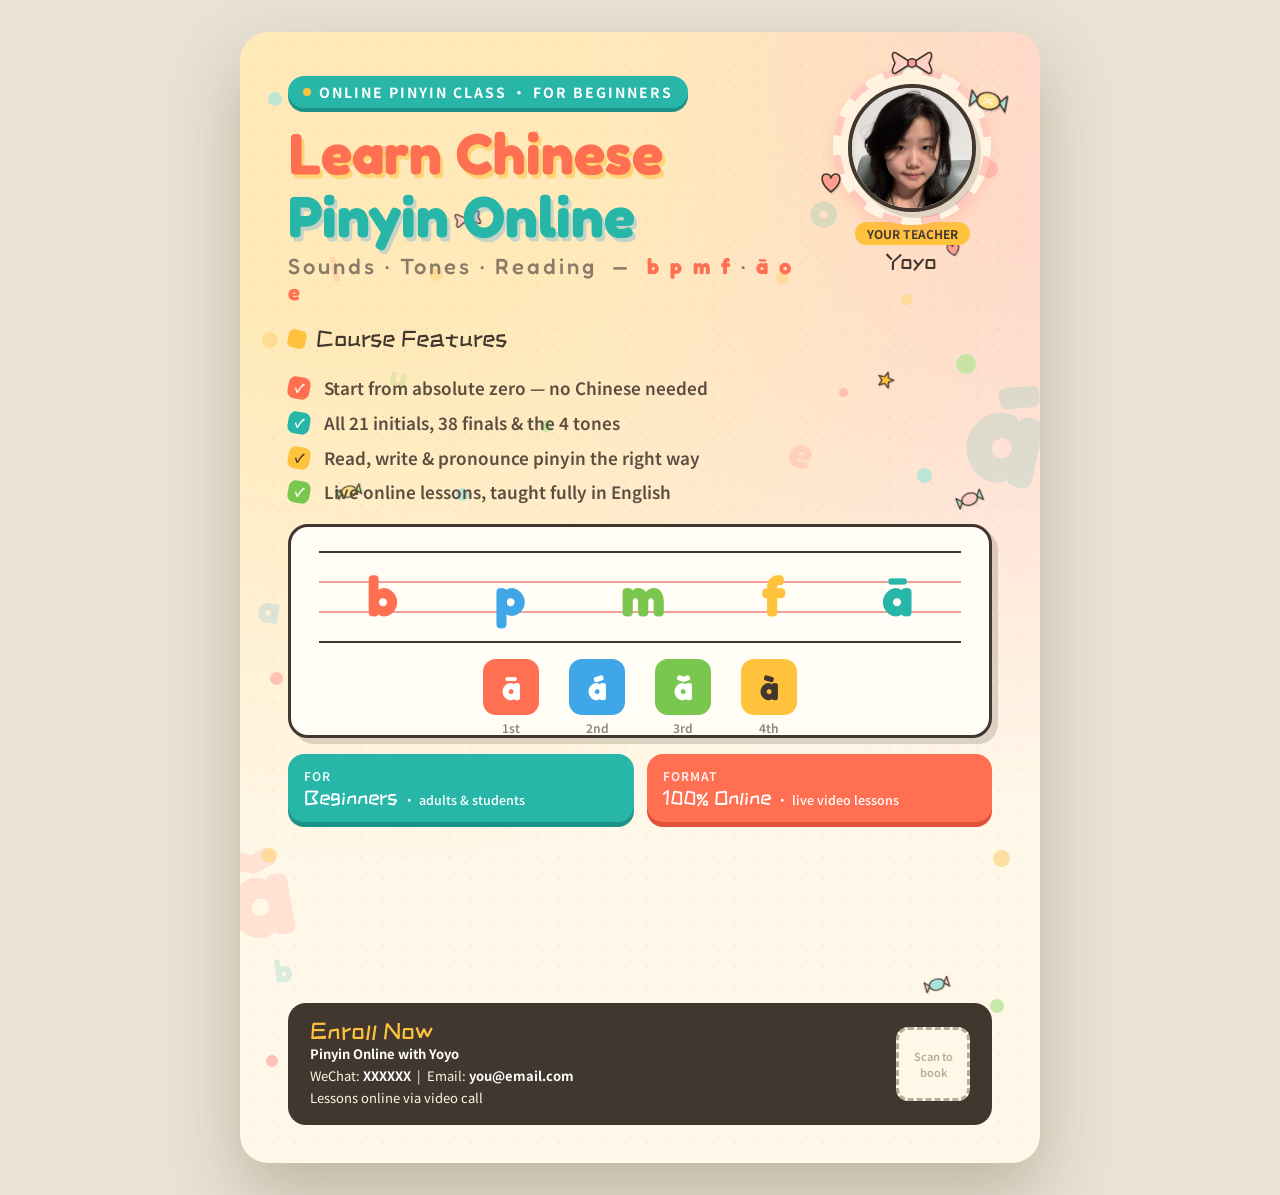
<file: Poster第一版.html>
<!DOCTYPE html>
<html lang="en">
<head>
<meta charset="UTF-8">
<meta name="viewport" content="width=device-width, initial-scale=1.0">
<title>Learn Chinese Pinyin · Online with Yoyo</title>
<link rel="preconnect" href="https://fonts.googleapis.com">
<link rel="preconnect" href="https://fonts.gstatic.com" crossorigin>
<link href="https://fonts.googleapis.com/css2?family=ZCOOL+KuaiLe&family=Fredoka:wght@400;500;600;700&family=Noto+Sans+SC:wght@400;500;700;900&display=swap" rel="stylesheet">
<style>
  :root{
    --cream:#FFF7E8;--paper:#FFFDF6;--ink:#41372E;
    --coral:#FF6F52;--teal:#27B6A8;--sun:#FFC23C;--grass:#7AC74F;--sky:#3FA7E8;
    --line-red:#F2A09A;
  }
  *{margin:0;padding:0;box-sizing:border-box;}
  body{background:#e9e3d5;font-family:"Noto Sans SC",sans-serif;color:var(--ink);
    display:flex;justify-content:center;padding:32px 16px;-webkit-font-smoothing:antialiased;}

  .poster{position:relative;width:800px;aspect-ratio:1/1.414;
    background:radial-gradient(circle at 15% 8%,#FFE9B8 0 18%,transparent 60%),
      radial-gradient(circle at 92% 4%,#FFD7CC 0 14%,transparent 55%),var(--cream);
    border-radius:28px;overflow:hidden;box-shadow:0 30px 70px rgba(80,60,30,.28);
    padding:44px 48px 38px;display:flex;flex-direction:column;}
  .poster::before{content:"";position:absolute;inset:0;
    background-image:radial-gradient(rgba(0,0,0,.04) 1.4px,transparent 1.4px);
    background-size:22px 22px;pointer-events:none;}

  .float{position:absolute;font-family:"Fredoka",sans-serif;font-weight:700;
    opacity:.15;user-select:none;pointer-events:none;line-height:1;}
  .f1{top:330px;right:-6px;font-size:140px;color:var(--teal);transform:rotate(12deg);}
  .f2{bottom:210px;left:-14px;font-size:120px;color:var(--coral);transform:rotate(-10deg);}

  .inner{position:relative;z-index:2;display:flex;flex-direction:column;height:100%;}

  /* header: title left + teacher right */
  .header{display:flex;justify-content:space-between;align-items:flex-start;gap:18px;}
  .htext{flex:1;}
  .eyebrow{display:inline-flex;align-items:center;gap:8px;background:var(--teal);color:#fff;
    font-weight:700;font-size:14px;letter-spacing:2px;padding:6px 15px;border-radius:999px;
    box-shadow:0 4px 0 #1d9387;}
  .eyebrow .dot{width:8px;height:8px;border-radius:50%;background:var(--sun);}
  h1{font-family:"ZCOOL KuaiLe",cursive;font-size:64px;line-height:1.05;margin-top:14px;
    color:var(--coral);letter-spacing:1px;text-shadow:3px 4px 0 rgba(255,194,60,.55);}
  h1 .alt{color:var(--teal);text-shadow:3px 4px 0 rgba(63,167,232,.30);}
  .subtitle{font-family:"Fredoka",sans-serif;font-size:22px;font-weight:500;color:#8a7a68;
    margin-top:6px;letter-spacing:3px;}
  .subtitle b{color:var(--coral);}

  /* teacher card */
  .teacher{flex:none;width:160px;text-align:center;padding-top:8px;position:relative;}
  .avatar{position:relative;z-index:2;width:128px;height:128px;border-radius:50%;margin:0 auto;
    border:4px solid var(--ink);background:#FFE9D9;box-shadow:5px 6px 0 rgba(65,55,46,.16);
    display:flex;align-items:center;justify-content:center;overflow:hidden;}
  /* candy / cream charms around the avatar */
  .candy-ring{position:absolute;z-index:1;top:-9px;left:50%;transform:translateX(-50%);
    width:158px;height:158px;border-radius:50%;
    background:repeating-conic-gradient(from 8deg,#FFC9BE 0deg 15deg,#FFF3E2 15deg 30deg);
    box-shadow:0 5px 14px rgba(255,160,140,.35);}
  .candy-ring::after{content:"";position:absolute;inset:7px;border-radius:50%;background:#FFF1DE;}
  .charm{position:absolute;z-index:4;filter:drop-shadow(1px 2px 0 rgba(65,55,46,.12));}
  .charm-bow{top:-26px;left:50%;transform:translateX(-50%);}
  .charm-candy{top:14px;right:-16px;transform:rotate(10deg);}
  .charm-heart{top:94px;left:-14px;}
  .charm-star{top:4px;left:-10px;}
  /* polka dots in empty areas */
  .pdot{position:absolute;z-index:1;border-radius:50%;opacity:.78;}
  .cfetti{position:absolute;z-index:1;filter:drop-shadow(1px 1px 0 rgba(65,55,46,.1));}
  .cletter{position:absolute;z-index:1;font-family:"Fredoka",sans-serif;font-weight:700;line-height:1;opacity:.17;user-select:none;pointer-events:none;}
  .avatar.ph{border-style:dashed;border-color:#cdbfa9;background:#FBF3E4;
    color:#b29c7e;font-size:13px;font-weight:600;line-height:1.5;}
  .avatar img{width:100%;height:100%;object-fit:cover;}
  .t-tag{display:inline-block;margin-top:10px;background:var(--sun);color:var(--ink);
    font-weight:700;font-size:12px;padding:3px 12px;border-radius:999px;}
  .t-name{font-family:"ZCOOL KuaiLe",cursive;font-size:22px;margin-top:6px;color:var(--ink);}
  .t-cred{font-size:11.5px;color:#8a7a68;margin-top:3px;line-height:1.5;}

  .lead{margin-top:16px;font-size:16.5px;font-weight:500;color:#6f6052;line-height:1.6;max-width:600px;}
  .blist{margin-top:14px;list-style:none;display:flex;flex-direction:column;gap:11px;}
  .blist li{position:relative;padding-left:36px;font-size:17px;font-weight:600;color:#5b4d40;line-height:1.4;}
  .blist li::before{content:"\2713";position:absolute;left:0;top:1px;width:22px;height:22px;border-radius:7px;
    transform:rotate(10deg);color:#fff;font-size:13px;font-weight:700;display:flex;align-items:center;justify-content:center;}
  .blist li:nth-child(1)::before{background:var(--coral);}
  .blist li:nth-child(2)::before{background:var(--teal);}
  .blist li:nth-child(3)::before{background:var(--sun);color:var(--ink);}
  .blist li:nth-child(4)::before{background:var(--grass);}

  .grid-card{margin-top:20px;background:var(--paper);border:3px solid var(--ink);
    border-radius:20px;padding:24px 28px 20px;box-shadow:6px 6px 0 rgba(65,55,46,.18);}
  .grid-row{position:relative;height:92px;display:flex;align-items:center;justify-content:space-around;
    background:linear-gradient(var(--ink),var(--ink)) 0 0/100% 2px no-repeat,
      linear-gradient(var(--line-red),var(--line-red)) 0 33.33%/100% 2px no-repeat,
      linear-gradient(var(--line-red),var(--line-red)) 0 66.66%/100% 2px no-repeat,
      linear-gradient(var(--ink),var(--ink)) 0 100%/100% 2px no-repeat;}
  .glyph{font-family:"Fredoka",sans-serif;font-weight:700;font-size:56px;line-height:1;transform:translateY(-2px);}
  .g1{color:var(--coral);}.g2{color:var(--sky);}.g3{color:var(--grass);}.g4{color:var(--sun);}.g5{color:var(--teal);}
  .tones{display:flex;justify-content:center;gap:30px;margin-top:16px;}
  .tone{font-family:"Fredoka",sans-serif;font-weight:700;font-size:34px;width:56px;height:56px;
    border-radius:13px;display:flex;align-items:center;justify-content:center;color:#fff;position:relative;}
  .tone span{font-size:12px;font-weight:600;position:absolute;top:60px;color:var(--ink);opacity:.6;font-family:"Noto Sans SC";}
  .t1{background:var(--coral);}.t2{background:var(--sky);}.t3{background:var(--grass);}.t4{background:var(--sun);color:var(--ink);}

  .sec-label{font-family:"ZCOOL KuaiLe",cursive;font-size:23px;color:var(--ink);
    margin:22px 0 12px;display:flex;align-items:center;gap:10px;}
  .sec-label::before{content:"";width:18px;height:18px;border-radius:5px;background:var(--sun);transform:rotate(12deg);}

  .features{display:grid;grid-template-columns:1fr 1fr;gap:13px;}
  .feat{background:var(--paper);border:2.5px solid var(--ink);border-radius:16px;padding:13px 15px;
    display:flex;gap:12px;align-items:center;box-shadow:4px 4px 0 rgba(65,55,46,.14);}
  .feat .icon{flex:none;width:42px;height:42px;border-radius:12px;display:flex;align-items:center;justify-content:center;font-size:23px;}
  .feat:nth-child(1) .icon{background:#FFE2DB;}.feat:nth-child(2) .icon{background:#D7F1EE;}
  .feat:nth-child(3) .icon{background:#E7F4D6;}.feat:nth-child(4) .icon{background:#FFF0CC;}
  .feat .ft{font-weight:700;font-size:16px;}.feat .fd{font-size:12px;color:#8a7a68;margin-top:2px;line-height:1.4;}

  .info{margin-top:16px;display:flex;gap:13px;}
  .info .chip{flex:1;border-radius:16px;padding:13px 16px;color:#fff;}
  .chip.who{background:var(--teal);box-shadow:0 5px 0 #1d9387;}
  .chip.when{background:var(--coral);box-shadow:0 5px 0 #e05238;}
  .chip .k{font-size:12px;font-weight:600;opacity:.92;letter-spacing:1px;}
  .chip .v{font-family:"ZCOOL KuaiLe",cursive;font-size:20px;margin-top:3px;}
  .chip .v small{font-size:12.5px;font-family:"Noto Sans SC";font-weight:500;}

  .signup{margin-top:auto;background:var(--ink);border-radius:18px;padding:16px 22px;
    display:flex;align-items:center;justify-content:space-between;gap:18px;color:var(--cream);}
  .signup .cta{font-family:"ZCOOL KuaiLe",cursive;font-size:24px;color:var(--sun);}
  .signup .contact{font-size:13px;line-height:1.7;}
  .signup .contact b{color:#fff;font-weight:700;}
  .qr{flex:none;width:74px;height:74px;border-radius:12px;background:var(--cream);
    display:flex;align-items:center;justify-content:center;color:#b9ad97;font-size:11px;
    text-align:center;font-weight:600;border:3px dashed #b9ad97;}

  @keyframes pop{0%{transform:translateY(14px) scale(.9);opacity:0}100%{transform:translateY(0) scale(1);opacity:1}}
  .anim{animation:pop .55s cubic-bezier(.22,1.2,.4,1) both;}
  .d1{animation-delay:.05s}.d2{animation-delay:.15s}.d3{animation-delay:.28s}
  .d4{animation-delay:.4s}.d5{animation-delay:.52s}.d6{animation-delay:.62s}
  .tones .tone{animation:pop .5s cubic-bezier(.22,1.3,.4,1) both;}
  .tones .tone:nth-child(1){animation-delay:.55s}.tones .tone:nth-child(2){animation-delay:.65s}
  .tones .tone:nth-child(3){animation-delay:.75s}.tones .tone:nth-child(4){animation-delay:.85s}
  @media (prefers-reduced-motion:reduce){.anim,.tones .tone{animation:none;}}
  @media (max-width:860px){.poster{width:100%;padding:6vw 6vw 5vw;}h1{font-size:9vw;}.header{flex-direction:column;}.teacher{width:100%;}}
</style>
</head>
<body>
  <div class="poster">
    <span class="float f1">á</span>
    <span class="float f2">ǎ</span>
    <!-- ====== 装饰区 / DECORATIONS ======
         每个 <span> 就是一颗装饰。移动：改 top / left（或 bottom / right）的 px 值。
         旋转：改 transform: rotate(__deg)。 大小：pdot 改 width/height；字母改 font-size。
         想加就复制一行改坐标，想删就整行删掉。 z-index:1 = 都在文字背后，不会挡字。 -->
    <span class="pdot" style="top:128px;right:42px;width:18px;height:18px;background:#FFB3A7;"></span>
    <span class="pdot" style="top:262px;right:128px;width:11px;height:11px;background:#FFD98A;"></span>
    <span class="pdot" style="top:322px;right:64px;width:20px;height:20px;background:#B7E59A;"></span>
    <span class="pdot" style="top:356px;right:192px;width:9px;height:9px;background:#FFB3A7;"></span>
    <span class="pdot" style="top:436px;right:108px;width:15px;height:15px;background:#A9E4DA;"></span>
    <span class="pdot" style="top:240px;right:252px;width:12px;height:12px;background:#FFD98A;"></span>
    <span class="pdot" style="bottom:296px;right:30px;width:17px;height:17px;background:#FFD98A;"></span>
    <span class="pdot" style="bottom:150px;right:36px;width:14px;height:14px;background:#B7E59A;"></span>
    <span class="cletter" style="top:152px;right:204px;font-size:50px;color:#27B6A8;transform:rotate(-14deg);">o</span>
    <span class="cletter" style="top:398px;right:226px;font-size:44px;color:#FF6F52;transform:rotate(15deg);">e</span>
    <span class="cletter" style="top:58px;right:138px;font-size:38px;color:#FFC23C;transform:rotate(-9deg);">ā</span>
    <span class="cfetti" style="top:206px;right:78px;transform:rotate(-12deg);"><svg width="17" height="16" viewBox="0 0 26 24" xmlns="http://www.w3.org/2000/svg"><path d="M13 22 C1 13 3 4 8 4 Q12 4 13 8 Q14 4 18 4 C23 4 25 13 13 22 Z" fill="#FF9E90" stroke="#41372E" stroke-width="1.8" stroke-linejoin="round"/></svg></span>
    <span class="cfetti" style="top:338px;right:146px;transform:rotate(18deg);"><svg width="18" height="18" viewBox="0 0 22 22" xmlns="http://www.w3.org/2000/svg"><path d="M11 1 L13.6 7.6 L20.5 8 L15.2 12.5 L17 19.2 L11 15.3 L5 19.2 L6.8 12.5 L1.5 8 L8.4 7.6 Z" fill="#FFC23C" stroke="#41372E" stroke-width="1.6" stroke-linejoin="round"/></svg></span>
    <span class="cfetti" style="top:456px;right:56px;transform:rotate(-22deg);"><svg width="28" height="16" viewBox="0 0 40 22" xmlns="http://www.w3.org/2000/svg"><path d="M9 11 L2 3 L2 19 Z" fill="#A9E4DA" stroke="#41372E" stroke-width="1.8" stroke-linejoin="round"/><path d="M31 11 L38 3 L38 19 Z" fill="#A9E4DA" stroke="#41372E" stroke-width="1.8" stroke-linejoin="round"/><ellipse cx="20" cy="11" rx="11.5" ry="8.5" fill="#FFD0C6" stroke="#41372E" stroke-width="1.8"/></svg></span>
    <span class="pdot" style="top:60px;left:28px;width:14px;height:14px;background:#A9E4DA;"></span>
    <span class="pdot" style="top:114px;left:138px;width:12px;height:12px;background:#FFB3A7;"></span>
    <span class="cfetti" style="top:176px;left:215px;transform:rotate(-10deg);"><svg width="26" height="16" viewBox="0 0 42 26" xmlns="http://www.w3.org/2000/svg"><path d="M21 13 L5 3 Q1 1 1.5 7 L4 13 L1.5 19 Q1 25 5 23 Z" fill="#FFD0C6" stroke="#41372E" stroke-width="2" stroke-linejoin="round"/><path d="M21 13 L37 3 Q41 1 40.5 7 L38 13 L40.5 19 Q41 25 37 23 Z" fill="#FFD0C6" stroke="#41372E" stroke-width="2" stroke-linejoin="round"/><circle cx="21" cy="13" r="4.2" fill="#FF9E90" stroke="#41372E" stroke-width="2"/></svg></span>
    <span class="cletter" style="top:220px;left:90px;font-size:34px;color:#FF6F52;transform:rotate(-12deg);">i</span>
    <span class="pdot" style="top:236px;left:190px;width:13px;height:13px;background:#FFD98A;"></span>
    <span class="pdot" style="top:300px;left:22px;width:16px;height:16px;background:#FFD98A;"></span>
    <span class="cletter" style="top:330px;left:150px;font-size:30px;color:#7AC74F;transform:rotate(12deg);">u</span>
    <span class="pdot" style="top:388px;left:300px;width:12px;height:12px;background:#B7E59A;"></span>
    <span class="cfetti" style="top:448px;left:96px;transform:rotate(-14deg);"><svg width="26" height="15" viewBox="0 0 40 22" xmlns="http://www.w3.org/2000/svg"><path d="M9 11 L2 3 L2 19 Z" fill="#B7E59A" stroke="#41372E" stroke-width="1.8" stroke-linejoin="round"/><path d="M31 11 L38 3 L38 19 Z" fill="#B7E59A" stroke="#41372E" stroke-width="1.8" stroke-linejoin="round"/><ellipse cx="20" cy="11" rx="11.5" ry="8.5" fill="#FFE08A" stroke="#41372E" stroke-width="1.8"/></svg></span>
    <span class="pdot" style="top:456px;left:216px;width:13px;height:13px;background:#A9E4DA;"></span>
    <span class="cletter" style="top:556px;left:18px;font-size:40px;color:#3FA7E8;transform:rotate(9deg);">a</span>
    <span class="pdot" style="top:640px;left:30px;width:13px;height:13px;background:#FFB3A7;"></span>
    <span class="pdot" style="bottom:300px;left:22px;width:15px;height:15px;background:#FFD98A;"></span>
    <span class="cletter" style="bottom:176px;left:34px;font-size:32px;color:#27B6A8;transform:rotate(-8deg);">b</span>
    <span class="pdot" style="bottom:96px;left:26px;width:12px;height:12px;background:#FFB3A7;"></span>
    <span class="cfetti" style="bottom:166px;right:90px;transform:rotate(-16deg);"><svg width="26" height="15" viewBox="0 0 40 22" xmlns="http://www.w3.org/2000/svg"><path d="M9 11 L2 3 L2 19 Z" fill="#FFD0C6" stroke="#41372E" stroke-width="1.8" stroke-linejoin="round"/><path d="M31 11 L38 3 L38 19 Z" fill="#FFD0C6" stroke="#41372E" stroke-width="1.8" stroke-linejoin="round"/><ellipse cx="20" cy="11" rx="11.5" ry="8.5" fill="#A9E4DA" stroke="#41372E" stroke-width="1.8"/></svg></span>
    <div class="inner">
      <div class="header">
        <div class="htext">
          <span class="eyebrow anim d1"><span class="dot"></span>ONLINE PINYIN CLASS · FOR BEGINNERS</span>
          <h1 class="anim d2" style="font-family:'Fredoka',sans-serif;font-weight:700;font-size:58px;letter-spacing:0;line-height:1.08;">Learn Chinese<br><span class="alt">Pinyin Online</span></h1>
          <div class="subtitle anim d2">Sounds &middot; Tones &middot; Reading &nbsp;—&nbsp; <b>b p m f</b> &middot; <b>&#257; o e</b></div>
        </div>
        <div class="teacher anim d2">
          <span class="candy-ring"></span>
          <span class="charm charm-bow"><svg width="42" height="26" viewBox="0 0 42 26" xmlns="http://www.w3.org/2000/svg"><path d="M21 13 L5 3 Q1 1 1.5 7 L4 13 L1.5 19 Q1 25 5 23 Z" fill="#FFD0C6" stroke="#41372E" stroke-width="1.6" stroke-linejoin="round"/><path d="M21 13 L37 3 Q41 1 40.5 7 L38 13 L40.5 19 Q41 25 37 23 Z" fill="#FFD0C6" stroke="#41372E" stroke-width="1.6" stroke-linejoin="round"/><circle cx="21" cy="13" r="4.2" fill="#FF9E90" stroke="#41372E" stroke-width="1.6"/></svg></span>
          <span class="charm charm-candy"><svg width="40" height="22" viewBox="0 0 40 22" xmlns="http://www.w3.org/2000/svg"><path d="M9 11 L2 3 L2 19 Z" fill="#A9E4DA" stroke="#41372E" stroke-width="1.6" stroke-linejoin="round"/><path d="M31 11 L38 3 L38 19 Z" fill="#A9E4DA" stroke="#41372E" stroke-width="1.6" stroke-linejoin="round"/><ellipse cx="20" cy="11" rx="11.5" ry="8.5" fill="#FFE08A" stroke="#41372E" stroke-width="1.6"/><path d="M15 8 Q20 12 25 8 M15 14 Q20 10 25 14" stroke="#fff" stroke-width="1.4" fill="none" opacity=".75"/></svg></span>
          <span class="charm charm-heart"><svg width="26" height="24" viewBox="0 0 26 24" xmlns="http://www.w3.org/2000/svg"><path d="M13 22 C1 13 3 4 8 4 Q12 4 13 8 Q14 4 18 4 C23 4 25 13 13 22 Z" fill="#FF9E90" stroke="#41372E" stroke-width="1.6" stroke-linejoin="round"/></svg></span>
          <div class="avatar"><img src="[data-uri]" alt="Yoyo"></div>
          <div class="t-tag">YOUR TEACHER</div>
          <div class="t-name">Yoyo</div>
        </div>
      </div>

      <div class="sec-label anim d3">Course Features</div>
      <ul class="blist anim d3">
        <li>Start from absolute zero — no Chinese needed</li>
        <li>All 21 initials, 38 finals &amp; the 4 tones</li>
        <li>Read, write &amp; pronounce pinyin the right way</li>
        <li>Live online lessons, taught fully in English</li>
      </ul>

      <div class="grid-card anim d4">
        <div class="grid-row">
          <span class="glyph g1">b</span><span class="glyph g2">p</span>
          <span class="glyph g3">m</span><span class="glyph g4">f</span><span class="glyph g5">&#257;</span>
        </div>
        <div class="tones">
          <div class="tone t1">&#257;<span>1st</span></div>
          <div class="tone t2">&#225;<span>2nd</span></div>
          <div class="tone t3">&#462;<span>3rd</span></div>
          <div class="tone t4">&#224;<span>4th</span></div>
        </div>
      </div>

      <div class="info anim d6">
        <div class="chip who"><div class="k">FOR</div><div class="v">Beginners <small>· adults &amp; students</small></div></div>
        <div class="chip when"><div class="k">FORMAT</div><div class="v">100% Online <small>· live video lessons</small></div></div>
      </div>

      <div class="signup anim d6">
        <div>
          <div class="cta">Enroll Now</div>
          <div class="contact">
            <b>Pinyin Online with Yoyo</b><br>
            WeChat: <b>XXXXXX</b> &nbsp;|&nbsp; Email: <b>you@email.com</b><br>
            Lessons online via video call
          </div>
        </div>
        <div class="qr">Scan to<br>book</div>
      </div>
    </div>
  </div>
</body>
</html>
</file>
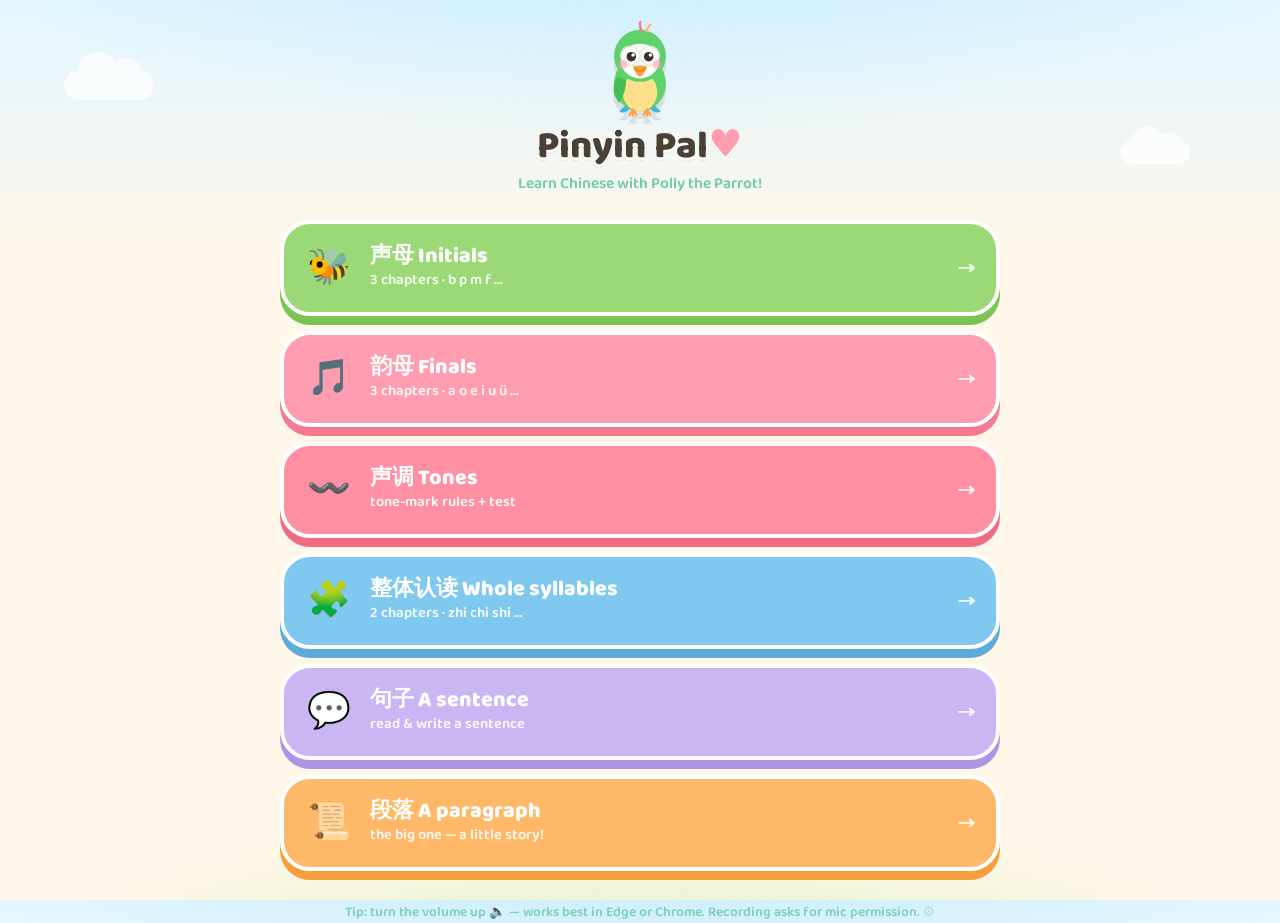
<file: 第一版.html>
<!DOCTYPE html>
<html lang="en">
<head>
<meta charset="UTF-8" />
<meta name="viewport" content="width=device-width, initial-scale=1.0" />
<title>Pinyin Pal</title>
<link rel="preconnect" href="https://fonts.googleapis.com" />
<link rel="preconnect" href="https://fonts.gstatic.com" crossorigin />
<link href="https://fonts.googleapis.com/css2?family=Baloo+2:wght@500;600;700;800&display=swap" rel="stylesheet" />
<style>
  :root {
    --cream:#FFF7E9; --cream-2:#FFEFD6; --ink:#5A4A3F; --panda:#4A4036;
    --leaf:#9BD976; --leaf-soft:#C6EFA6; --leaf-d:#79c455;
    --sky:#BFE9FF; --sky-soft:#E3F6FF;
    --berry:#FF9DB0; --berry-d:#F47A93;
    --tang:#FFB867; --tang-d:#F59E3D;
    --grape:#C9B6F2; --grape-d:#AD96E0;
    --butter:#FFE08A; --butter-d:#F5C95A;
    --mint:#97E0C8; --mint-d:#6FCBAC;
    --rose:#FF8FA3; --rose-d:#EE6D85;
    --font:"Baloo 2","Comic Sans MS","Chalkboard SE",system-ui,sans-serif;
  }
  * { box-sizing:border-box; margin:0; padding:0; }
  html,body { height:100%; }
  body {
    font-family:var(--font); color:var(--ink);
    background:
      radial-gradient(140% 70% at 50% 120%, var(--leaf-soft) 0%, transparent 42%),
      radial-gradient(120% 60% at 50% -15%, var(--sky) 0%, transparent 50%),
      linear-gradient(180deg, var(--sky-soft) 0%, var(--cream) 30%, var(--cream) 100%);
    min-height:100%; display:flex; flex-direction:column; align-items:center;
    padding:16px 16px 60px; -webkit-tap-highlight-color:transparent; overflow-x:hidden; position:relative;
  }
  .cloud { position:fixed; background:#fff; border-radius:50px; opacity:.7; z-index:0; pointer-events:none; }
  .cloud::before,.cloud::after { content:""; position:absolute; background:#fff; border-radius:50%; }
  .cloud.a { width:90px; height:30px; top:70px; left:5%; animation:drift 26s linear infinite; }
  .cloud.b { width:70px; height:24px; top:140px; right:7%; animation:drift 34s linear infinite reverse; }
  .cloud.a::before { width:40px; height:40px; top:-18px; left:14px; }
  .cloud.a::after  { width:30px; height:30px; top:-12px; left:48px; }
  .cloud.b::before { width:32px; height:32px; top:-14px; left:12px; }
  .cloud.b::after  { width:24px; height:24px; top:-8px; left:38px; }
  @keyframes drift { from{transform:translateX(0);} to{transform:translateX(20px);} }

  .app { width:100%; max-width:720px; position:relative; z-index:1; }

  header { text-align:center; margin-bottom:6px; }
  .mascot { width:104px; height:104px; filter:drop-shadow(0 8px 0 rgba(90,74,63,.12)); transition:transform .3s cubic-bezier(.34,1.56,.64,1); }
  .mascot.cheer { animation:cheer .7s ease; }
  @keyframes cheer { 0%,100%{transform:translateY(0) rotate(0) scale(1);} 30%{transform:translateY(-16px) rotate(-7deg) scale(1.05);} 60%{transform:translateY(-7px) rotate(7deg) scale(1.03);} }
  .titles h1 { font-size:2.4rem; font-weight:800; line-height:1; color:var(--panda); text-shadow:0 3px 0 #fff, 0 4px 0 rgba(90,74,63,.1); }
  .titles h1 .heart { color:var(--berry); display:inline-block; animation:beat 1.8s ease-in-out infinite; }
  @keyframes beat { 0%,100%{transform:scale(1);} 50%{transform:scale(1.18);} }
  .titles p { margin-top:5px; font-size:.98rem; font-weight:600; color:var(--mint-d); }

  .units { display:grid; grid-template-columns:1fr; gap:15px; margin-top:24px; }
  .unit { display:flex; align-items:center; gap:16px; text-align:left; font-family:var(--font); border:4px solid #fff; border-radius:30px; padding:16px 20px; cursor:pointer; color:#fff; box-shadow:0 9px 0 var(--c-dark,rgba(0,0,0,.15)); transition:transform .14s cubic-bezier(.34,1.56,.64,1), box-shadow .14s; }
  .unit:active { transform:translateY(5px); box-shadow:0 4px 0 var(--c-dark,rgba(0,0,0,.15)); }
  .unit .big { font-size:2.2rem; flex:none; width:50px; text-align:center; }
  .unit .txt h2 { font-size:1.35rem; font-weight:800; line-height:1.1; }
  .unit .txt span { font-size:.92rem; font-weight:600; opacity:.92; }
  .unit .arrow { margin-left:auto; font-size:1.7rem; opacity:.85; }
  .u-leaf{background:var(--leaf);--c-dark:var(--leaf-d);} .u-berry{background:var(--berry);--c-dark:var(--berry-d);}
  .u-rose{background:var(--rose);--c-dark:var(--rose-d);} .u-sky{background:#7FC8EF;--c-dark:#5BACD8;}
  .u-grape{background:var(--grape);--c-dark:var(--grape-d);} .u-tang{background:var(--tang);--c-dark:var(--tang-d);}

  .topbar { display:flex; align-items:center; gap:12px; margin:6px 0 16px; flex-wrap:wrap; }
  .back { font-family:var(--font); font-size:1.05rem; font-weight:700; color:var(--panda); background:#fff; border:none; border-radius:18px; padding:9px 16px; cursor:pointer; box-shadow:0 5px 0 rgba(90,74,63,.1); }
  .back:active { transform:translateY(2px); }
  .topbar h2 { font-size:1.3rem; font-weight:800; color:var(--panda); }

  .chapters { display:grid; gap:14px; }
  .chapter { display:flex; align-items:center; gap:14px; font-family:var(--font); text-align:left; background:#fff; border:4px solid var(--leaf-soft); border-radius:26px; padding:16px 18px; cursor:pointer; box-shadow:0 8px 0 rgba(90,74,63,.1); transition:transform .14s, box-shadow .14s; }
  .chapter:active { transform:translateY(4px); box-shadow:0 4px 0 rgba(90,74,63,.1); }
  .chapter .num { flex:none; width:42px; height:42px; border-radius:50%; background:var(--leaf); color:#fff; display:flex; align-items:center; justify-content:center; font-size:1.3rem; font-weight:800; }
  .chapter .ctxt h3 { font-size:1.2rem; font-weight:800; color:var(--panda); }
  .chapter .ctxt span { font-size:.9rem; font-weight:600; color:var(--mint-d); }
  .chapter .go { margin-left:auto; font-size:1.4rem; color:var(--leaf-d); }
  .chapter.test { border-color:var(--butter-d); } .chapter.test .num { background:var(--tang); } .chapter.test .go { color:var(--tang-d); }
  .chapter.bigtest { border-color:var(--rose-d); background:#FFF1F4; } .chapter.bigtest .num { background:var(--rose-d); } .chapter.bigtest .go { color:var(--rose-d); }

  .rhyme { background:#FFF3D6; border:3px dashed var(--butter-d); border-radius:24px; padding:16px 18px; margin-bottom:16px; text-align:center; color:var(--tang-d); font-weight:700; }
  .rhyme .rt { font-size:1.05rem; margin-bottom:6px; }
  .rhyme .rb { font-size:1.25rem; color:var(--panda); white-space:pre-line; line-height:1.5; }
  .rhyme .play-rhyme { margin-top:10px; font-family:var(--font); font-weight:700; font-size:1rem; color:#fff; background:var(--tang); border:none; border-radius:16px; padding:8px 18px; cursor:pointer; box-shadow:0 4px 0 var(--tang-d); }
  .rhyme .play-rhyme:active { transform:translateY(2px); }

  .strip { display:flex; gap:10px; overflow-x:auto; padding:6px 2px 14px; }
  .chip { flex:none; font-family:var(--font); font-size:1.25rem; font-weight:700; color:var(--panda); background:#fff; border:3px solid var(--leaf-soft); border-radius:18px; padding:9px 15px; cursor:pointer; transition:transform .1s, background .2s, border-color .2s; }
  .chip.active { background:var(--leaf); color:#fff; border-color:var(--leaf-d); }
  .chip:active { transform:translateY(2px); }

  .learn-card { background:#fff; border:4px solid var(--leaf-soft); border-radius:36px; padding:22px 18px 26px; box-shadow:0 10px 0 rgba(90,74,63,.1); text-align:center; margin-bottom:16px; }
  .display { font-size:4.6rem; font-weight:800; color:var(--leaf-d); line-height:1; margin-bottom:4px; }
  .sub-char { font-size:1.15rem; font-weight:600; color:var(--mint-d); margin-bottom:16px; }
  .listen { font-family:var(--font); font-size:1.3rem; font-weight:800; color:#fff; background:var(--tang); border:none; border-radius:22px; padding:15px 28px; cursor:pointer; box-shadow:0 6px 0 var(--tang-d); transition:transform .1s; }
  .listen:active { transform:translateY(3px); box-shadow:0 3px 0 var(--tang-d); }

  .rec-row { display:flex; gap:10px; justify-content:center; margin-top:14px; flex-wrap:wrap; }
  .rec-btn { font-family:var(--font); font-size:1.05rem; font-weight:700; border:none; border-radius:18px; padding:12px 18px; cursor:pointer; transition:transform .1s; }
  .rec-btn:active { transform:translateY(2px); }
  .rec-start { background:var(--berry); color:#fff; box-shadow:0 5px 0 var(--berry-d); }
  .rec-stop  { background:var(--rose-d); color:#fff; box-shadow:0 5px 0 #c8536b; }
  .rec-play  { background:var(--mint); color:#fff; box-shadow:0 5px 0 var(--mint-d); }
  .rec-btn:disabled { opacity:.4; }
  .rec-hint { font-size:.85rem; color:var(--mint-d); font-weight:600; margin-top:8px; }

  .rule { background:#fff; border:4px solid var(--rose); border-radius:30px; padding:20px; box-shadow:0 9px 0 rgba(90,74,63,.1); margin-bottom:16px; text-align:center; }
  .rule h3 { font-size:1.25rem; color:var(--rose-d); margin-bottom:10px; }
  .rule .order { font-size:2.1rem; font-weight:800; color:var(--panda); letter-spacing:6px; margin:6px 0 12px; }
  .rule .order b { color:var(--rose-d); }
  .rule p { font-size:1.02rem; font-weight:600; color:var(--ink); line-height:1.5; }
  .rule .demo { display:inline-flex; gap:8px; margin-top:12px; flex-wrap:wrap; justify-content:center; }
  .rule .demo button { font-family:var(--font); font-size:1.4rem; font-weight:800; color:#fff; background:var(--rose); border:none; border-radius:16px; padding:8px 14px; cursor:pointer; box-shadow:0 4px 0 var(--rose-d); }
  .rule .demo button:active { transform:translateY(2px); }
  .rule-test { text-align:center; margin-top:6px; }

  .write { background:#fff; border:4px solid var(--sky); border-radius:36px; padding:18px; box-shadow:0 10px 0 rgba(90,74,63,.1); }
  .write .wlabel { font-size:1.05rem; font-weight:700; color:#5BACD8; margin-bottom:10px; display:flex; align-items:center; gap:8px; }
  .canvas-wrap { position:relative; border-radius:22px; overflow:hidden; background:#FBFEFF; border:2px dashed var(--sky); }
  canvas { display:block; width:100%; height:160px; touch-action:none; cursor:crosshair; }
  .wbtns { display:flex; gap:10px; margin-top:12px; }
  .wbtn { flex:1; font-family:var(--font); font-size:1rem; font-weight:700; border:none; border-radius:16px; padding:11px; cursor:pointer; }
  .wbtn.demo { background:var(--butter); color:var(--panda); box-shadow:0 4px 0 var(--butter-d); }
  .wbtn.clear { background:var(--sky-soft); color:#5BACD8; }
  .wbtn.check { background:var(--leaf); color:#fff; box-shadow:0 4px 0 var(--leaf-d); }
  .wbtn:active { transform:translateY(2px); }
  .wdone { text-align:center; margin-top:10px; font-size:1.1rem; font-weight:800; color:var(--leaf-d); min-height:24px; }

  .nav { display:flex; gap:12px; margin-top:16px; }
  .nav button { flex:1; font-family:var(--font); font-size:1.1rem; font-weight:700; color:var(--panda); background:#fff; border:none; border-radius:20px; padding:13px; cursor:pointer; box-shadow:0 6px 0 rgba(90,74,63,.1); }
  .nav button:active { transform:translateY(3px); box-shadow:0 3px 0 rgba(90,74,63,.1); }
  .nav button:disabled { opacity:.4; }

  .text-card { background:#fff; border:4px solid var(--grape); border-radius:36px; padding:22px 16px; box-shadow:0 10px 0 rgba(90,74,63,.1); margin-bottom:16px; }
  .line { display:flex; flex-wrap:wrap; justify-content:center; gap:6px 12px; margin-bottom:14px; }
  .line:last-child { margin-bottom:0; }
  .word { text-align:center; cursor:pointer; padding:6px 8px; border-radius:14px; transition:background .2s; }
  .word.on { background:var(--butter); }
  .word .py { display:block; font-size:1.05rem; font-weight:700; color:var(--grape-d); }
  .word .han { display:block; font-size:1.9rem; font-weight:700; color:var(--panda); }
  .readall { display:block; margin:0 auto; font-family:var(--font); font-size:1.3rem; font-weight:800; color:#fff; background:var(--grape-d); border:none; border-radius:24px; padding:13px 28px; cursor:pointer; box-shadow:0 6px 0 #8367C7; }
  .readall:active { transform:translateY(3px); box-shadow:0 3px 0 #8367C7; }

  /* quiz */
  .quiz { background:#fff; border:4px solid var(--butter-d); border-radius:36px; padding:22px 18px; box-shadow:0 10px 0 rgba(90,74,63,.1); text-align:center; }
  .q-top { display:flex; align-items:center; gap:12px; margin-bottom:14px; }
  .q-bar { flex:1; height:14px; background:var(--cream-2); border-radius:10px; overflow:hidden; }
  .q-bar > div { height:100%; width:0%; background:var(--leaf); border-radius:10px; transition:width .3s ease; }
  .q-hearts { font-size:1.1rem; }
  .q-type { font-size:1rem; font-weight:700; color:var(--tang-d); margin-bottom:6px; }
  .q-prompt { font-size:1.15rem; font-weight:700; color:var(--panda); margin-bottom:14px; }
  .q-big { font-size:3rem; font-weight:800; color:var(--grape-d); margin:6px 0 14px; letter-spacing:4px; }
  .q-opts { display:grid; grid-template-columns:repeat(2,1fr); gap:14px; margin-top:8px; }
  .q-opts.three { grid-template-columns:repeat(3,1fr); }
  .q-opt { font-family:var(--font); font-size:1.8rem; font-weight:800; color:var(--panda); background:var(--cream); border:4px solid var(--leaf-soft); border-radius:24px; padding:18px 8px; cursor:pointer; transition:transform .1s, background .2s, border-color .2s; }
  .q-opt:active { transform:translateY(2px); }
  .q-opt.right { background:var(--leaf); color:#fff; border-color:var(--leaf-d); }
  .q-opt.wrong { background:#FFE3E8; border-color:var(--berry); }
  .q-feedback { min-height:28px; margin-top:14px; font-size:1.2rem; font-weight:800; }
  .q-feedback.good { color:var(--leaf-d); } .q-feedback.bad { color:var(--berry-d); }
  .q-result { font-size:1.4rem; font-weight:800; color:var(--panda); }
  .q-result .big { font-size:3rem; display:block; margin:10px 0; }
  .q-cont { margin-top:14px; }

  .hidden { display:none !important; }
  footer { margin-top:30px; font-size:.86rem; color:var(--mint-d); text-align:center; opacity:.85; font-weight:600; }
  @media (max-width:420px){ .titles h1{font-size:2rem;} .display{font-size:3.8rem;} .mascot{width:90px;height:90px;} .unit .txt h2{font-size:1.15rem;} }
</style>
</head>
<body>
<div class="cloud a"></div><div class="cloud b"></div>

<div class="app">
  <header>
    <svg class="mascot" id="mascot" viewBox="0 0 120 120" aria-hidden="true">
      <path d="M58 96 Q44 116 36 110 Q46 102 50 90 Z" fill="#3FB6E0"/>
      <path d="M62 96 Q76 116 84 110 Q74 102 70 90 Z" fill="#3FB6E0"/>
      <ellipse cx="60" cy="78" rx="30" ry="32" fill="#5FD16A"/>
      <ellipse cx="60" cy="88" rx="20" ry="22" fill="#FFE08A"/>
      <path d="M34 70 Q24 86 36 100 Q44 88 44 74 Z" fill="#46BE54"/>
      <circle cx="60" cy="46" r="30" fill="#5FD16A"/>
      <path d="M60 17 Q56 4 62 6 Q60 12 64 18 Z" fill="#FF7A8A"/>
      <path d="M66 18 Q70 6 74 10 Q68 14 70 20 Z" fill="#FFB867"/>
      <ellipse cx="60" cy="52" rx="22" ry="20" fill="#FFFDF8"/>
      <circle cx="49" cy="46" r="11" fill="#fff" stroke="#E7EFD9" stroke-width="2"/>
      <circle cx="71" cy="46" r="11" fill="#fff" stroke="#E7EFD9" stroke-width="2"/>
      <g class="eyes">
        <circle cx="50" cy="47" r="5.5" fill="#3A3228"/><circle cx="70" cy="47" r="5.5" fill="#3A3228"/>
        <circle cx="52" cy="45" r="2" fill="#fff"/><circle cx="72" cy="45" r="2" fill="#fff"/>
      </g>
      <path d="M52 58 Q60 56 68 58 Q64 70 60 70 Q56 70 52 58 Z" fill="#FF9F40"/>
      <path d="M53 60 Q60 68 67 60" stroke="#E2832B" stroke-width="1.6" fill="none"/>
      <circle cx="40" cy="56" r="5.5" fill="#FF9DB0" opacity=".55"/>
      <circle cx="80" cy="56" r="5.5" fill="#FF9DB0" opacity=".55"/>
      <path d="M52 108 l-4 6 M52 108 l0 7 M52 108 l4 6" stroke="#FF9F40" stroke-width="2.4" stroke-linecap="round"/>
      <path d="M68 108 l-4 6 M68 108 l0 7 M68 108 l4 6" stroke="#FF9F40" stroke-width="2.4" stroke-linecap="round"/>
    </svg>
    <div class="titles">
      <h1>Pinyin&nbsp;Pal<span class="heart"> ♥</span></h1>
      <p>Learn Chinese with Polly the Parrot!</p>
    </div>
  </header>

  <section id="home"><div class="units" id="unitList"></div></section>

  <section id="chapters" class="hidden">
    <div class="topbar"><button class="back" onclick="goHome()">← Back</button><h2 id="chaptersTitle"></h2></div>
    <div class="chapters" id="chapterList"></div>
  </section>

  <section id="detail" class="hidden">
    <div class="topbar"><button class="back" id="detailBack">← Back</button><h2 id="detailTitle"></h2></div>
    <div id="rhymeSlot"></div>
    <div class="strip" id="strip"></div>
    <div class="learn-card">
      <div class="display" id="display"></div>
      <div class="sub-char" id="subChar"></div>
      <button class="listen" onclick="speakCurrent()">🔊 Listen</button>
      <div class="rec-row">
        <button class="rec-btn rec-start" id="recStart" onclick="recStart()">🎤 Record me</button>
        <button class="rec-btn rec-stop" id="recStop" onclick="recStop()" disabled>⏹ Stop</button>
        <button class="rec-btn rec-play" id="recPlay" onclick="recPlay()" disabled>▶ My voice</button>
      </div>
      <div class="rec-hint" id="recHint">Tap “Record me”, say it out loud, then play it back!</div>
    </div>
    <div class="write">
      <div class="wlabel">✏️ Trace it!</div>
      <div class="canvas-wrap"><canvas id="pad"></canvas></div>
      <div class="wbtns">
        <button class="wbtn demo" onclick="demoTrace('pad')">👀 Show me</button>
        <button class="wbtn check" onclick="checkWrite()">✓ Check</button>
        <button class="wbtn clear" onclick="clearPad()">↺ Clear</button>
      </div>
      <div class="wdone" id="wdone"></div>
    </div>
    <div class="nav">
      <button id="prevBtn" onclick="step(-1)">← Prev</button>
      <button id="nextBtn" onclick="step(1)">Next →</button>
    </div>
  </section>

  <section id="rulesView" class="hidden">
    <div class="topbar"><button class="back" onclick="goHome()">← Back</button><h2>声调 Tones</h2></div>
    <div id="ruleRhyme"></div>
    <div class="rule">
      <h3>Rule 1 · 大哥到小弟 (who gets the mark)</h3>
      <div class="order"><b>a</b> &gt; <b>o</b> &gt; <b>e</b> &gt; i &gt; u &gt; ü</div>
      <p>If there's an <b>a</b>, it takes the mark. No a? then o or e. The big brothers go first.</p>
      <div class="demo"><button onclick="speak('好')">hǎo</button><button onclick="speak('飞')">fēi</button><button onclick="speak('走')">zǒu</button></div>
    </div>
    <div class="rule">
      <h3>Rule 2 · iu &amp; ui (mark the last one)</h3>
      <div class="order">i<b>ū</b> &nbsp;·&nbsp; u<b>ǐ</b></div>
      <p>When <b>i</b> and <b>u</b> are together, the mark goes on whichever comes <b>last</b>.</p>
      <div class="demo"><button onclick="speak('六')">liù</button><button onclick="speak('水')">shuǐ</button></div>
    </div>
    <div class="rule">
      <h3>Rule 3 · little ü</h3>
      <div class="order">n<b>ǚ</b> &nbsp;·&nbsp; l<b>ǜ</b></div>
      <p>The mark sits on top of <b>ü</b>. And after j q x y, ü drops its two dots → u.</p>
      <div class="demo"><button onclick="speak('女')">nǚ</button><button onclick="speak('绿')">lǜ</button></div>
    </div>
    <div class="rule rule-test">
      <h3>Ready? Take the tone test 🏆</h3>
      <button class="listen" onclick="startQuiz(UNITS.find(u=>u.id==='tones'), 'chapter')">Start test</button>
    </div>
  </section>

  <section id="textView" class="hidden">
    <div class="topbar"><button class="back" onclick="goHome()">← Back</button><h2 id="textTitle"></h2></div>
    <div id="textRhyme"></div>
    <div class="text-card" id="textBody"></div>
    <button class="readall" onclick="readAll()">▶ Read along</button>
    <div class="write" style="margin-top:16px;">
      <div class="wlabel">✏️ Write the pinyin!</div>
      <div class="canvas-wrap"><canvas id="pad2"></canvas></div>
      <div class="wbtns"><button class="wbtn clear" onclick="clearPad2()">↺ Clear</button></div>
    </div>
  </section>

  <section id="quizView" class="hidden">
    <div class="topbar"><button class="back" id="quizBack">← Back</button><h2 id="quizTitle">Test 🏆</h2></div>
    <div class="quiz" id="quizBody"></div>
  </section>

  <section id="recordView" class="hidden">
    <div class="topbar"><button class="back" onclick="goHome()">← Back</button><h2>✏️ Record stroke templates</h2></div>
    <div class="rhyme" style="background:#EAF6FF;border-color:#7FC8EF;color:#5BACD8">
      <div class="rb" style="font-size:1rem;color:#4A4036">Pick a letter, write it with the <b>correct stroke order</b> (lift your hand between strokes). Then Save. Export when done and send the file to merge into the app.</div>
    </div>
    <div class="strip" id="recStrip"></div>
    <div class="write">
      <div class="wlabel">Writing: <span id="recLetter" style="font-size:1.6rem;color:var(--panda);margin-left:8px"></span> <span id="recCount" style="margin-left:auto;color:var(--mint-d)"></span></div>
      <div class="canvas-wrap"><canvas id="recPad"></canvas></div>
      <div class="wbtns">
        <button class="wbtn demo" onclick="recReplay()">▶ Preview</button>
        <button class="wbtn check" onclick="recSave()">💾 Save letter</button>
        <button class="wbtn clear" onclick="recPadClear()">↺ Redo</button>
      </div>
      <div class="wdone" id="recMsg"></div>
    </div>
    <div class="nav">
      <button onclick="recExport()">⬇ Export all templates</button>
    </div>
  </section>

  <footer>Tip: turn the volume up 🔈 — works best in Edge or Chrome. Recording asks for mic permission. <span id="gear" style="cursor:pointer;opacity:.5" onclick="openRecord()">⚙️</span></footer>
</div>

<script>
/* ============ DATA ============ */
const mk = arr => arr.map(([s,c])=>({s,c}));
const INITIALS_1 = mk([["b","玻"],["p","坡"],["m","摸"],["f","佛"],["d","得"],["t","特"],["n","讷"],["l","勒"]]);
const INITIALS_2 = mk([["g","哥"],["k","科"],["h","喝"],["j","基"],["q","欺"],["x","希"]]);
const INITIALS_3 = mk([["zh","知"],["ch","蚩"],["sh","诗"],["r","日"],["z","资"],["c","雌"],["s","思"],["y","医"],["w","屋"]]);
const FINALS_1 = mk([["a","啊"],["o","喔"],["e","鹅"],["i","衣"],["u","乌"],["ü","鱼"]]);
const FINALS_2 = mk([["ai","哎"],["ei","诶"],["ui","威"],["ao","凹"],["ou","欧"],["iu","优"],["ie","耶"],["üe","约"],["er","儿"]]);
const FINALS_3 = mk([["an","安"],["en","恩"],["in","因"],["un","温"],["ang","昂"],["eng","鞥"],["ing","英"],["ong","轰"]]);
const WHOLE_1 = mk([["zhi","知"],["chi","吃"],["shi","是"],["ri","日"],["zi","字"],["ci","次"],["si","四"]]);
const WHOLE_2 = mk([["yi","一"],["wu","五"],["yu","鱼"],["ye","也"],["yue","月"],["yuan","元"],["yin","音"],["yun","云"],["ying","鹰"]]);

// tone-placement questions: syllable with letters, and index of letter that carries the mark
const TONE_Q = [
  {syl:"hao", c:"好", mark:1, letters:["h","a","o"]},       // a wins
  {syl:"fei", c:"飞", mark:2, letters:["f","e","i"]},       // e
  {syl:"zou", c:"走", mark:2, letters:["z","o","u"]},       // o
  {syl:"liu", c:"六", mark:2, letters:["l","i","u"]},       // iu -> u (last)
  {syl:"shui",c:"水", mark:3, letters:["s","h","u","i"]},   // ui -> i (last)
  {syl:"nv",  c:"女", mark:1, letters:["n","ü"]},           // ü
  {syl:"lv",  c:"绿", mark:1, letters:["l","ü"]},
  {syl:"xue", c:"学", mark:2, letters:["x","u","e"]},       // e
  {syl:"gui", c:"贵", mark:2, letters:["g","u","i"]},       // ui -> i
  {syl:"jiu", c:"九", mark:2, letters:["j","i","u"]}        // iu -> u
];

const SENTENCE = [
  {py:"wǒ",han:"我",c:"我"},{py:"shì",han:"是",c:"是"},{py:"xiǎo",han:"小",c:"小"},
  {py:"yīng",han:"鹦",c:"鹦"},{py:"wǔ",han:"鹉",c:"鹉"}
];
const PARAGRAPH = [
  [{py:"wǒ",han:"我",c:"我"},{py:"shì",han:"是",c:"是"},{py:"xiǎo",han:"小",c:"小"},{py:"yīng",han:"鹦",c:"鹦"},{py:"wǔ",han:"鹉",c:"鹉"}],
  [{py:"wǒ",han:"我",c:"我"},{py:"huì",han:"会",c:"会"},{py:"shuō",han:"说",c:"说"},{py:"huà",han:"话",c:"话"}],
  [{py:"wǒ",han:"我",c:"我"},{py:"men",han:"们",c:"们"},{py:"yì",han:"一",c:"一"},{py:"qǐ",han:"起",c:"起"},{py:"xué",han:"学",c:"学"},{py:"pīn",han:"拼",c:"拼"},{py:"yīn",han:"音",c:"音"}]
];

// fill later with real 儿歌. null = nothing shown.
const RHYMES = {
  "initials-0":null,"initials-1":null,"initials-2":null,
  "finals-0":null,"finals-1":null,"finals-2":null,
  "whole-0":null,"whole-1":null,"tones":null,"sentence":null,"paragraph":null
};

const UNITS = [
  { id:"initials", title:"声母 Initials", sub:"3 chapters · b p m f …", emoji:"🐝", cls:"u-leaf",
    chapters:[
      {name:"Chapter 1", desc:"b p m f d t n l", data:INITIALS_1},
      {name:"Chapter 2", desc:"g k h j q x",    data:INITIALS_2},
      {name:"Chapter 3", desc:"zh ch sh r z c s y w", data:INITIALS_3}
    ]},
  { id:"finals", title:"韵母 Finals", sub:"3 chapters · a o e i u ü …", emoji:"🎵", cls:"u-berry",
    chapters:[
      {name:"Chapter 1", desc:"single: a o e i u ü", data:FINALS_1},
      {name:"Chapter 2", desc:"ai ei ui ao ou iu …", data:FINALS_2},
      {name:"Chapter 3", desc:"an en in un ang …",  data:FINALS_3}
    ]},
  { id:"tones", title:"声调 Tones", sub:"tone-mark rules + test", emoji:"〰️", cls:"u-rose", special:"rules", toneQ:TONE_Q },
  { id:"whole", title:"整体认读 Whole syllables", sub:"2 chapters · zhi chi shi …", emoji:"🧩", cls:"u-sky",
    chapters:[
      {name:"Chapter 1", desc:"zhi chi shi ri zi ci si", data:WHOLE_1},
      {name:"Chapter 2", desc:"yi wu yu ye yue …", data:WHOLE_2}
    ]},
  { id:"sentence", title:"句子 A sentence", sub:"read & write a sentence", emoji:"💬", cls:"u-grape", special:"sentence" },
  { id:"paragraph", title:"段落 A paragraph", sub:"the big one — a little story!", emoji:"📜", cls:"u-tang", special:"paragraph" }
];

/* ============ SPEECH ============ */
let zhVoice=null;
function pickVoice(){ const v=speechSynthesis.getVoices(); zhVoice=v.find(x=>x.lang&&x.lang.toLowerCase().startsWith("zh"))||null; }
pickVoice();
if(typeof speechSynthesis!=="undefined") speechSynthesis.onvoiceschanged=pickVoice;
function speak(text){
  if(typeof speechSynthesis==="undefined") return null;
  speechSynthesis.cancel();
  const u=new SpeechSynthesisUtterance(text); u.lang="zh-CN"; if(zhVoice)u.voice=zhVoice; u.rate=.8;
  speechSynthesis.speak(u); return u;
}
function cheer(){ const m=document.getElementById("mascot"); m.classList.remove("cheer"); void m.offsetWidth; m.classList.add("cheer"); }

/* ============ NAV ============ */
const SECTIONS=["home","chapters","detail","rulesView","textView","quizView","recordView"];
function show(id){ SECTIONS.forEach(x=>document.getElementById(x).classList.toggle("hidden",x!==id)); window.scrollTo(0,0); }
function goHome(){ speechSynthesis.cancel(); show("home"); }

/* ============ HOME ============ */
const unitList=document.getElementById("unitList");
UNITS.forEach(u=>{
  const b=document.createElement("button"); b.className="unit "+u.cls;
  b.innerHTML='<span class="big">'+u.emoji+'</span><span class="txt"><h2>'+u.title+'</h2><span>'+u.sub+'</span></span><span class="arrow">→</span>';
  b.onclick=()=>openUnit(u); unitList.appendChild(b);
});
function openUnit(u){
  if(u.special==="rules"){ renderRhyme(document.getElementById("ruleRhyme"),"tones"); show("rulesView"); return; }
  if(u.special==="sentence"||u.special==="paragraph"){ openText(u); return; }
  curUnit=u;
  document.getElementById("chaptersTitle").textContent=u.title;
  const list=document.getElementById("chapterList"); list.innerHTML="";
  u.chapters.forEach((ch,i)=>{
    const b=document.createElement("button"); b.className="chapter";
    b.innerHTML='<span class="num">'+(i+1)+'</span><span class="ctxt"><h3>'+ch.name+'</h3><span>'+ch.desc+'</span></span><span class="go">▶</span>';
    b.onclick=()=>openChapter(u,i); list.appendChild(b);
    // small chapter test
    const t=document.createElement("button"); t.className="chapter test";
    t.innerHTML='<span class="num">★</span><span class="ctxt"><h3>'+ch.name+' test</h3><span>5 questions</span></span><span class="go">▶</span>';
    t.onclick=()=>startQuiz(u,"chapter",i); list.appendChild(t);
  });
  // big unit test
  const big=document.createElement("button"); big.className="chapter bigtest";
  big.innerHTML='<span class="num">🏆</span><span class="ctxt"><h3>Big unit test</h3><span>20 questions · all chapters</span></span><span class="go">▶</span>';
  big.onclick=()=>startQuiz(u,"unit"); list.appendChild(big);
  show("chapters");
}

/* ============ RHYME ============ */
function renderRhyme(slotEl,key){
  const r=RHYMES[key];
  if(!r){ slotEl.innerHTML=""; return; }
  slotEl.innerHTML='<div class="rhyme"><div class="rt">🎶 '+(r.title||"Sing-along rhyme")+'</div><div class="rb">'+r.text+'</div>'+
    (r.speak?'<button class="play-rhyme" onclick="speak(\''+r.speak+'\')">🔊 Hear it</button>':'')+'</div>';
}

/* ============ SYLLABLE LEARN ============ */
let curUnit=null, cur={list:[],idx:0,key:""};
function openChapter(u,ci){
  const ch=u.chapters[ci];
  cur={list:ch.data, idx:0, key:u.id+"-"+ci};
  document.getElementById("detailTitle").textContent=u.title+" · "+ch.name;
  document.getElementById("detailBack").onclick=()=>openUnit(u);
  renderRhyme(document.getElementById("rhymeSlot"), cur.key);
  buildStrip(); renderItem(true); show("detail");
}
function buildStrip(){
  const strip=document.getElementById("strip"); strip.innerHTML="";
  cur.list.forEach((it,i)=>{
    const c=document.createElement("button"); c.className="chip"+(i===cur.idx?" active":""); c.textContent=it.s;
    c.onclick=()=>{ cur.idx=i; renderItem(); }; strip.appendChild(c);
  });
}
function renderItem(silent){
  const it=cur.list[cur.idx];
  document.getElementById("display").textContent=it.s;
  document.getElementById("subChar").textContent="like in 「"+it.c+"」";
  [...document.getElementById("strip").children].forEach((c,i)=>c.classList.toggle("active",i===cur.idx));
  document.getElementById("prevBtn").disabled=cur.idx===0;
  document.getElementById("nextBtn").disabled=cur.idx===cur.list.length-1;
  resetRecording(); document.getElementById("wdone").textContent="";
  clearPad();
  if(!silent){ speak(it.c); cheer(); }
}
function speakCurrent(){ const it=cur.list[cur.idx]; speak(it.c); cheer(); }
function step(d){
  const n=cur.idx+d; if(n<0||n>=cur.list.length) return;
  cur.idx=n; renderItem();
  const chip=document.getElementById("strip").children[cur.idx];
  if(chip) chip.scrollIntoView({inline:"center",behavior:"smooth",block:"nearest"});
}

/* ============ RECORDING ============ */
let mediaRec=null, chunks=[], recURL=null;
function resetRecording(){
  document.getElementById("recStart").disabled=false;
  document.getElementById("recStop").disabled=true;
  document.getElementById("recPlay").disabled=true;
  document.getElementById("recHint").textContent="Tap “Record me”, say it out loud, then play it back!";
  if(recURL){ URL.revokeObjectURL(recURL); recURL=null; }
}
async function recStart(){
  try{
    const stream=await navigator.mediaDevices.getUserMedia({audio:true});
    chunks=[]; mediaRec=new MediaRecorder(stream);
    mediaRec.ondataavailable=e=>{ if(e.data.size>0) chunks.push(e.data); };
    mediaRec.onstop=()=>{
      const blob=new Blob(chunks,{type:"audio/webm"});
      if(recURL) URL.revokeObjectURL(recURL); recURL=URL.createObjectURL(blob);
      document.getElementById("recPlay").disabled=false;
      document.getElementById("recHint").textContent="Nice! Tap “My voice” to hear yourself 🎧";
      stream.getTracks().forEach(t=>t.stop());
    };
    mediaRec.start();
    document.getElementById("recStart").disabled=true;
    document.getElementById("recStop").disabled=false;
    document.getElementById("recHint").textContent="Listening… say it now! 🎤";
  }catch(err){ document.getElementById("recHint").textContent="Couldn’t use the mic. Please allow microphone access 🙏"; }
}
function recStop(){ if(mediaRec&&mediaRec.state!=="inactive") mediaRec.stop(); document.getElementById("recStart").disabled=false; document.getElementById("recStop").disabled=true; }
function recPlay(){ if(recURL){ const a=new Audio(recURL); a.play(); } }

/* ============ STROKE TEMPLATES (handwriting) ============
   A template = array of strokes. Each stroke = array of {x,y} in 0..1 space.
   Built-in a,b are placeholders so it runs; re-record real ones in ⚙ Record mode. */
function circlePts(cx,cy,r,a0,a1,n){ const p=[]; for(let i=0;i<=n;i++){ const t=a0+(a1-a0)*i/n; p.push({x:cx+r*Math.cos(t), y:cy+r*Math.sin(t)}); } return p; }
function linePts(x0,y0,x1,y1,n){ const p=[]; for(let i=0;i<=n;i++){ const t=i/n; p.push({x:x0+(x1-x0)*t, y:y0+(y1-y0)*t}); } return p; }
const BUILTIN_TEMPLATES = {
  // single-story ɑ: stroke1 = bowl (circle, start top going counter-clockwise), stroke2 = right stem top→bottom
  "a":[ circlePts(0.42,0.58,0.26, -Math.PI/2, -Math.PI/2-2*Math.PI, 24), linePts(0.68,0.32,0.68,0.86,10) ],
  // b: stroke1 = tall stem top→bottom, stroke2 = bowl on lower right
  "b":[ linePts(0.30,0.14,0.30,0.86,12), circlePts(0.50,0.62,0.22, Math.PI, Math.PI-2*Math.PI*0.62, 18) ]
};
let STROKE_TEMPLATES = {};
(function loadTemplates(){
  try{ const saved=null; }catch(_){}
  STROKE_TEMPLATES = JSON.parse(JSON.stringify(BUILTIN_TEMPLATES));
})();

/* ---- geometry helpers ---- */
function resample(stroke, n){
  if(stroke.length<2) return new Array(n).fill(stroke[0]||{x:0,y:0});
  let total=0; for(let i=1;i<stroke.length;i++) total+=Math.hypot(stroke[i].x-stroke[i-1].x, stroke[i].y-stroke[i-1].y);
  const step=total/(n-1); const out=[stroke[0]]; let d=0, i=1, prev=stroke[0];
  while(out.length<n && i<stroke.length){
    const seg=Math.hypot(stroke[i].x-prev.x, stroke[i].y-prev.y);
    if(d+seg>=step){
      const t=(step-d)/seg; const np={x:prev.x+(stroke[i].x-prev.x)*t, y:prev.y+(stroke[i].y-prev.y)*t};
      out.push(np); prev=np; d=0;
    } else { d+=seg; prev=stroke[i]; i++; }
  }
  while(out.length<n) out.push(stroke[stroke.length-1]);
  return out;
}
function bboxNormalize(strokes){
  let minX=1e9,minY=1e9,maxX=-1e9,maxY=-1e9;
  strokes.forEach(s=>s.forEach(p=>{ minX=Math.min(minX,p.x); minY=Math.min(minY,p.y); maxX=Math.max(maxX,p.x); maxY=Math.max(maxY,p.y); }));
  const w=Math.max(maxX-minX,1e-3), h=Math.max(maxY-minY,1e-3); const sc=Math.max(w,h);
  return strokes.map(s=>s.map(p=>({x:(p.x-minX)/sc, y:(p.y-minY)/sc})));
}
const RN=16;
/* compare student strokes to template; returns {ok, msg} */
function compareToTemplate(student, template, opts){
  opts=opts||{}; const checkOrder=opts.order!==false; const tol=opts.tol||0.22;
  if(!template) return {ok:true, msg:"(no template yet — saved as practice)"};
  if(student.length===0) return {ok:false, msg:"Nothing written yet ✍️"};
  if(student.length!==template.length){
    return {ok:false, msg: student.length<template.length ? ("Need "+template.length+" strokes — you wrote "+student.length+" ✋") : ("Too many strokes ("+student.length+") — should be "+template.length)};
  }
  const S=bboxNormalize(student.map(s=>resample(s,RN)));
  const T=bboxNormalize(template.map(s=>resample(s,RN)));
  for(let k=0;k<T.length;k++){
    // try forward; if not order-strict allow matching to any unused template stroke (not needed here)
    const sStroke=S[k], tStroke=T[k];
    // average distance forward
    let dF=0,dR=0;
    for(let i=0;i<RN;i++){ dF+=Math.hypot(sStroke[i].x-tStroke[i].x, sStroke[i].y-tStroke[i].y); dR+=Math.hypot(sStroke[RN-1-i].x-tStroke[i].x, sStroke[RN-1-i].y-tStroke[i].y); }
    dF/=RN; dR/=RN;
    const best=Math.min(dF,dR);
    if(best>tol){ return {ok:false, msg:"Stroke "+(k+1)+" looks off — watch the demo and try again 👀"}; }
    if(checkOrder && dR<dF-0.04){ return {ok:false, msg:"Stroke "+(k+1)+" went the wrong direction ↩️"}; }
  }
  return {ok:true, msg:"✓ Perfect strokes! 🌟"};
}

/* ---- StrokePad: captures strokes as point arrays ---- */
function fontSizeFor(H){ return Math.min(H*0.6,90); }
function makeStrokePad(canvas){
  const ctx=canvas.getContext("2d"); let W=0,H=0,dpr=1;
  function resize(){ const r=canvas.getBoundingClientRect(); dpr=window.devicePixelRatio||1; W=r.width; H=r.height; canvas.width=W*dpr; canvas.height=H*dpr; ctx.setTransform(dpr,0,0,dpr,0,0); redraw(); }
  let strokes=[], curStroke=null, drawing=false, guideText="";
  function pos(e){ const r=canvas.getBoundingClientRect(); return {x:(e.clientX-r.left)/W, y:(e.clientY-r.top)/H}; }
  function redraw(){
    ctx.clearRect(0,0,W,H);
    if(guideText){ ctx.save(); ctx.font="bold "+fontSizeFor(H)+'px "Baloo 2","Comic Sans MS",sans-serif'; ctx.fillStyle="rgba(120,150,200,.16)"; ctx.textAlign="center"; ctx.textBaseline="middle"; ctx.fillText(guideText, W/2, H/2); ctx.restore(); }
    ctx.strokeStyle="#F59E3D"; ctx.lineWidth=12; ctx.lineCap="round"; ctx.lineJoin="round";
    strokes.concat(curStroke?[curStroke]:[]).forEach(s=>{ if(s.length<1)return; ctx.beginPath(); ctx.moveTo(s[0].x*W,s[0].y*H); for(let i=1;i<s.length;i++) ctx.lineTo(s[i].x*W,s[i].y*H); ctx.stroke(); });
  }
  canvas.addEventListener("pointerdown",e=>{ e.preventDefault(); drawing=true; curStroke=[pos(e)]; try{canvas.setPointerCapture(e.pointerId);}catch(_){ } redraw(); });
  canvas.addEventListener("pointermove",e=>{ if(!drawing)return; e.preventDefault(); curStroke.push(pos(e)); redraw(); });
  function end(){ if(drawing&&curStroke&&curStroke.length>1){ strokes.push(curStroke); } drawing=false; curStroke=null; redraw(); if(api.onStrokeEnd) api.onStrokeEnd(strokes.length); }
  canvas.addEventListener("pointerup",end);
  canvas.addEventListener("pointercancel",end);
  canvas.addEventListener("pointerleave",()=>{ if(drawing) end(); });
  const api={
    resize, redraw,
    setGuide(t){ guideText=t||""; redraw(); },
    clear(){ strokes=[]; curStroke=null; redraw(); },
    get(){ return strokes.map(s=>s.map(p=>({x:p.x,y:p.y}))); },
    count(){ return strokes.length; },
    dims(){ return {W,H}; },
    replay(template, color){ // animate template strokes one by one
      if(!template||!template.length) return;
      strokes=[]; curStroke=null; redraw();
      let si=0;
      function playStroke(){
        if(si>=template.length){ return; }
        const st=template[si]; let i=0;
        ctx.strokeStyle=color||"#FFB867"; ctx.lineWidth=12; ctx.lineCap="round"; ctx.lineJoin="round";
        ctx.beginPath(); ctx.moveTo(st[0].x*W, st[0].y*H);
        const tm=setInterval(()=>{
          i++; if(i<st.length){ ctx.lineTo(st[i].x*W, st[i].y*H); ctx.stroke(); }
          else { clearInterval(tm); si++; setTimeout(playStroke,300); }
        }, Math.max(12, 380/st.length));
      }
      playStroke();
    },
    onStrokeEnd:null
  };
  resize();
  return api;
}

const padApi=makeStrokePad(document.getElementById("pad"));
const pad2Api=makeStrokePad(document.getElementById("pad2"));
function clearPad(){ padApi.resize(); const it=cur.list[cur.idx]; padApi.setGuide(it?it.s:""); padApi.clear(); padApi.setGuide(it?it.s:""); document.getElementById("wdone").textContent=""; }
function clearPad2(){ pad2Api.resize(); pad2Api.setGuide(curText?curText.map(w=>w.py).join(" "):""); pad2Api.clear(); pad2Api.setGuide(curText?curText.map(w=>w.py).join(" "):""); }
function demoTrace(which){
  if(which==="pad"){ const it=cur.list[cur.idx]; if(!it)return; clearPad(); const tpl=STROKE_TEMPLATES[it.s]; if(tpl){ padApi.replay(tpl); } else { document.getElementById("wdone").textContent="No demo for “"+it.s+"” yet — record it in ⚙"; } if(it) speak(it.c); }
  else { clearPad2(); /* text view: no per-letter template */ }
}
function checkWrite(){
  const it=cur.list[cur.idx]; if(!it) return;
  const res=compareToTemplate(padApi.get(), STROKE_TEMPLATES[it.s], {order:true});
  const w=document.getElementById("wdone");
  w.textContent=res.msg; w.style.color = res.ok ? "var(--leaf-d)" : "var(--berry-d)";
  if(res.ok) cheer();
}

/* ============ TEXT UNITS ============ */
let curText=null;
function openText(u){
  document.getElementById("textTitle").textContent=u.title;
  renderRhyme(document.getElementById("textRhyme"), u.id);
  const body=document.getElementById("textBody"); body.innerHTML="";
  let lines;
  if(u.special==="sentence"){ lines=[SENTENCE]; curText=SENTENCE; } else { lines=PARAGRAPH; curText=PARAGRAPH.flat(); }
  lines.forEach(line=>{
    const div=document.createElement("div"); div.className="line";
    line.forEach(w=>{
      const el=document.createElement("div"); el.className="word";
      el.innerHTML='<span class="py">'+w.py+'</span><span class="han">'+w.han+'</span>';
      el.onclick=()=>{ speak(w.c); el.classList.add("on"); setTimeout(()=>el.classList.remove("on"),500); };
      div.appendChild(el); w._el=el;
    });
    body.appendChild(div);
  });
  show("textView"); setTimeout(clearPad2,60);
}
function readAll(){
  speechSynthesis.cancel(); const words=curText.slice(); let i=0;
  function next(){
    if(i>0) words[i-1]._el.classList.remove("on");
    if(i>=words.length){ cheer(); return; }
    const w=words[i]; w._el.classList.add("on"); const u=speak(w.c); i++;
    if(u){ u.onend=()=>setTimeout(next,140); } else { setTimeout(next,420); }
  }
  next();
}

/* ============ QUIZ (Duolingo-style) ============ */
/* question types: 'pick' listen→choose pinyin; 'read' see pinyin→speak→confirm;
   'write' listen→trace; 'tone' tone-mark placement */
let quiz=null;
function buildQuestions(pool, n, withTone, toneQ){
  const onlyTone = (!pool || pool.length===0);  // tones unit has no syllable pool
  // weighted mix of types
  const types = onlyTone ? ["tone"] : (withTone ? ["pick","read","write","tone"] : ["pick","read","write"]);
  const qs=[];
  for(let i=0;i<n;i++){
    let type=types[i%types.length];
    if(type==="tone"){
      const t=toneQ[Math.floor(Math.random()*toneQ.length)];
      qs.push({type:"tone", t});
    } else {
      const ans=pool[Math.floor(Math.random()*pool.length)];
      qs.push({type, ans});
    }
  }
  return qs.sort(()=>Math.random()-.5);
}
function startQuiz(u, scope, ci){
  let pool, n, withTone=false, toneQ=null, title;
  if(u.id==="tones"){
    pool=[]; n=8; withTone=true; toneQ=u.toneQ; title="声调 Tone test";
  } else if(scope==="chapter"){
    pool=u.chapters[ci].data; n=5; title=u.title+" · "+u.chapters[ci].name+" test";
  } else {
    pool=u.chapters.flatMap(c=>c.data); n=20; title=u.title+" · Big test";
  }
  quiz={ u, pool, toneQ, withTone, scope, ci,
    queue: buildQuestions(pool, n, withTone, toneQ),
    total: n, firstTryCorrect:0, wrongOnce:new Set(), idx:0, hearts:3 };
  document.getElementById("quizTitle").textContent="Test 🏆";
  document.getElementById("quizBack").onclick=()=> (u.id==="tones"? (renderRhyme(document.getElementById("ruleRhyme"),"tones"), show("rulesView")) : openUnit(u));
  show("quizView"); renderQuestion();
}
function quizProgress(){
  const done=quiz.total - quiz.queue.length + quiz.idx; // approx
  const pct=Math.min(100, Math.round((quiz.answeredCount||0)/quiz.total*100));
  return pct;
}
function renderQuestion(){
  const body=document.getElementById("quizBody");
  if(quiz.queue.length===0){
    const stars=Math.round(quiz.firstTryCorrect/quiz.total*3);
    body.innerHTML='<div class="q-result">All done!<span class="big">🏆</span>'+
      quiz.firstTryCorrect+' / '+quiz.total+' right on the first try'+
      '<div style="margin-top:8px">'+("⭐".repeat(Math.max(1,stars)))+'</div></div>'+
      '<button class="listen q-cont" onclick="afterQuiz()">Continue</button>';
    cheer(); return;
  }
  const q=quiz.queue[0];
  const pctDone=Math.round(((quiz.total-quiz.queue.length)/quiz.total)*100);
  let inner='<div class="q-top"><div class="q-bar"><div style="width:'+pctDone+'%"></div></div><div class="q-hearts">'+("❤️".repeat(quiz.hearts)||"💔")+'</div></div>';

  if(q.type==="pick"){
    const opts=optionSet(q.ans, quiz.pool, 4);
    inner+='<div class="q-type">👂 Listen & pick</div><div class="q-prompt">Which one did you hear?</div>'+
      '<button class="listen" onclick="speak(\''+q.ans.c+'\')">🔊 Listen again</button>'+
      '<div class="q-opts" id="qopts"></div><div class="q-feedback" id="qfb"></div>';
    body.innerHTML=inner; mountOptions(opts, o=>o.s===q.ans.s, q);
    setTimeout(()=>speak(q.ans.c),250);

  } else if(q.type==="read"){
    inner+='<div class="q-type">🗣️ Read it out loud</div><div class="q-prompt">Say this, then check:</div>'+
      '<div class="q-big">'+q.ans.s+'</div>'+
      '<button class="listen" onclick="speak(\''+q.ans.c+'\')">🔊 Hear how</button>'+
      '<div class="q-opts" id="qopts"></div><div class="q-feedback" id="qfb"></div>';
    body.innerHTML=inner;
    const box=document.getElementById("qopts");
    const yes=document.createElement("button"); yes.className="q-opt"; yes.textContent="✅ I said it!";
    yes.onclick=()=>markResult(true,q,yes);
    const again=document.createElement("button"); again.className="q-opt"; again.textContent="🔁 Try again"; again.onclick=()=>speak(q.ans.c);
    box.appendChild(yes); box.appendChild(again);

  } else if(q.type==="write"){
    inner+='<div class="q-type">✍️ Listen & write</div><div class="q-prompt">Write what you hear:</div>'+
      '<button class="listen" onclick="speak(\''+q.ans.c+'\')">🔊 Listen again</button>'+
      '<div class="canvas-wrap" style="margin-top:14px"><canvas id="qpad"></canvas></div>'+
      '<div class="wbtns"><button class="wbtn demo" onclick="qDemo()">👀 Show me</button>'+
      '<button class="wbtn check" onclick="qCheckWrite()">✓ Check</button>'+
      '<button class="wbtn clear" onclick="qClear()">↺ Clear</button></div>'+
      '<div class="q-feedback" id="qfb"></div>';
    body.innerHTML=inner;
    qpad=makeStrokePad(document.getElementById("qpad")); quiz._writeAns=q; qClear();
    setTimeout(()=>speak(q.ans.c),250);

  } else if(q.type==="tone"){
    const t=q.t;
    inner+='<div class="q-type">〰️ Where does the tone mark go?</div>'+
      '<div class="q-prompt">Listen, then tap the letter that gets the mark:</div>'+
      '<button class="listen" onclick="speak(\''+t.c+'\')">🔊 Listen</button>'+
      '<div class="q-opts '+(t.letters.length>2?'three':'')+'" id="qopts"></div><div class="q-feedback" id="qfb"></div>';
    body.innerHTML=inner;
    const box=document.getElementById("qopts");
    t.letters.forEach((L,idx)=>{
      const b=document.createElement("button"); b.className="q-opt"; b.textContent=L;
      b.onclick=()=>{
        if(b._locked) return;
        if(idx===t.mark){ b.classList.add("right"); markResult(true,q,b); }
        else { b.classList.add("wrong"); flashWrong(b); registerWrong(q); }
      };
      box.appendChild(b);
    });
    setTimeout(()=>speak(t.c),250);
  }
}
function optionSet(ans, pool, k){
  const others=pool.filter(x=>x.s!==ans.s).sort(()=>Math.random()-.5).slice(0,k-1);
  return [ans,...others].sort(()=>Math.random()-.5);
}
function mountOptions(opts, isCorrect, q){
  const box=document.getElementById("qopts");
  opts.forEach(o=>{
    const b=document.createElement("button"); b.className="q-opt"; b.textContent=o.s;
    b.onclick=()=>{
      if(b._locked) return;
      if(isCorrect(o)){ b.classList.add("right"); markResult(true,q,b); }
      else { b.classList.add("wrong"); flashWrong(b); registerWrong(q); }
    };
    box.appendChild(b);
  });
}
function flashWrong(b){
  const fb=document.getElementById("qfb"); fb.className="q-feedback bad"; fb.textContent="Not quite — try again 💪";
  setTimeout(()=>b.classList.remove("wrong"),500);
}
function registerWrong(q){
  // lose a heart, mark as wrong-once so it won't count as first-try, requeue at end
  quiz.hearts=Math.max(0,quiz.hearts-1);
  q._wrong=true;
  document.querySelector(".q-hearts").textContent = quiz.hearts>0 ? "❤️".repeat(quiz.hearts) : "💔";
}
let qpad=null;
function qClear(){ if(!qpad)return; qpad.resize(); qpad.setGuide(quiz._writeAns?quiz._writeAns.s:""); qpad.clear(); qpad.setGuide(quiz._writeAns?quiz._writeAns.s:""); }
function qDemo(){
  if(!qpad||!quiz._writeAns) return;
  qClear(); const tpl=STROKE_TEMPLATES[quiz._writeAns.s];
  if(tpl){ qpad.replay(tpl); } else { const fb=document.getElementById("qfb"); fb.className="q-feedback bad"; fb.textContent="No demo for “"+quiz._writeAns.s+"” yet — record it in ⚙"; }
  speak(quiz._writeAns.c);
}
function qCheckWrite(){
  const res=compareToTemplate(qpad.get(), STROKE_TEMPLATES[quiz._writeAns.s], {order:true});
  const fb=document.getElementById("qfb");
  if(res.ok){ fb.className="q-feedback good"; fb.textContent=res.msg; markResult(true, quiz.queue[0]); }
  else { fb.className="q-feedback bad"; fb.textContent=res.msg; registerWrong(quiz.queue[0]); }
}
function markResult(correct,q,btn){
  // lock options
  document.querySelectorAll(".q-opt").forEach(o=>o._locked=true);
  const fb=document.getElementById("qfb"); if(fb){ fb.className="q-feedback good"; fb.textContent="Yes! 🎉"; }
  cheer();
  // scoring: first-try correct only if never wronged
  const wasWrong=q._wrong===true;
  if(!wasWrong && !q._isRetry){ quiz.firstTryCorrect++; }
  // remove this question from queue
  quiz.queue.shift();
  // if it was answered wrong earlier, requeue a fresh copy so it gets retested
  if(wasWrong){ const copy=Object.assign({},q); copy._wrong=false; copy._isRetry=true; quiz.queue.push(copy); }
  setTimeout(renderQuestion, 900);
}
function afterQuiz(){
  if(quiz.u.id==="tones"){ renderRhyme(document.getElementById("ruleRhyme"),"tones"); show("rulesView"); }
  else openUnit(quiz.u);
}

/* ============ RECORD MODE ============ */
let recPad=null, recCurLetter=null;
function allLetters(){
  const set=[];
  UNITS.forEach(u=>{ if(u.chapters) u.chapters.forEach(c=>c.data.forEach(it=>{ if(!set.includes(it.s)) set.push(it.s); })); });
  return set;
}
function openRecord(){
  show("recordView");
  if(!recPad) recPad=makeStrokePad(document.getElementById("recPad"));
  const strip=document.getElementById("recStrip"); strip.innerHTML="";
  allLetters().forEach(L=>{
    const c=document.createElement("button"); c.className="chip"; c.textContent=L;
    if(STROKE_TEMPLATES[L]) c.style.borderColor="var(--leaf-d)";
    c.onclick=()=>recSelect(L,c); strip.appendChild(c);
  });
  recSelect(allLetters()[0]);
}
function recSelect(L){
  recCurLetter=L;
  document.getElementById("recLetter").textContent=L;
  [...document.getElementById("recStrip").children].forEach(c=>c.classList.toggle("active",c.textContent===L));
  document.getElementById("recMsg").textContent = STROKE_TEMPLATES[L] ? "Already has a template — rewrite to replace it." : "No template yet — write it!";
  recPad.resize(); recPad.setGuide(L); recPad.clear(); recPad.setGuide(L);
  recPad.onStrokeEnd=(n)=>{ document.getElementById("recCount").textContent=n+" stroke"+(n===1?"":"s"); };
  document.getElementById("recCount").textContent="0 strokes";
}
function recPadClear(){ recPad.resize(); recPad.setGuide(recCurLetter); recPad.clear(); recPad.setGuide(recCurLetter); document.getElementById("recCount").textContent="0 strokes"; }
function recReplay(){ const tpl=recPad.get(); if(tpl.length){ recPad.replay(tpl); } else if(STROKE_TEMPLATES[recCurLetter]){ recPad.replay(STROKE_TEMPLATES[recCurLetter]); } }
function recSave(){
  const strokes=recPad.get();
  if(strokes.length===0){ document.getElementById("recMsg").textContent="Write the letter first ✍️"; return; }
  STROKE_TEMPLATES[recCurLetter]=strokes;
  document.getElementById("recMsg").textContent="💾 Saved “"+recCurLetter+"” ("+strokes.length+" strokes)!";
  document.getElementById("recMsg").style.color="var(--leaf-d)";
  [...document.getElementById("recStrip").children].forEach(c=>{ if(c.textContent===recCurLetter) c.style.borderColor="var(--leaf-d)"; });
  cheer();
}
function recExport(){
  const data=JSON.stringify(STROKE_TEMPLATES);
  const blob=new Blob([data],{type:"application/json"});
  const a=document.createElement("a"); a.href=URL.createObjectURL(blob); a.download="pinyin-templates.json"; a.click();
  setTimeout(()=>URL.revokeObjectURL(a.href),1000);
  document.getElementById("recMsg").textContent="⬇ Exported! Send me the file to merge in.";
}


function blink(){ eyes.style.transition="transform .08s ease"; eyes.style.transformOrigin="center 47px"; eyes.style.transform="scaleY(.1)"; setTimeout(()=>eyes.style.transform="scaleY(1)",130); setTimeout(blink,2500+Math.random()*3000); }
setTimeout(blink,1500);
</script>
</body>
</html>
</file>
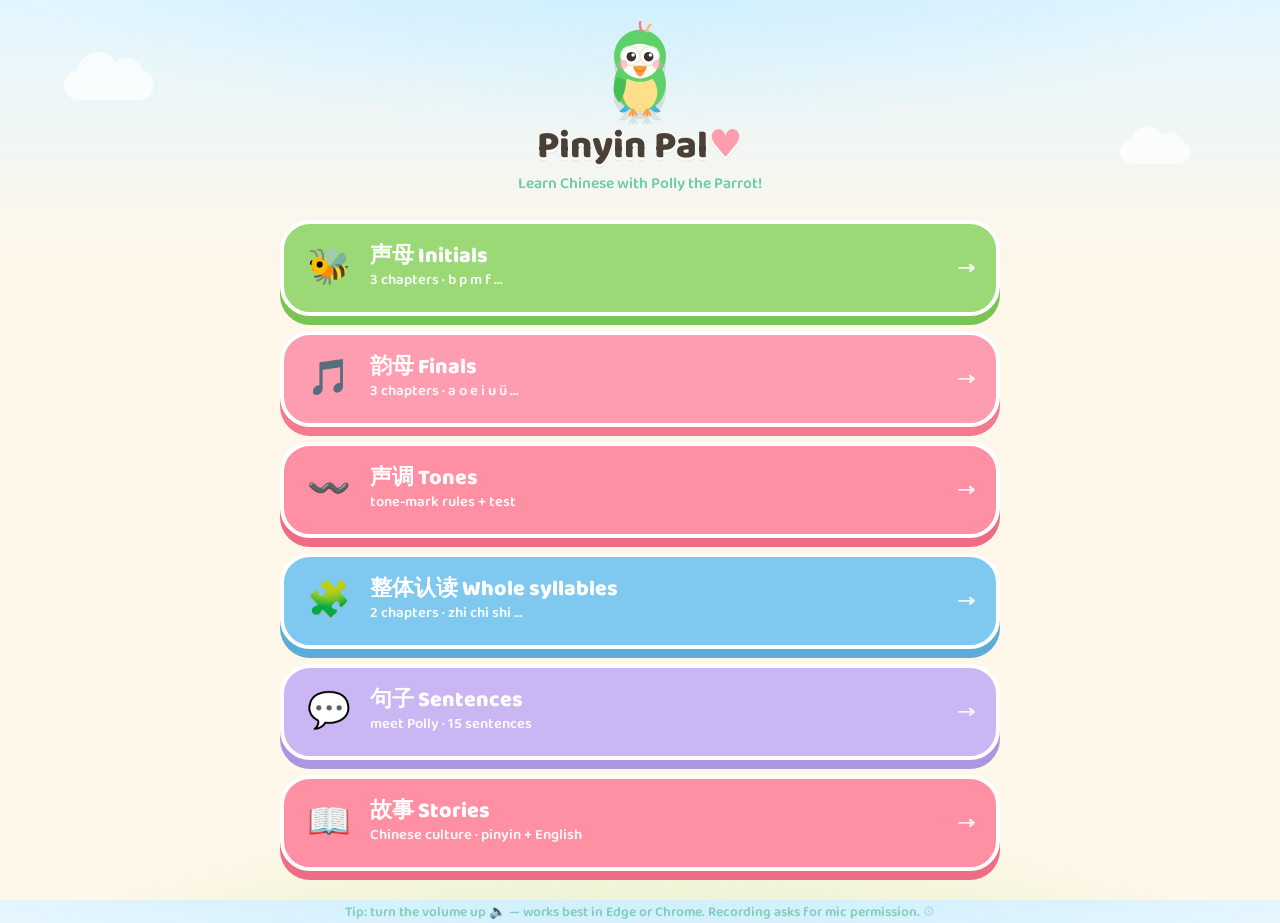
<file: 第二版.html>
<!DOCTYPE html>
<html lang="en">
<head>
<meta charset="UTF-8" />
<meta name="viewport" content="width=device-width, initial-scale=1.0" />
<title>Pinyin Pal</title>
<link rel="preconnect" href="https://fonts.googleapis.com" />
<link rel="preconnect" href="https://fonts.gstatic.com" crossorigin />
<link href="https://fonts.googleapis.com/css2?family=Baloo+2:wght@500;600;700;800&family=Noto+Sans:wght@500;600;700&display=swap" rel="stylesheet" />
<style>
  :root {
    --cream:#FFF7E9; --cream-2:#FFEFD6; --ink:#5A4A3F; --panda:#4A4036;
    --leaf:#9BD976; --leaf-soft:#C6EFA6; --leaf-d:#79c455;
    --sky:#BFE9FF; --sky-soft:#E3F6FF;
    --berry:#FF9DB0; --berry-d:#F47A93;
    --tang:#FFB867; --tang-d:#F59E3D;
    --grape:#C9B6F2; --grape-d:#AD96E0;
    --butter:#FFE08A; --butter-d:#F5C95A;
    --mint:#97E0C8; --mint-d:#6FCBAC;
    --rose:#FF8FA3; --rose-d:#EE6D85;
    --font:"Baloo 2","Comic Sans MS","Chalkboard SE",system-ui,sans-serif;
    --pinyin:"Noto Sans","Baloo 2",system-ui,sans-serif;
  }
  * { box-sizing:border-box; margin:0; padding:0; }
  html,body { height:100%; }
  body {
    font-family:var(--font); color:var(--ink);
    background:
      radial-gradient(140% 70% at 50% 120%, var(--leaf-soft) 0%, transparent 42%),
      radial-gradient(120% 60% at 50% -15%, var(--sky) 0%, transparent 50%),
      linear-gradient(180deg, var(--sky-soft) 0%, var(--cream) 30%, var(--cream) 100%);
    min-height:100%; display:flex; flex-direction:column; align-items:center;
    padding:16px 16px 60px; -webkit-tap-highlight-color:transparent; overflow-x:hidden; position:relative;
  }
  .cloud { position:fixed; background:#fff; border-radius:50px; opacity:.7; z-index:0; pointer-events:none; }
  .cloud::before,.cloud::after { content:""; position:absolute; background:#fff; border-radius:50%; }
  .cloud.a { width:90px; height:30px; top:70px; left:5%; animation:drift 26s linear infinite; }
  .cloud.b { width:70px; height:24px; top:140px; right:7%; animation:drift 34s linear infinite reverse; }
  .cloud.a::before { width:40px; height:40px; top:-18px; left:14px; }
  .cloud.a::after  { width:30px; height:30px; top:-12px; left:48px; }
  .cloud.b::before { width:32px; height:32px; top:-14px; left:12px; }
  .cloud.b::after  { width:24px; height:24px; top:-8px; left:38px; }
  @keyframes drift { from{transform:translateX(0);} to{transform:translateX(20px);} }

  .app { width:100%; max-width:720px; position:relative; z-index:1; }

  header { text-align:center; margin-bottom:6px; }
  .mascot { width:104px; height:104px; filter:drop-shadow(0 8px 0 rgba(90,74,63,.12)); transition:transform .3s cubic-bezier(.34,1.56,.64,1); }
  .mascot.cheer { animation:cheer .7s ease; }
  @keyframes cheer { 0%,100%{transform:translateY(0) rotate(0) scale(1);} 30%{transform:translateY(-16px) rotate(-7deg) scale(1.05);} 60%{transform:translateY(-7px) rotate(7deg) scale(1.03);} }
  .titles h1 { font-size:2.4rem; font-weight:800; line-height:1; color:var(--panda); text-shadow:0 3px 0 #fff, 0 4px 0 rgba(90,74,63,.1); }
  .titles h1 .heart { color:var(--berry); display:inline-block; animation:beat 1.8s ease-in-out infinite; }
  @keyframes beat { 0%,100%{transform:scale(1);} 50%{transform:scale(1.18);} }
  .titles p { margin-top:5px; font-size:.98rem; font-weight:600; color:var(--mint-d); }

  .units { display:grid; grid-template-columns:1fr; gap:15px; margin-top:24px; }
  .unit { display:flex; align-items:center; gap:16px; text-align:left; font-family:var(--font); border:4px solid #fff; border-radius:30px; padding:16px 20px; cursor:pointer; color:#fff; box-shadow:0 9px 0 var(--c-dark,rgba(0,0,0,.15)); transition:transform .14s cubic-bezier(.34,1.56,.64,1), box-shadow .14s; }
  .unit:active { transform:translateY(5px); box-shadow:0 4px 0 var(--c-dark,rgba(0,0,0,.15)); }
  .unit .big { font-size:2.2rem; flex:none; width:50px; text-align:center; }
  .unit .txt h2 { font-size:1.35rem; font-weight:800; line-height:1.1; }
  .unit .txt span { font-size:.92rem; font-weight:600; opacity:.92; }
  .unit .arrow { margin-left:auto; font-size:1.7rem; opacity:.85; }
  .u-leaf{background:var(--leaf);--c-dark:var(--leaf-d);} .u-berry{background:var(--berry);--c-dark:var(--berry-d);}
  .u-rose{background:var(--rose);--c-dark:var(--rose-d);} .u-sky{background:#7FC8EF;--c-dark:#5BACD8;}
  .u-grape{background:var(--grape);--c-dark:var(--grape-d);} .u-tang{background:var(--tang);--c-dark:var(--tang-d);}

  .topbar { display:flex; align-items:center; gap:12px; margin:6px 0 16px; flex-wrap:wrap; }
  .back { font-family:var(--font); font-size:1.05rem; font-weight:700; color:var(--panda); background:#fff; border:none; border-radius:18px; padding:9px 16px; cursor:pointer; box-shadow:0 5px 0 rgba(90,74,63,.1); }
  .back:active { transform:translateY(2px); }
  .topbar h2 { font-size:1.3rem; font-weight:800; color:var(--panda); }

  .chapters { display:grid; gap:14px; }
  .chapter { display:flex; align-items:center; gap:14px; font-family:var(--font); text-align:left; background:#fff; border:4px solid var(--leaf-soft); border-radius:26px; padding:16px 18px; cursor:pointer; box-shadow:0 8px 0 rgba(90,74,63,.1); transition:transform .14s, box-shadow .14s; }
  .chapter:active { transform:translateY(4px); box-shadow:0 4px 0 rgba(90,74,63,.1); }
  .chapter .num { flex:none; width:42px; height:42px; border-radius:50%; background:var(--leaf); color:#fff; display:flex; align-items:center; justify-content:center; font-size:1.3rem; font-weight:800; }
  .chapter .ctxt h3 { font-size:1.2rem; font-weight:800; color:var(--panda); }
  .chapter .ctxt span { font-size:.9rem; font-weight:600; color:var(--mint-d); }
  .chapter .go { margin-left:auto; font-size:1.4rem; color:var(--leaf-d); }
  .chapter.test { border-color:var(--butter-d); } .chapter.test .num { background:var(--tang); } .chapter.test .go { color:var(--tang-d); }
  .chapter.bigtest { border-color:var(--rose-d); background:#FFF1F4; } .chapter.bigtest .num { background:var(--rose-d); } .chapter.bigtest .go { color:var(--rose-d); }

  .rhyme { background:#FFF3D6; border:3px dashed var(--butter-d); border-radius:24px; padding:16px 18px; margin-bottom:16px; text-align:center; color:var(--tang-d); font-weight:700; }
  .rhyme .rt { font-size:1.05rem; margin-bottom:6px; }
  .rhyme .rb { font-size:1.25rem; color:var(--panda); white-space:pre-line; line-height:1.5; }
  .rhyme .play-rhyme { margin-top:10px; font-family:var(--font); font-weight:700; font-size:1rem; color:#fff; background:var(--tang); border:none; border-radius:16px; padding:8px 18px; cursor:pointer; box-shadow:0 4px 0 var(--tang-d); }
  .rhyme .play-rhyme:active { transform:translateY(2px); }

  .strip { display:flex; gap:10px; overflow-x:auto; padding:6px 2px 14px; }
  .chip { flex:none; font-family:var(--font); font-size:1.25rem; font-weight:700; color:var(--panda); background:#fff; border:3px solid var(--leaf-soft); border-radius:18px; padding:9px 15px; cursor:pointer; transition:transform .1s, background .2s, border-color .2s; }
  .chip.active { background:var(--leaf); color:#fff; border-color:var(--leaf-d); }
  .chip:active { transform:translateY(2px); }

  .learn-card { background:#fff; border:4px solid var(--leaf-soft); border-radius:36px; padding:22px 18px 26px; box-shadow:0 10px 0 rgba(90,74,63,.1); text-align:center; margin-bottom:16px; }
  .display { font-size:4.6rem; font-weight:800; color:var(--leaf-d); line-height:1; margin-bottom:4px; }
  .sub-char { font-size:1.15rem; font-weight:600; color:var(--mint-d); margin-bottom:16px; }
  .listen { font-family:var(--font); font-size:1.3rem; font-weight:800; color:#fff; background:var(--tang); border:none; border-radius:22px; padding:15px 28px; cursor:pointer; box-shadow:0 6px 0 var(--tang-d); transition:transform .1s; }
  .listen:active { transform:translateY(3px); box-shadow:0 3px 0 var(--tang-d); }

  .rec-row { display:flex; gap:10px; justify-content:center; margin-top:14px; flex-wrap:wrap; }
  .rec-btn { font-family:var(--font); font-size:1.05rem; font-weight:700; border:none; border-radius:18px; padding:12px 18px; cursor:pointer; transition:transform .1s; }
  .rec-btn:active { transform:translateY(2px); }
  .rec-start { background:var(--berry); color:#fff; box-shadow:0 5px 0 var(--berry-d); }
  .rec-stop  { background:var(--rose-d); color:#fff; box-shadow:0 5px 0 #c8536b; }
  .rec-play  { background:var(--mint); color:#fff; box-shadow:0 5px 0 var(--mint-d); }
  .rec-btn:disabled { opacity:.4; }
  .rec-hint { font-size:.85rem; color:var(--mint-d); font-weight:600; margin-top:8px; }

  .rule { background:#fff; border:4px solid var(--rose); border-radius:30px; padding:20px; box-shadow:0 9px 0 rgba(90,74,63,.1); margin-bottom:16px; text-align:center; }
  .rule h3 { font-size:1.25rem; color:var(--rose-d); margin-bottom:10px; }
  .rule .order { font-size:2.1rem; font-weight:800; color:var(--panda); letter-spacing:6px; margin:6px 0 12px; }
  .rule .order b { color:var(--rose-d); }
  .rule p { font-size:1.02rem; font-weight:600; color:var(--ink); line-height:1.5; }
  .rule .demo { display:inline-flex; gap:8px; margin-top:12px; flex-wrap:wrap; justify-content:center; }
  .rule .demo button { font-family:var(--font); font-size:1.4rem; font-weight:800; color:#fff; background:var(--rose); border:none; border-radius:16px; padding:8px 14px; cursor:pointer; box-shadow:0 4px 0 var(--rose-d); }
  .rule .demo button:active { transform:translateY(2px); }
  .rule-test { text-align:center; margin-top:6px; }

  .write { background:#fff; border:4px solid var(--sky); border-radius:36px; padding:18px; box-shadow:0 10px 0 rgba(90,74,63,.1); }
  .write .wlabel { font-size:1.05rem; font-weight:700; color:#5BACD8; margin-bottom:10px; display:flex; align-items:center; gap:8px; }
  .canvas-wrap { position:relative; border-radius:22px; overflow:hidden; background:#FBFEFF; border:2px dashed var(--sky); }
  canvas { display:block; width:100%; height:160px; touch-action:none; cursor:crosshair; }
  .wbtns { display:flex; gap:10px; margin-top:12px; }
  .wbtn { flex:1; font-family:var(--font); font-size:1rem; font-weight:700; border:none; border-radius:16px; padding:11px; cursor:pointer; }
  .wbtn.demo { background:var(--butter); color:var(--panda); box-shadow:0 4px 0 var(--butter-d); }
  .wbtn.clear { background:var(--sky-soft); color:#5BACD8; }
  .wbtn.check { background:var(--leaf); color:#fff; box-shadow:0 4px 0 var(--leaf-d); }
  .wbtn:active { transform:translateY(2px); }
  .wdone { text-align:center; margin-top:10px; font-size:1.1rem; font-weight:800; color:var(--leaf-d); min-height:24px; }

  .nav { display:flex; gap:12px; margin-top:16px; }
  .nav button { flex:1; font-family:var(--font); font-size:1.1rem; font-weight:700; color:var(--panda); background:#fff; border:none; border-radius:20px; padding:13px; cursor:pointer; box-shadow:0 6px 0 rgba(90,74,63,.1); }
  .nav button:active { transform:translateY(3px); box-shadow:0 3px 0 rgba(90,74,63,.1); }
  .nav button:disabled { opacity:.4; }

  .text-card { background:#fff; border:4px solid var(--grape); border-radius:36px; padding:22px 16px; box-shadow:0 10px 0 rgba(90,74,63,.1); margin-bottom:16px; }
  .line { display:flex; flex-wrap:wrap; justify-content:center; gap:6px 12px; margin-bottom:14px; }
  .line:last-child { margin-bottom:0; }
  .word { text-align:center; cursor:pointer; padding:6px 8px; border-radius:14px; transition:background .2s; }
  .word.on { background:var(--butter); }
  .word .py { display:block; font-size:1.05rem; font-weight:700; color:var(--grape-d); }
  /* pinyin-safe font wherever tone marks appear */
  .word .py, .tone, .rule .order, .rule .demo button, .display, .q-big { font-family:var(--pinyin); }
  .word .han { display:block; font-size:1.9rem; font-weight:700; color:var(--panda); }
  .readall { display:block; margin:0 auto; font-family:var(--font); font-size:1.3rem; font-weight:800; color:#fff; background:var(--grape-d); border:none; border-radius:24px; padding:13px 28px; cursor:pointer; box-shadow:0 6px 0 #8367C7; }
  .enline { text-align:center; font-size:1rem; font-weight:600; color:var(--mint-d); margin:-4px 0 18px; font-style:italic; }
  .story-head { text-align:center; margin-bottom:14px; }
  .story-head .se { font-size:2.4rem; }
  .story-head h3 { font-size:1.5rem; color:var(--rose-d); font-weight:800; }
  .story-head .en { font-size:1rem; color:var(--mint-d); font-weight:600; }
  .story-head .kind { display:inline-block; margin-top:6px; font-size:.85rem; font-weight:700; color:#fff; background:var(--rose); border-radius:12px; padding:3px 12px; }
  .moral { background:#FFF1F4; border:3px dashed var(--rose-d); border-radius:22px; padding:14px 16px; margin-top:16px; text-align:center; font-size:1rem; font-weight:700; color:var(--rose-d); white-space:pre-line; line-height:1.5; }
  .chapter .num.story { background:var(--rose); font-size:1.4rem; }
  /* storybook */
  .book { background:#fff; border:4px solid var(--rose); border-radius:36px; padding:16px; box-shadow:0 10px 0 rgba(90,74,63,.1); }
  .book-art { width:100%; aspect-ratio:16/9; border-radius:22px; overflow:hidden; background:#EAF6FF; margin-bottom:16px; }
  .book-text { display:flex; flex-wrap:wrap; justify-content:center; gap:6px 12px; margin-bottom:10px; }
  .book-en { text-align:center; font-size:1.05rem; font-weight:600; color:var(--mint-d); font-style:italic; margin-bottom:14px; }
  .book .readall { font-size:1.15rem; padding:11px 24px; background:var(--rose-d); box-shadow:0 6px 0 #c8536b; }
  .book-moral { text-align:center; }
  .book-moral .ms { font-size:3rem; }
  .book-moral .mt { font-size:1.2rem; font-weight:800; color:var(--rose-d); white-space:pre-line; line-height:1.6; margin-top:8px; }
  .book-nav { display:flex; align-items:center; justify-content:center; gap:18px; margin-top:16px; }
  .book-nav button { font-family:var(--font); font-size:1.5rem; font-weight:800; color:#fff; background:var(--rose); border:none; width:60px; height:60px; border-radius:50%; cursor:pointer; box-shadow:0 5px 0 var(--rose-d); }
  .book-nav button:active { transform:translateY(2px); }
  .book-nav button:disabled { opacity:.35; }
  .book-page { font-size:1.1rem; font-weight:800; color:var(--panda); min-width:64px; text-align:center; }
  .book-para { font-size:1.5rem; font-weight:600; color:var(--panda); line-height:2; text-align:left; cursor:pointer; padding:4px 6px; border-radius:14px; }
  .book-para:active { background:var(--cream-2); }
  .keys-title { margin-top:18px; font-size:1.05rem; font-weight:800; color:var(--rose-d); text-align:center; }
  .keys-box { margin-top:10px; }
  .tone-tip { margin:10px 4px 14px; background:#FFF8E6; border:2px dashed var(--butter-d); border-radius:16px; padding:10px 14px; font-size:.92rem; font-weight:600; color:var(--panda); line-height:1.5; text-align:left; }
  .tone-tip b { color:var(--tang-d); }
  .tone-tip .en { color:var(--mint-d); font-style:italic; font-size:.88rem; }
  .py.neutral { color:#B9A9C9; }
  .key-line { background:#FFF1F4; border-radius:18px; padding:8px 6px; margin-bottom:10px; }
  .key-en { text-align:center; font-size:.95rem; font-weight:600; color:var(--mint-d); font-style:italic; margin-top:2px; }
  .readall:active { transform:translateY(3px); box-shadow:0 3px 0 #8367C7; }

  /* quiz */
  .quiz { background:#fff; border:4px solid var(--butter-d); border-radius:36px; padding:22px 18px; box-shadow:0 10px 0 rgba(90,74,63,.1); text-align:center; }
  .q-top { display:flex; align-items:center; gap:12px; margin-bottom:14px; }
  .q-bar { flex:1; height:14px; background:var(--cream-2); border-radius:10px; overflow:hidden; }
  .q-bar > div { height:100%; width:0%; background:var(--leaf); border-radius:10px; transition:width .3s ease; }
  .q-hearts { font-size:1.1rem; }
  .q-type { font-size:1rem; font-weight:700; color:var(--tang-d); margin-bottom:6px; }
  .q-prompt { font-size:1.15rem; font-weight:700; color:var(--panda); margin-bottom:14px; }
  .q-big { font-size:3rem; font-weight:800; color:var(--grape-d); margin:6px 0 14px; letter-spacing:4px; }
  .q-opts { display:grid; grid-template-columns:repeat(2,1fr); gap:14px; margin-top:8px; }
  .q-opts.three { grid-template-columns:repeat(3,1fr); }
  .q-opt { font-family:var(--font); font-size:1.8rem; font-weight:800; color:var(--panda); background:var(--cream); border:4px solid var(--leaf-soft); border-radius:24px; padding:18px 8px; cursor:pointer; transition:transform .1s, background .2s, border-color .2s; }
  .q-opt:active { transform:translateY(2px); }
  .q-opt.right { background:var(--leaf); color:#fff; border-color:var(--leaf-d); }
  .q-opt.wrong { background:#FFE3E8; border-color:var(--berry); }
  .q-feedback { min-height:28px; margin-top:14px; font-size:1.2rem; font-weight:800; }
  .q-feedback.good { color:var(--leaf-d); } .q-feedback.bad { color:var(--berry-d); }
  .q-result { font-size:1.4rem; font-weight:800; color:var(--panda); }
  .q-result .big { font-size:3rem; display:block; margin:10px 0; }
  .q-cont { margin-top:14px; }

  .hidden { display:none !important; }
  footer { margin-top:30px; font-size:.86rem; color:var(--mint-d); text-align:center; opacity:.85; font-weight:600; }
  @media (max-width:420px){ .titles h1{font-size:2rem;} .display{font-size:3.8rem;} .mascot{width:90px;height:90px;} .unit .txt h2{font-size:1.15rem;} }
</style>
</head>
<body>
<div class="cloud a"></div><div class="cloud b"></div>

<div class="app">
  <header>
    <svg class="mascot" id="mascot" viewBox="0 0 120 120" aria-hidden="true">
      <path d="M58 96 Q44 116 36 110 Q46 102 50 90 Z" fill="#3FB6E0"/>
      <path d="M62 96 Q76 116 84 110 Q74 102 70 90 Z" fill="#3FB6E0"/>
      <ellipse cx="60" cy="78" rx="30" ry="32" fill="#5FD16A"/>
      <ellipse cx="60" cy="88" rx="20" ry="22" fill="#FFE08A"/>
      <path d="M34 70 Q24 86 36 100 Q44 88 44 74 Z" fill="#46BE54"/>
      <circle cx="60" cy="46" r="30" fill="#5FD16A"/>
      <path d="M60 17 Q56 4 62 6 Q60 12 64 18 Z" fill="#FF7A8A"/>
      <path d="M66 18 Q70 6 74 10 Q68 14 70 20 Z" fill="#FFB867"/>
      <ellipse cx="60" cy="52" rx="22" ry="20" fill="#FFFDF8"/>
      <circle cx="49" cy="46" r="11" fill="#fff" stroke="#E7EFD9" stroke-width="2"/>
      <circle cx="71" cy="46" r="11" fill="#fff" stroke="#E7EFD9" stroke-width="2"/>
      <g class="eyes">
        <circle cx="50" cy="47" r="5.5" fill="#3A3228"/><circle cx="70" cy="47" r="5.5" fill="#3A3228"/>
        <circle cx="52" cy="45" r="2" fill="#fff"/><circle cx="72" cy="45" r="2" fill="#fff"/>
      </g>
      <path d="M52 58 Q60 56 68 58 Q64 70 60 70 Q56 70 52 58 Z" fill="#FF9F40"/>
      <path d="M53 60 Q60 68 67 60" stroke="#E2832B" stroke-width="1.6" fill="none"/>
      <circle cx="40" cy="56" r="5.5" fill="#FF9DB0" opacity=".55"/>
      <circle cx="80" cy="56" r="5.5" fill="#FF9DB0" opacity=".55"/>
      <path d="M52 108 l-4 6 M52 108 l0 7 M52 108 l4 6" stroke="#FF9F40" stroke-width="2.4" stroke-linecap="round"/>
      <path d="M68 108 l-4 6 M68 108 l0 7 M68 108 l4 6" stroke="#FF9F40" stroke-width="2.4" stroke-linecap="round"/>
    </svg>
    <div class="titles">
      <h1>Pinyin&nbsp;Pal<span class="heart"> ♥</span></h1>
      <p>Learn Chinese with Polly the Parrot!</p>
    </div>
  </header>

  <section id="home"><div class="units" id="unitList"></div></section>

  <section id="chapters" class="hidden">
    <div class="topbar"><button class="back" id="chaptersBack" onclick="goHome()">← Back</button><h2 id="chaptersTitle"></h2></div>
    <div class="chapters" id="chapterList"></div>
  </section>

  <section id="detail" class="hidden">
    <div class="topbar"><button class="back" id="detailBack">← Back</button><h2 id="detailTitle"></h2></div>
    <div id="rhymeSlot"></div>
    <div class="strip" id="strip"></div>
    <div class="learn-card">
      <div class="display" id="display"></div>
      <div class="sub-char" id="subChar"></div>
      <button class="listen" onclick="speakCurrent()">🔊 Listen</button>
      <div class="rec-row">
        <button class="rec-btn rec-start" id="recStart" onclick="recStart()">🎤 Record me</button>
        <button class="rec-btn rec-stop" id="recStop" onclick="recStop()" disabled>⏹ Stop</button>
        <button class="rec-btn rec-play" id="recPlay" onclick="recPlay()" disabled>▶ My voice</button>
      </div>
      <div class="rec-hint" id="recHint">Tap “Record me”, say it out loud, then play it back!</div>
    </div>
    <div class="write">
      <div class="wlabel">✏️ Trace it!</div>
      <div class="canvas-wrap"><canvas id="pad"></canvas></div>
      <div class="wbtns">
        <button class="wbtn demo" onclick="demoTrace('pad')">👀 Show me</button>
        <button class="wbtn check" onclick="checkWrite()">✓ Check</button>
        <button class="wbtn clear" onclick="clearPad()">↺ Clear</button>
      </div>
      <div class="wdone" id="wdone"></div>
    </div>
    <div class="nav">
      <button id="prevBtn" onclick="step(-1)">← Prev</button>
      <button id="nextBtn" onclick="step(1)">Next →</button>
    </div>
  </section>

  <section id="rulesView" class="hidden">
    <div class="topbar"><button class="back" onclick="goHome()">← Back</button><h2>声调 Tones</h2></div>
    <div id="ruleRhyme"></div>
    <div class="rule">
      <h3>Rule 1 · 大哥到小弟 (who gets the mark)</h3>
      <div class="order"><b>a</b> &gt; <b>o</b> &gt; <b>e</b> &gt; i &gt; u &gt; ü</div>
      <p>If there's an <b>a</b>, it takes the mark. No a? then o or e. The big brothers go first.</p>
      <div class="demo"><button onclick="speak('好')">hǎo</button><button onclick="speak('飞')">fēi</button><button onclick="speak('走')">zǒu</button></div>
    </div>
    <div class="rule">
      <h3>Rule 2 · iu &amp; ui (mark the last one)</h3>
      <div class="order">i<b>ū</b> &nbsp;·&nbsp; u<b>ǐ</b></div>
      <p>When <b>i</b> and <b>u</b> are together, the mark goes on whichever comes <b>last</b>.</p>
      <div class="demo"><button onclick="speak('六')">liù</button><button onclick="speak('水')">shuǐ</button></div>
    </div>
    <div class="rule">
      <h3>Rule 3 · little ü</h3>
      <div class="order">n<b>ǚ</b> &nbsp;·&nbsp; l<b>ǜ</b></div>
      <p>The mark sits on top of <b>ü</b>. And after j q x y, ü drops its two dots → u.</p>
      <div class="demo"><button onclick="speak('女')">nǚ</button><button onclick="speak('绿')">lǜ</button></div>
    </div>
    <div class="rule rule-test">
      <h3>Ready? Take the tone test 🏆</h3>
      <button class="listen" onclick="startQuiz(UNITS.find(u=>u.id==='tones'), 'chapter')">Start test</button>
    </div>
  </section>

  <section id="textView" class="hidden">
    <div class="topbar"><button class="back" id="textBack" onclick="textBack()">← Back</button><h2 id="textTitle"></h2></div>
    <div id="textRhyme"></div>
    <div class="text-card" id="textBody"></div>
    <button class="readall" onclick="readAll()">▶ Read along</button>
    <div class="write" id="textWrite" style="margin-top:16px;">
      <div class="wlabel">✏️ Write the pinyin!</div>
      <div class="canvas-wrap"><canvas id="pad2"></canvas></div>
      <div class="wbtns"><button class="wbtn clear" onclick="clearPad2()">↺ Clear</button></div>
    </div>
  </section>

  <section id="bookView" class="hidden">
    <div class="topbar"><button class="back" onclick="bookBack()">← Back</button><h2 id="bookTitle"></h2></div>
    <div class="book">
      <div class="book-art" id="bookArt"></div>
      <div class="book-text" id="bookText"></div>
      <div class="book-en" id="bookEn"></div>
      <button class="readall" id="bookRead" onclick="readPage()">▶ Read this page</button>
    </div>
    <div class="book-nav">
      <button id="bookPrev" onclick="bookPage(-1)">←</button>
      <div class="book-page" id="bookPageNo"></div>
      <button id="bookNext" onclick="bookPage(1)">→</button>
    </div>
  </section>

  <section id="quizView" class="hidden">
    <div class="topbar"><button class="back" id="quizBack">← Back</button><h2 id="quizTitle">Test 🏆</h2></div>
    <div class="quiz" id="quizBody"></div>
  </section>

  <section id="recordView" class="hidden">
    <div class="topbar"><button class="back" onclick="goHome()">← Back</button><h2>✏️ Record stroke templates</h2></div>
    <div class="rhyme" style="background:#EAF6FF;border-color:#7FC8EF;color:#5BACD8">
      <div class="rb" style="font-size:1rem;color:#4A4036">Pick a letter, write it with the <b>correct stroke order</b> (lift your hand between strokes). Then Save. Export when done and send the file to merge into the app.</div>
    </div>
    <div class="strip" id="recStrip"></div>
    <div class="write">
      <div class="wlabel">Writing: <span id="recLetter" style="font-size:1.6rem;color:var(--panda);margin-left:8px"></span> <span id="recCount" style="margin-left:auto;color:var(--mint-d)"></span></div>
      <div class="canvas-wrap"><canvas id="recPad"></canvas></div>
      <div class="wbtns">
        <button class="wbtn demo" onclick="recReplay()">▶ Preview</button>
        <button class="wbtn check" onclick="recSave()">💾 Save letter</button>
        <button class="wbtn clear" onclick="recPadClear()">↺ Redo</button>
      </div>
      <div class="wdone" id="recMsg"></div>
    </div>
    <div class="nav">
      <button onclick="recExport()">⬇ Export all templates</button>
    </div>
  </section>

  <footer>Tip: turn the volume up 🔈 — works best in Edge or Chrome. Recording asks for mic permission. <span id="gear" style="cursor:pointer;opacity:.5" onclick="openRecord()">⚙️</span></footer>
</div>

<script>
/* ============ DATA ============ */
const mk = arr => arr.map(([s,c])=>({s,c}));
const INITIALS_1 = mk([["b","玻"],["p","坡"],["m","摸"],["f","佛"],["d","得"],["t","特"],["n","讷"],["l","勒"]]);
const INITIALS_2 = mk([["g","哥"],["k","科"],["h","喝"],["j","基"],["q","欺"],["x","希"]]);
const INITIALS_3 = mk([["zh","知"],["ch","蚩"],["sh","诗"],["r","日"],["z","资"],["c","雌"],["s","思"],["y","医"],["w","屋"]]);
const FINALS_1 = mk([["a","啊"],["o","喔"],["e","鹅"],["i","衣"],["u","乌"],["ü","鱼"]]);
const FINALS_2 = mk([["ai","哎"],["ei","诶"],["ui","威"],["ao","凹"],["ou","欧"],["iu","优"],["ie","耶"],["üe","约"],["er","儿"]]);
const FINALS_3 = mk([["an","安"],["en","恩"],["in","因"],["un","温"],["ang","昂"],["eng","鞥"],["ing","英"],["ong","轰"]]);
const WHOLE_1 = mk([["zhi","知"],["chi","吃"],["shi","是"],["ri","日"],["zi","字"],["ci","次"],["si","四"]]);
const WHOLE_2 = mk([["yi","一"],["wu","五"],["yu","鱼"],["ye","也"],["yue","月"],["yuan","元"],["yin","音"],["yun","云"],["ying","鹰"]]);

// tone-placement questions: syllable with letters, and index of letter that carries the mark
const TONE_Q = [
  {syl:"hao", c:"好", mark:1, letters:["h","a","o"]},       // a wins
  {syl:"fei", c:"飞", mark:2, letters:["f","e","i"]},       // e
  {syl:"zou", c:"走", mark:2, letters:["z","o","u"]},       // o
  {syl:"liu", c:"六", mark:2, letters:["l","i","u"]},       // iu -> u (last)
  {syl:"shui",c:"水", mark:3, letters:["s","h","u","i"]},   // ui -> i (last)
  {syl:"nv",  c:"女", mark:1, letters:["n","ü"]},           // ü
  {syl:"lv",  c:"绿", mark:1, letters:["l","ü"]},
  {syl:"xue", c:"学", mark:2, letters:["x","u","e"]},       // e
  {syl:"gui", c:"贵", mark:2, letters:["g","u","i"]},       // ui -> i
  {syl:"jiu", c:"九", mark:2, letters:["j","i","u"]}        // iu -> u
];

const SENTENCE = [
  L(["我","是","小","鹦","鹉"],["wǒ","shì","xiǎo","yīng","wǔ"]),
  L(["我","叫","波","利"],["wǒ","jiào","bō","lì"]),
  L(["我","的","羽","毛","是","绿","色","的"],["wǒ","de","yǔ","máo","shì","lǜ","sè","de"]),
  L(["我","有","一","张","红","嘴","巴"],["wǒ","yǒu","yì","zhāng","hóng","zuǐ","ba"]),
  L(["我","会","说","很","多","话"],["wǒ","huì","shuō","hěn","duō","huà"]),
  L(["我","喜","欢","吃","果","子"],["wǒ","xǐ","huan","chī","guǒ","zi"]),
  L(["我","住","在","大","树","上"],["wǒ","zhù","zài","dà","shù","shàng"]),
  L(["早","上","我","唱","歌"],["zǎo","shang","wǒ","chàng","gē"]),
  L(["我","的","朋","友","很","多"],["wǒ","de","péng","you","hěn","duō"]),
  L(["我","喜","欢","学","拼","音"],["wǒ","xǐ","huan","xué","pīn","yīn"]),
  L(["拼","音","很","有","意","思"],["pīn","yīn","hěn","yǒu","yì","si"]),
  L(["你","也","想","学","吗"],["nǐ","yě","xiǎng","xué","ma"]),
  L(["我","们","一","起","学","吧"],["wǒ","men","yì","qǐ","xué","ba"]),
  L(["跟","我","读","一","读"],["gēn","wǒ","dú","yi","dú"]),
  L(["你","真","棒","！"],["nǐ","zhēn","bàng",""])
].map(line=>line.filter(w=>w.han!=="！"&&w.han!==""));
const SENTENCE_LINES = SENTENCE; // sentence unit shows all 15 lines
/* ---- helper: build a line of words from parallel arrays ---- */
function L(hans, pys){ return hans.map((h,i)=>({han:h, c:h, py:pys[i]})); }

/* ============ STORYBOOK ILLUSTRATIONS (SVG) ============ */
function artWrap(inner, bg){ return '<svg viewBox="0 0 320 180" xmlns="http://www.w3.org/2000/svg" style="width:100%;height:100%;display:block">'+
  '<rect x="0" y="0" width="320" height="180" rx="22" fill="'+(bg||'#EAF6FF')+'"/>'+inner+'</svg>'; }
const ART = {
  spring(){ return artWrap('<circle cx="58" cy="46" r="22" fill="#FFD54A"/><path d="M0 132 Q160 96 320 132 L320 180 L0 180Z" fill="#AED581"/><rect x="156" y="104" width="7" height="34" rx="3" fill="#7CB342"/><ellipse cx="148" cy="106" rx="15" ry="8" fill="#9BD976" transform="rotate(-28 148 106)"/><ellipse cx="171" cy="106" rx="15" ry="8" fill="#9BD976" transform="rotate(28 171 106)"/>', '#E3F6FF'); },
  sun(){ var r=''; for(var i=0;i<12;i++){ var a=i*Math.PI/6; r+='<line x1="'+(160+Math.cos(a)*40)+'" y1="'+(86+Math.sin(a)*40)+'" x2="'+(160+Math.cos(a)*62)+'" y2="'+(86+Math.sin(a)*62)+'" stroke="#FFB300" stroke-width="6" stroke-linecap="round"/>'; } return artWrap(r+'<circle cx="160" cy="86" r="34" fill="#FFD54A"/><circle cx="150" cy="82" r="4" fill="#7A5A00"/><circle cx="170" cy="82" r="4" fill="#7A5A00"/><path d="M150 96 Q160 104 170 96" stroke="#7A5A00" stroke-width="3" fill="none" stroke-linecap="round"/>', '#FFE7BD'); },
  harvest(){ var s=''; for(var i=0;i<6;i++){ var x=50+i*40; s+='<rect x="'+(x-2)+'" y="70" width="4" height="70" fill="#C9A227"/><ellipse cx="'+x+'" cy="66" rx="10" ry="18" fill="#F2C744"/>'; } return artWrap('<path d="M0 138 H320 V180 H0Z" fill="#E0B84C"/>'+s+'<circle cx="270" cy="40" r="20" fill="#FFD54A"/>', '#FFF3D6'); },
  winter(){ var f=''; for(var i=0;i<9;i++){ f+='<text x="'+(20+i*34)+'" y="'+(40+(i%3)*34)+'" font-size="20" fill="#Bcdcef">❄</text>'.replace('#Bcdcef','#B8D8EE'); } return artWrap(f+'<path d="M0 140 H320 V180 H0Z" fill="#F4FAFF"/><ellipse cx="160" cy="142" rx="120" ry="14" fill="#E3F0FA"/>', '#D7EAF7'); },
  dumpling(){ return artWrap('<ellipse cx="160" cy="150" rx="120" ry="20" fill="#EBD9B8"/><g><path d="M110 120 q50 -34 100 0 q-10 18 -50 18 q-40 0 -50 -18Z" fill="#FFF3DD" stroke="#E6C98A" stroke-width="3"/><path d="M112 120 q12 -8 12 4 M134 116 q12 -8 12 4 M156 114 q12 -8 12 4 M178 116 q12 -8 12 4 M198 120 q12 -8 12 4" stroke="#E6C98A" stroke-width="3" fill="none"/></g>', '#FFF7E9'); },
  lantern(){ var l=''; var xs=[80,160,240]; for(var i=0;i<3;i++){ var x=xs[i],y=70+(i===1?14:0); l+='<line x1="'+x+'" y1="0" x2="'+x+'" y2="'+(y-26)+'" stroke="#B5870A" stroke-width="3"/><ellipse cx="'+x+'" cy="'+y+'" rx="26" ry="30" fill="#E53935"/><rect x="'+(x-26)+'" y="'+(y-6)+'" width="52" height="12" fill="#C62828"/><rect x="'+(x-6)+'" y="'+(y+28)+'" width="12" height="14" fill="#FFD54A"/>'; } return artWrap(l, '#FFE0E0'); },
  fireworks(){ var f=''; var c=['#FFD54A','#FF8A65','#FF9DB0','#7FC8EF']; for(var k=0;k<4;k++){ var cx=70+k*60,cy=50+(k%2)*30; for(var i=0;i<8;i++){ var a=i*Math.PI/4; f+='<line x1="'+cx+'" y1="'+cy+'" x2="'+(cx+Math.cos(a)*18)+'" y2="'+(cy+Math.sin(a)*18)+'" stroke="'+c[k]+'" stroke-width="3" stroke-linecap="round"/>'; } } return artWrap(f, '#2E2A4A'); },
  reunion(){ return artWrap('<rect x="60" y="110" width="200" height="14" rx="6" fill="#E0A04A"/><ellipse cx="160" cy="108" rx="70" ry="14" fill="#F4C97A"/><circle cx="110" cy="80" r="18" fill="#FFCCBC"/><circle cx="160" cy="74" r="18" fill="#FFE0B2"/><circle cx="210" cy="80" r="18" fill="#FFCCBC"/><circle cx="140" cy="98" r="10" fill="#fff"/><circle cx="180" cy="98" r="10" fill="#fff"/>', '#FFF1E0'); },
  moon(){ var s=''; for(var i=0;i<7;i++){ s+='<text x="'+(20+i*42)+'" y="'+(36+(i%2)*30)+'" font-size="14" fill="#FFE9A8">★</text>'; } return artWrap(s+'<circle cx="220" cy="80" r="40" fill="#FFF3C4"/><circle cx="205" cy="70" r="6" fill="#EAD79A"/><circle cx="232" cy="92" r="5" fill="#EAD79A"/>', '#1E2A52'); },
  mooncake(){ return artWrap('<ellipse cx="160" cy="150" rx="110" ry="18" fill="#E8D3A8"/><circle cx="160" cy="100" r="46" fill="#D9A441" stroke="#B5870A" stroke-width="4"/><rect x="140" y="80" width="40" height="40" rx="6" fill="none" stroke="#B5870A" stroke-width="3"/><text x="160" y="107" font-size="20" text-anchor="middle" fill="#7A5A00">中秋</text>', '#FFF7E9'); },
  race(){ return artWrap('<path d="M0 140 H320 V180 H0Z" fill="#AED581"/><g transform="translate(70,96)"><ellipse cx="0" cy="22" rx="26" ry="16" fill="#8D6E63"/><circle cx="22" cy="8" r="12" fill="#A1887F"/></g><g transform="translate(210,90)"><ellipse cx="0" cy="26" rx="20" ry="24" fill="#FFFFFF"/><ellipse cx="-6" cy="2" rx="6" ry="12" fill="#FFFFFF"/><ellipse cx="8" cy="2" rx="6" ry="12" fill="#FFFFFF"/><circle cx="0" cy="20" r="3" fill="#5A4A3F"/></g><text x="270" y="60" font-size="22">🏁</text>', '#EAF6FF'); },
  crow(){ return artWrap('<rect x="150" y="80" width="46" height="70" rx="10" fill="#9CC6E0" opacity=".6"/><rect x="150" y="120" width="46" height="30" rx="6" fill="#5AA0C8" opacity=".7"/><ellipse cx="110" cy="90" rx="26" ry="20" fill="#37474F"/><circle cx="92" cy="84" r="14" fill="#37474F"/><polygon points="78,84 64,88 78,94" fill="#FFB300"/><circle cx="90" cy="82" r="3" fill="#fff"/>', '#E3F6FF'); },
  sheep(){ return artWrap('<path d="M0 140 H320 V180 H0Z" fill="#AED581"/><ellipse cx="160" cy="104" rx="44" ry="34" fill="#FFFFFF"/><circle cx="120" cy="100" r="16" fill="#5A4A3F"/><circle cx="116" cy="96" r="3" fill="#fff"/><rect x="140" y="134" width="6" height="18" fill="#5A4A3F"/><rect x="176" y="134" width="6" height="18" fill="#5A4A3F"/>', '#E3F6FF'); },
  wolf(){ return artWrap('<path d="M0 140 H320 V180 H0Z" fill="#9AAF6E"/><ellipse cx="160" cy="108" rx="40" ry="28" fill="#78909C"/><polygon points="128,84 120,64 142,84" fill="#78909C"/><polygon points="192,84 200,64 178,84" fill="#78909C"/><circle cx="146" cy="104" r="4" fill="#263238"/><circle cx="174" cy="104" r="4" fill="#263238"/><polygon points="150,122 170,122 160,134" fill="#37474F"/>', '#D7E0C4'); },
  fence(){ return artWrap('<path d="M0 140 H320 V180 H0Z" fill="#AED581"/><g fill="#C49A6C">'+'<rect x="60" y="96" width="10" height="56"/><rect x="110" y="96" width="10" height="56"/><rect x="160" y="96" width="10" height="56"/><rect x="210" y="96" width="10" height="56"/><rect x="260" y="96" width="10" height="56"/><rect x="56" y="108" width="218" height="9"/><rect x="56" y="130" width="218" height="9"/></g><ellipse cx="160" cy="150" rx="22" ry="14" fill="#fff"/>', '#E3F6FF'); },
  sheepHappy(){ return artWrap('<path d="M0 140 H320 V180 H0Z" fill="#AED581"/><circle cx="58" cy="44" r="20" fill="#FFD54A"/><ellipse cx="120" cy="120" rx="30" ry="22" fill="#fff"/><ellipse cx="200" cy="118" rx="30" ry="22" fill="#fff"/><circle cx="100" cy="116" r="10" fill="#5A4A3F"/><circle cx="180" cy="114" r="10" fill="#5A4A3F"/>', '#E3F6FF'); },
  egg(){ return artWrap('<ellipse cx="160" cy="92" rx="62" ry="78" fill="#5B4E7A"/><path d="M120 60 Q160 40 200 70 Q160 92 120 60Z" fill="#7E6FA8"/><path d="M120 120 Q160 100 200 128 Q160 150 120 120Z" fill="#473C63"/><circle cx="150" cy="86" r="4" fill="#FFE9A8"/><circle cx="180" cy="100" r="3" fill="#FFE9A8"/>', '#2E2A4A'); },
  pangu(){ return artWrap('<rect x="0" y="0" width="320" height="78" fill="#BFE9FF"/><rect x="0" y="102" width="320" height="78" fill="#C49A6C"/><g transform="translate(160,90)"><rect x="-7" y="-30" width="14" height="60" rx="6" fill="#8D6E63"/><circle cx="0" cy="-40" r="14" fill="#A1887F"/><rect x="-34" y="-26" width="20" height="8" rx="4" fill="#8D6E63" transform="rotate(-40 -24 -22)"/><rect x="14" y="-26" width="20" height="8" rx="4" fill="#8D6E63" transform="rotate(40 24 -22)"/></g>', '#EAF6FF'); },
  world(){ return artWrap('<rect x="0" y="0" width="320" height="84" fill="#BFE9FF"/><circle cx="60" cy="40" r="18" fill="#FFD54A"/><rect x="0" y="108" width="320" height="72" fill="#AED581"/><path d="M0 108 Q80 86 160 108 Q240 86 320 108 L320 120 L0 120Z" fill="#9BD976"/><ellipse cx="220" cy="60" rx="26" ry="10" fill="#fff" opacity=".8"/>', '#EAF6FF'); },
  frog(){ return artWrap('<rect x="60" y="60" width="200" height="120" rx="14" fill="#7A5A3A"/><rect x="74" y="74" width="172" height="106" rx="10" fill="#3A2E22"/><circle cx="160" cy="56" r="30" fill="#9CCC65"/><circle cx="146" cy="44" r="11" fill="#fff"/><circle cx="174" cy="44" r="11" fill="#fff"/><circle cx="146" cy="46" r="5" fill="#33691E"/><circle cx="174" cy="46" r="5" fill="#33691E"/><ellipse cx="160" cy="70" rx="22" ry="14" fill="#9CCC65"/><path d="M150 72 Q160 80 170 72" stroke="#33691E" stroke-width="2.5" fill="none" stroke-linecap="round"/>', '#BFE9FF'); },
};

/* story page (paragraph): {art, zh, en};  key sentence: L(...) */
function P(art, zh, en){ return {art, zh, en}; }
const STORY_CATS = [
  { key:"festival", emoji:"🏮", zh:"传统节日", en:"Festivals", stories:[
    { id:"chunjie", zh:"春节", en:"Spring Festival", level:2,
      paras:[
        P("lantern","春节是中国最重要、最热闹的传统节日，也就是农历新年。传说古时候有一只叫“年”的怪兽，每到年末就出来吓人。",
          "Spring Festival is China's most important and liveliest traditional holiday — the Lunar New Year. Legend says that long ago a monster called \u201cNian\u201d came out at the end of each year to frighten people."),
        P("fireworks","后来人们发现，“年”最怕红色和响声。于是大家贴上红红的春联，放起鞭炮，挂起灯笼，终于把“年”赶跑了。",
          "Later, people discovered that Nian feared the color red and loud noises. So everyone put up red couplets, set off firecrackers, and hung lanterns — and at last they drove Nian away."),
        P("reunion","从此每到春节，一家人就团聚在一起吃团圆饭，长辈给孩子压岁钱。大家互相拜年，祝福新的一年平平安安、快快乐乐。",
          "Ever since, at Spring Festival the whole family gathers for a reunion dinner, and elders give children lucky money. People greet one another, wishing each other a safe and happy new year.")
      ],
      keys:[ {s:L(["今","天","是","春","节"],["jīn","tiān","shì","chūn","jié"]), en:"Today is Spring Festival."},
             {s:L(["我","们","一","家","人","在","一","起"],["wǒ","men","yì","jiā","rén","zài","yì","qǐ"]), en:"Our whole family is together."},
             {s:L(["大","家","一","起","吃","团","圆","饭"],["dà","jiā","yì","qǐ","chī","tuán","yuán","fàn"]), en:"Everyone eats the reunion dinner together."},
             {s:L(["互","相","说","新","年","快","乐"],["hù","xiāng","shuō","xīn","nián","kuài","lè"]), en:"We wish each other a happy new year."} ],
      moral:"春节是团圆和祝福的节日。 / Spring Festival is a time of reunion and good wishes." },

    { id:"zhongqiu", zh:"中秋节", en:"Mid-Autumn Festival", level:2,
      paras:[
        P("moon","中秋节在农历八月十五，这一天的月亮又大又圆。古人觉得圆圆的月亮代表团圆，所以中秋节又叫“团圆节”。",
          "The Mid-Autumn Festival falls on the 15th day of the 8th lunar month, when the moon is big and round. People of old felt the round moon stood for reunion, so it is also called the \u201cReunion Festival.\u201d"),
        P("mooncake","人们传说月亮上住着美丽的嫦娥。这一天，大家一边吃香甜的月饼，一边抬头赏月，思念远方的亲人。",
          "Legend says the beautiful goddess Chang'e lives on the moon. On this day people eat sweet mooncakes while gazing up at the moon, missing family who are far away."),
        P("reunion","不管离家多远，人们都希望中秋能回家，和家人坐在一起，看着同一轮明月，说说笑笑，享受团圆的快乐。",
          "No matter how far from home, people hope to return for Mid-Autumn, to sit together under the same bright moon, laughing and talking, enjoying the happiness of being reunited.")
      ],
      keys:[ {s:L(["今","天","是","中","秋","节"],["jīn","tiān","shì","zhōng","qiū","jié"]), en:"Today is the Mid-Autumn Festival."},
             {s:L(["月","亮","又","大","又","圆"],["yuè","liang","yòu","dà","yòu","yuán"]), en:"The moon is big and round."},
             {s:L(["我","们","一","起","吃","月","饼"],["wǒ","men","yì","qǐ","chī","yuè","bing"]), en:"We eat mooncakes together."},
             {s:L(["全","家","人","一","起","赏","月"],["quán","jiā","rén","yì","qǐ","shǎng","yuè"]), en:"The whole family watches the moon together."} ],
      moral:"中秋节寄托着对家人的思念。 / Mid-Autumn carries our longing for family." },

    { id:"duanwu", zh:"端午节", en:"Dragon Boat Festival", level:2,
      paras:[
        P("fireworks","端午节在农历五月初五。两千多年前，有一位爱国的诗人叫屈原。他一心想让国家变好，可是没有人听他的话，他非常伤心，最后跳进江里。",
          "The Dragon Boat Festival falls on the 5th day of the 5th lunar month. Over two thousand years ago there lived a patriotic poet named Qu Yuan. He longed for his country to prosper, but no one listened to him; heartbroken, he leapt into a river."),
        P("reunion","老百姓很爱戴屈原，急忙划船去救他，还把米团扔进江里，免得鱼儿伤害他的身体。这就是赛龙舟和吃粽子的由来。",
          "The people loved Qu Yuan dearly. They rowed out in boats to save him and threw rice dumplings into the river so the fish would not harm his body. This is the origin of dragon-boat races and eating zongzi."),
        P("reunion","今天每到端午节，人们还会赛龙舟、吃粽子、挂艾草，纪念这位伟大的诗人，也祝福家人平安健康。",
          "Today, at the Dragon Boat Festival people still race dragon boats, eat zongzi, and hang mugwort to honor this great poet and to wish their families peace and health.")
      ],
      keys:[ {s:L(["今","天","是","端","午","节"],["jīn","tiān","shì","duān","wǔ","jié"]), en:"Today is the Dragon Boat Festival."},
             {s:L(["我","们","一","起","吃","粽","子"],["wǒ","men","yì","qǐ","chī","zòng","zi"]), en:"We eat zongzi together."},
             {s:L(["大","家","去","看","赛","龙","舟"],["dà","jiā","qù","kàn","sài","lóng","zhōu"]), en:"Everyone goes to watch the dragon-boat race."},
             {s:L(["端","午","节","纪","念","屈","原"],["duān","wǔ","jié","jì","niàn","qū","yuán"]), en:"The festival honors the poet Qu Yuan."} ],
      moral:"端午节纪念爱国诗人屈原。 / The Dragon Boat Festival honors the patriotic poet Qu Yuan." },
    { id:"yuanxiao", zh:"元宵节", en:"Lantern Festival", level:2,
      paras:[
        P("lantern","元宵节在农历正月十五，是春节之后的第一个重要节日，也是一年中第一个月圆的夜晚。","The Lantern Festival falls on the 15th day of the first lunar month — the first important holiday after Spring Festival and the year's first full moon."),
        P("lantern","这一天晚上，到处挂满了红红的灯笼，五颜六色，亮堂堂的。大人小孩提着花灯出门，热闹极了。","On this night red lanterns hang everywhere, colorful and bright. Grown-ups and children carry lanterns outside — a most lively scene."),
        P("reunion","人们还会一起吃汤圆。圆圆的汤圆又香又甜，象征着一家人团团圆圆、甜甜蜜蜜。","People eat tangyuan together. The round, sweet dumplings stand for family reunion and a sweet life.")
      ],
      keys:[ {s:L(["元","宵","看","花","灯"],["yuán","xiāo","kàn","huā","dēng"]), en:"At the Lantern Festival we look at lanterns."},
             {s:L(["月","亮","圆","圆","的"],["yuè","liang","yuán","yuán","de"]), en:"The moon is round."},
             {s:L(["我","们","吃","汤","圆"],["wǒ","men","chī","tāng","yuán"]), en:"We eat sweet rice balls."} ],
      moral:"元宵节赏灯吃汤圆，团团圆圆。 / At the Lantern Festival we enjoy lanterns and tangyuan, together as one." }
  ]},

  { key:"jieqi", emoji:"🌱", zh:"二十四节气", en:"24 Solar Terms", stories:[
    { id:"lichun", zh:"立春", en:"Start of Spring", level:2,
      paras:[
        P("spring","立春是二十四节气里的第一个，一般在二月初。“立”是开始的意思，立春就表示春天来了。","Lichun is the first of the 24 solar terms, usually in early February. “Li” means “begin,” so Lichun marks the arrival of spring."),
        P("spring","这一天，太阳慢慢变暖，白天一天比一天长，大地从冬天的沉睡中慢慢苏醒。","On this day the sun grows warmer and the days lengthen, as the land slowly wakes from its winter sleep."),
        P("spring","在很多地方，人们会在立春“咬春”，吃春饼和萝卜，迎接春天，盼望新年身体健康。","In many places people “bite the spring,” eating spring pancakes and radishes to welcome the season and wish for good health.")
      ],
      keys:[ {s:L(["春","天","来","了"],["chūn","tiān","lái","le"]), en:"Spring has come."},
             {s:L(["天","气","变","暖","了"],["tiān","qì","biàn","nuǎn","le"]), en:"The weather is turning warm."},
             {s:L(["我","们","吃","春","饼"],["wǒ","men","chī","chūn","bǐng"]), en:"We eat spring pancakes."} ],
      moral:"立春是一年的开始，充满希望。 / Lichun begins the year, full of hope." },
    { id:"yushui", zh:"雨水", en:"Rain Water", level:2,
      paras:[
        P("spring","雨水一般在二月中旬。这时候，天气回暖，雪渐渐少了，雨渐渐多了，所以叫“雨水”。","Yushui falls in mid-February. The weather warms, snow grows scarce and rain grows frequent — hence the name “Rain Water.”"),
        P("spring","春雨轻轻地落下来，滋润着大地。小草和庄稼喝足了水，长得更绿更壮了。","Gentle spring rain falls, nourishing the land. Grass and crops drink their fill and grow greener and stronger."),
        P("spring","农民说“春雨贵如油”，因为这时候的雨水对春天的庄稼特别重要。","Farmers say “spring rain is as precious as oil,” for it is vital to the spring crops.")
      ],
      keys:[ {s:L(["春","雨","下","来","了"],["chūn","yǔ","xià","lái","le"]), en:"The spring rain is falling."},
             {s:L(["雪","越","来","越","少"],["xuě","yuè","lái","yuè","shǎo"]), en:"There is less and less snow."},
             {s:L(["小","草","喝","饱","水"],["xiǎo","cǎo","hē","bǎo","shuǐ"]), en:"The grass drinks its fill of water."} ],
      moral:"雨水滋润大地，万物生长。 / Rain Water nourishes the land and all things grow." },
    { id:"jingzhe", zh:"惊蛰", en:"Awakening of Insects", level:2,
      paras:[
        P("spring","惊蛰一般在三月初。“蛰”是指躲起来睡觉的小虫子，“惊”就是惊醒。","Jingzhe falls in early March. “Zhe” means insects hiding in winter sleep, and “jing” means to startle them awake."),
        P("spring","天上响起春雷，轰隆隆地，把藏在土里冬眠的小动物都惊醒了。","Spring thunder rumbles across the sky, waking the small creatures that hibernated in the soil."),
        P("spring","惊蛰一到，春耕就开始了。农民忙着下地，播下新一年的种子。","Once Jingzhe arrives, spring plowing begins. Farmers head to the fields to sow the seeds of the new year.")
      ],
      keys:[ {s:L(["春","雷","响","了"],["chūn","léi","xiǎng","le"]), en:"The spring thunder rumbles."},
             {s:L(["小","虫","醒","来","了"],["xiǎo","chóng","xǐng","lái","le"]), en:"The little insects wake up."},
             {s:L(["农","民","开","始","种","地"],["nóng","mín","kāi","shǐ","zhòng","dì"]), en:"Farmers start to plant."} ],
      moral:"惊蛰春雷响，万物都苏醒。 / At Jingzhe the thunder wakes all living things." },
    { id:"chunfen", zh:"春分", en:"Spring Equinox", level:2,
      paras:[
        P("spring","春分一般在三月下旬。这一天很特别，白天和黑夜一样长，正好把春天分成两半。","Chunfen falls in late March. On this special day, day and night are equally long, dividing spring neatly in two."),
        P("spring","春分以后，白天越来越长，天气越来越暖。燕子飞回来了，花儿也都开了。","After Chunfen the days grow longer and warmer. The swallows return and the flowers bloom."),
        P("spring","民间有“春分竖蛋”的游戏，人们把鸡蛋小心地立在桌上，迎接春天。","There is a folk game of “standing an egg” at Chunfen: people balance an egg upright on the table to welcome spring.")
      ],
      keys:[ {s:L(["昼","夜","一","样","长"],["zhòu","yè","yí","yàng","cháng"]), en:"Day and night are equal."},
             {s:L(["燕","子","飞","回","来"],["yàn","zi","fēi","huí","lái"]), en:"The swallows fly back."},
             {s:L(["花","儿","都","开","了"],["huā","ér","dōu","kāi","le"]), en:"The flowers have all bloomed."} ],
      moral:"春分昼夜平分，春色正好。 / At Chunfen day and night are equal, and spring is at its best." },
    { id:"qingming", zh:"清明", en:"Qingming", level:2,
      paras:[
        P("spring","清明一般在四月初，它既是节气，也是节日。这时候天气清爽，草木清新，所以叫“清明”。","Qingming falls in early April and is both a solar term and a festival. The air is clear and the plants are fresh — hence the name “Qingming” (Clear and Bright)."),
        P("spring","清明节，人们会去扫墓，给去世的亲人献上鲜花，表达思念。","At Qingming, people sweep the tombs and offer flowers to departed family, expressing their longing."),
        P("spring","清明也是踏青的好时候。大家走到郊外，放风筝、赏春景，享受温暖的春天。","Qingming is also a fine time for spring outings: people go to the countryside, fly kites, and enjoy the warm spring scenery.")
      ],
      keys:[ {s:L(["清","明","去","扫","墓"],["qīng","míng","qù","sǎo","mù"]), en:"At Qingming we sweep the tombs."},
             {s:L(["想","念","亲","人"],["xiǎng","niàn","qīn","rén"]), en:"We remember our family."},
             {s:L(["出","去","放","风","筝"],["chū","qù","fàng","fēng","zheng"]), en:"We go out to fly kites."} ],
      moral:"清明思念亲人，也亲近自然。 / Qingming honors family and embraces nature." },
    { id:"guyu", zh:"谷雨", en:"Grain Rain", level:2,
      paras:[
        P("spring","谷雨一般在四月下旬，是春天最后一个节气。“谷雨”就是“雨生百谷”的意思。","Guyu falls in late April and is the last solar term of spring. The name means “rain that nourishes the hundred grains.”"),
        P("spring","这时候雨水多起来，正好让刚种下的谷物喝饱水，快快长大。","Now the rains increase, giving the newly planted grains plenty of water to grow quickly."),
        P("spring","谷雨前后，人们采新茶、种庄稼。南方还有喝谷雨茶的习惯，据说能让人精神好。","Around Guyu, people pick fresh tea and plant crops. In the south there is a custom of drinking Guyu tea, said to lift the spirits.")
      ],
      keys:[ {s:L(["下","雨","养","庄","稼"],["xià","yǔ","yǎng","zhuāng","jia"]), en:"The rain nourishes the crops."},
             {s:L(["谷","子","快","长","大"],["gǔ","zi","kuài","zhǎng","dà"]), en:"The grain grows quickly."},
             {s:L(["人","们","采","新","茶"],["rén","men","cǎi","xīn","chá"]), en:"People pick fresh tea."} ],
      moral:"谷雨雨生百谷，春天画上句号。 / Guyu's rain feeds the grains and closes out spring." },
    { id:"lixia", zh:"立夏", en:"Start of Summer", level:2,
      paras:[
        P("sun","立夏一般在五月初，表示夏天开始了。从这天起，天气慢慢热起来，白天也更长了。","Lixia falls in early May and marks the start of summer. From this day the weather warms and the days grow longer."),
        P("sun","立夏时，田里的庄稼长得很快，青蛙在池塘里呱呱叫，到处一片生机勃勃。","At Lixia the crops grow fast and frogs croak in the ponds — everywhere bursts with life."),
        P("sun","民间有立夏“称体重”的习俗，人们称一称，希望夏天身体健康，不怕炎热。","There is a custom of weighing oneself at Lixia, wishing for good health through the hot summer ahead.")
      ],
      keys:[ {s:L(["夏","天","开","始","了"],["xià","tiān","kāi","shǐ","le"]), en:"Summer has begun."},
             {s:L(["天","气","热","起","来"],["tiān","qì","rè","qǐ","lái"]), en:"The weather is heating up."},
             {s:L(["青","蛙","呱","呱","叫"],["qīng","wā","guā","guā","jiào"]), en:"The frogs croak."} ],
      moral:"立夏万物茂盛，夏天来临。 / Lixia brings flourishing life and the start of summer." },
    { id:"xiaoman", zh:"小满", en:"Grain Buds", level:2,
      paras:[
        P("harvest","小满一般在五月下旬。这时候，麦子等庄稼的果实开始饱满，但还没有完全成熟，所以叫“小满”。","Xiaoman falls in late May. The grains begin to fill out but are not yet fully ripe — hence “Small Fullness.”"),
        P("harvest","田野里一片绿油油，麦穗渐渐沉甸甸的，预示着丰收就要到来。","The fields are lush and green, the wheat ears growing heavy, foretelling the harvest to come."),
        P("harvest","农民说“小满小满，麦粒渐满”。这时候要好好照看庄稼，盼望好收成。","Farmers say “at Xiaoman the grains gradually fill.” Now they tend the crops carefully, hoping for a good harvest.")
      ],
      keys:[ {s:L(["麦","子","渐","渐","满"],["mài","zi","jiàn","jiàn","mǎn"]), en:"The wheat slowly fills out."},
             {s:L(["田","野","绿","油","油"],["tián","yě","lǜ","yóu","yóu"]), en:"The fields are lush green."},
             {s:L(["盼","望","好","收","成"],["pàn","wàng","hǎo","shōu","chéng"]), en:"We hope for a good harvest."} ],
      moral:"小满麦粒渐满，丰收在望。 / At Xiaoman the grains fill and harvest draws near." },
    { id:"mangzhong", zh:"芒种", en:"Grain in Ear", level:3,
      paras:[
        P("harvest","芒种一般在六月初。“芒”指麦子的芒刺，这时候有芒的麦子要收，有芒的稻子要种，特别忙。","Mangzhong falls in early June. “Mang” refers to the awns of grain: bearded wheat must be reaped and bearded rice must be sown — a very busy time."),
        P("harvest","农民一边忙着收割金黄的麦子，一边忙着插下绿绿的秧苗，田里热火朝天。","Farmers reap the golden wheat while planting green rice seedlings; the fields bustle with work."),
        P("harvest","芒种是一年里最忙的节气之一，所以人们常说“芒种忙种，样样都种”。","Mangzhong is one of the busiest terms of the year, so people say “at Mangzhong, busy planting — plant everything.”")
      ],
      keys:[ {s:L(["收","割","麦","子"],["shōu","gē","mài","zi"]), en:"We reap the wheat."},
             {s:L(["插","下","秧","苗"],["chā","xià","yāng","miáo"]), en:"We plant the rice seedlings."},
             {s:L(["农","民","很","忙"],["nóng","mín","hěn","máng"]), en:"The farmers are very busy."} ],
      moral:"芒种又收又种，最是忙碌。 / Mangzhong means reaping and sowing — the busiest of times." },
    { id:"xiazhi", zh:"夏至", en:"Summer Solstice", level:2,
      paras:[
        P("sun","夏至一般在六月下旬，是一年里白天最长、黑夜最短的一天。这一天太阳升得最高。","Xiazhi falls in late June and is the day with the longest daylight and shortest night of the year. The sun climbs highest."),
        P("sun","古时候，人们把夏至看作重要的日子，会感谢天地，祈求丰收。知了也在树上不停地叫。","In ancient times Xiazhi was an important day for thanking heaven and earth and praying for harvest. Cicadas sing endlessly in the trees."),
        P("sun","民间有“冬至饺子夏至面”的说法，夏至这天，很多地方的人会吃一碗清凉的面条。","There is a saying, “dumplings at Winter Solstice, noodles at Summer Solstice”; on Xiazhi many people eat a bowl of cool noodles.")
      ],
      keys:[ {s:L(["白","天","最","长"],["bái","tiān","zuì","cháng"]), en:"The day is the longest."},
             {s:L(["太","阳","升","得","高"],["tài","yáng","shēng","de","gāo"]), en:"The sun rises high."},
             {s:L(["很","多","人","吃","面","条"],["hěn","duō","rén","chī","miàn","tiáo"]), en:"Many people eat noodles."} ],
      moral:"夏至白天最长，盛夏开始。 / Xiazhi has the longest day, and high summer begins." },
    { id:"xiaoshu", zh:"小暑", en:"Minor Heat", level:2,
      paras:[
        P("sun","小暑一般在七月初。“暑”就是热的意思，小暑表示天气开始变得很热，但还不是最热的时候。","Xiaoshu falls in early July. “Shu” means heat; Xiaoshu means it is getting very hot, though not yet the hottest."),
        P("sun","小暑时，知了叫个不停，荷花开满池塘。人们爱在树荫下乘凉，吃西瓜解暑。","At Xiaoshu the cicadas sing on, and lotus flowers fill the ponds. People rest in the shade and eat watermelon to cool off."),
        P("sun","天气越来越闷热，常常会下雷阵雨。大家要多喝水，注意防暑。","The weather grows hot and muggy, with frequent thunderstorms. People drink more water and guard against the heat.")
      ],
      keys:[ {s:L(["天","气","很","热"],["tiān","qì","hěn","rè"]), en:"The weather is very hot."},
             {s:L(["荷","花","开","了"],["hé","huā","kāi","le"]), en:"The lotus flowers bloom."},
             {s:L(["吃","西","瓜","解","暑"],["chī","xī","guā","jiě","shǔ"]), en:"We eat watermelon to cool down."} ],
      moral:"小暑天气渐热，注意乘凉。 / Xiaoshu turns hot — stay cool." },
    { id:"dashu", zh:"大暑", en:"Major Heat", level:2,
      paras:[
        P("sun","大暑一般在七月下旬，是一年里最热的节气。太阳火辣辣的，地面晒得发烫。","Dashu falls in late July and is the hottest solar term of the year. The sun blazes and the ground turns scorching."),
        P("sun","大暑时，庄稼长得最快，但人和动物都怕这么热的天气，要好好避暑。","At Dashu the crops grow fastest, yet people and animals fear such heat and must shelter from it."),
        P("sun","民间有喝伏茶、吃凉食的习惯。一碗绿豆汤，又解渴又消暑，特别舒服。","There are customs of drinking summer tea and eating cool foods. A bowl of mung-bean soup quenches thirst and beats the heat.")
      ],
      keys:[ {s:L(["天","气","最","热"],["tiān","qì","zuì","rè"]), en:"The weather is the hottest."},
             {s:L(["太","阳","火","辣","辣"],["tài","yáng","huǒ","là","là"]), en:"The sun is blazing."},
             {s:L(["喝","绿","豆","汤"],["hē","lǜ","dòu","tāng"]), en:"We drink mung-bean soup."} ],
      moral:"大暑最热的日子，注意防暑。 / Dashu is the hottest time — beware the heat." },
    { id:"liqiu", zh:"立秋", en:"Start of Autumn", level:2,
      paras:[
        P("harvest","立秋一般在八月初，表示秋天开始了。虽然天气还很热，但早晚已经有了一丝凉意。","Liqiu falls in early August and marks the start of autumn. Though still hot, mornings and evenings now carry a hint of coolness."),
        P("harvest","立秋以后，树叶慢慢开始变黄，风里也带来了秋天的味道。","After Liqiu the leaves slowly begin to yellow, and the wind carries the scent of autumn."),
        P("harvest","民间有“贴秋膘”的说法，夏天人容易瘦，立秋后吃点好的，补一补身体。","There is a custom of “putting on autumn fat”: after a thinning summer, people eat heartier food to restore their strength.")
      ],
      keys:[ {s:L(["秋","天","开","始","了"],["qiū","tiān","kāi","shǐ","le"]), en:"Autumn has begun."},
             {s:L(["早","晚","有","点","凉"],["zǎo","wǎn","yǒu","diǎn","liáng"]), en:"Mornings and evenings turn cool."},
             {s:L(["树","叶","慢","慢","黄"],["shù","yè","màn","màn","huáng"]), en:"The leaves slowly turn yellow."} ],
      moral:"立秋暑去凉来，秋天来临。 / Liqiu sends off the heat and welcomes autumn." },
    { id:"chushu", zh:"处暑", en:"End of Heat", level:2,
      paras:[
        P("harvest","处暑一般在八月下旬。“处”是结束、躲藏的意思，处暑表示炎热的夏天就要过去了。","Chushu falls in late August. “Chu” means to end or retreat; Chushu means the scorching summer is drawing to a close."),
        P("harvest","处暑以后，天气一天天凉爽，早晚的风也舒服了。天空又高又蓝，常常飘着白云。","After Chushu the weather cools day by day, and the morning and evening breezes feel pleasant. The sky is high and blue with drifting white clouds."),
        P("harvest","这时候，田里的庄稼快要成熟，农民开始为秋天的收获做准备。","Now the crops are nearly ripe, and farmers begin preparing for the autumn harvest.")
      ],
      keys:[ {s:L(["夏","天","快","过","去"],["xià","tiān","kuài","guò","qù"]), en:"Summer is nearly over."},
             {s:L(["天","气","凉","爽","了"],["tiān","qì","liáng","shuǎng","le"]), en:"The weather has turned cool."},
             {s:L(["天","高","云","又","白"],["tiān","gāo","yún","yòu","bái"]), en:"The sky is high and the clouds white."} ],
      moral:"处暑暑气渐消，凉爽宜人。 / Chushu lets the heat fade into pleasant cool." },
    { id:"bailu", zh:"白露", en:"White Dew", level:3,
      paras:[
        P("harvest","白露一般在九月初。天气变凉，夜里的水汽在草叶上变成一颗颗白白的露珠，所以叫“白露”。","Bailu falls in early September. As it cools, night moisture forms tiny white dewdrops on the leaves — hence “White Dew.”"),
        P("harvest","白露时，天气明显凉了，早晚要多穿一件衣服。大雁也开始往南方飞了。","At Bailu the air turns noticeably cool; one needs an extra layer morning and night. The wild geese begin flying south."),
        P("harvest","民间有“白露白茫茫，谷子满田黄”的说法，这正是稻谷成熟、准备丰收的时候。","A folk saying goes, “at White Dew the mist lies white and the fields turn golden” — the rice ripens, ready for harvest.")
      ],
      keys:[ {s:L(["草","上","有","露","珠"],["cǎo","shàng","yǒu","lù","zhū"]), en:"There is dew on the grass."},
             {s:L(["天","气","凉","了"],["tiān","qì","liáng","le"]), en:"The weather has turned cool."},
             {s:L(["大","雁","往","南","飞"],["dà","yàn","wǎng","nán","fēi"]), en:"The wild geese fly south."} ],
      moral:"白露露水晶莹，秋意渐浓。 / White Dew brings glistening dew and deepening autumn." },
    { id:"qiufen", zh:"秋分", en:"Autumn Equinox", level:2,
      paras:[
        P("harvest","秋分一般在九月下旬。这一天很特别，白天和黑夜一样长。过了秋分，白天就越来越短了。","Qiufen falls in late September. On this special day, day and night are equally long; after it, the days grow shorter."),
        P("harvest","秋分是丰收的季节。田野里金黄的稻子熟了，果园里挂满了沉甸甸的果实。","Qiufen is the harvest season: golden rice ripens in the fields and heavy fruit hangs in the orchards."),
        P("harvest","现在，秋分还被定为“中国农民丰收节”，人们感谢大自然，也感谢农民的辛勤劳动。","Today Qiufen is also “China's Farmers' Harvest Festival,” a day to thank nature and the farmers' hard work.")
      ],
      keys:[ {s:L(["昼","夜","一","样","长"],["zhòu","yè","yí","yàng","cháng"]), en:"Day and night are equal."},
             {s:L(["稻","子","熟","了"],["dào","zi","shú","le"]), en:"The rice has ripened."},
             {s:L(["大","家","一","起","丰","收"],["dà","jiā","yì","qǐ","fēng","shōu"]), en:"Everyone harvests together."} ],
      moral:"秋分昼夜平分，丰收满满。 / At Qiufen day and night are equal, and the harvest is full." },
    { id:"hanlu", zh:"寒露", en:"Cold Dew", level:3,
      paras:[
        P("harvest","寒露一般在十月初。这时候的露水更凉了，快要结成霜，所以叫“寒露”。","Hanlu falls in early October. The dew is now colder, about to turn to frost — hence “Cold Dew.”"),
        P("harvest","寒露时，天气更凉了，树叶变红变黄，一片片地落下来。菊花也开得正好。","At Hanlu it grows colder still; the leaves turn red and gold and drift down, while chrysanthemums bloom at their best."),
        P("harvest","民间有登高、赏菊的习惯。人们爬上高山，看看美丽的秋景，呼吸清新的空气。","There are customs of climbing heights and admiring chrysanthemums: people hike up the hills to enjoy the autumn views and fresh air.")
      ],
      keys:[ {s:L(["天","气","更","凉","了"],["tiān","qì","gèng","liáng","le"]), en:"The weather is even colder."},
             {s:L(["树","叶","红","了"],["shù","yè","hóng","le"]), en:"The leaves have turned red."},
             {s:L(["大","家","去","登","高"],["dà","jiā","qù","dēng","gāo"]), en:"Everyone climbs the hills."} ],
      moral:"寒露天气转凉，秋色正美。 / Hanlu turns cold, and autumn colors shine." },
    { id:"shuangjiang", zh:"霜降", en:"Frost's Descent", level:3,
      paras:[
        P("winter","霜降一般在十月下旬，是秋天最后一个节气。天气更冷了，地上开始出现白白的霜。","Shuangjiang falls in late October and is the last term of autumn. It grows colder, and white frost begins to appear on the ground."),
        P("winter","霜降时，很多树叶都落光了，只剩下光秃秃的枝条。北方已经能感到冬天的脚步。","At Shuangjiang many trees have shed their leaves, leaving bare branches. In the north, winter's footsteps can already be felt."),
        P("winter","民间有霜降吃柿子的习惯，据说这样冬天嘴唇就不会裂。柿子又甜又好吃。","There is a custom of eating persimmons at Shuangjiang, said to keep lips from chapping in winter. The persimmons are sweet and tasty.")
      ],
      keys:[ {s:L(["地","上","有","霜"],["dì","shàng","yǒu","shuāng"]), en:"There is frost on the ground."},
             {s:L(["树","叶","落","光","了"],["shù","yè","luò","guāng","le"]), en:"The leaves have all fallen."},
             {s:L(["霜","降","吃","柿","子"],["shuāng","jiàng","chī","shì","zi"]), en:"At Shuangjiang we eat persimmons."} ],
      moral:"霜降秋天结束，寒冬将至。 / Shuangjiang ends autumn as winter nears." },
    { id:"lidong", zh:"立冬", en:"Start of Winter", level:2,
      paras:[
        P("winter","立冬一般在十一月初，表示冬天开始了。天气变冷，万物开始藏起来过冬。","Lidong falls in early November and marks the start of winter. The cold sets in, and all living things begin to store up for the season."),
        P("winter","立冬以后，北方常常刮起冷风，有的地方还会下第一场雪。大家穿上了厚衣服。","After Lidong, cold winds often blow in the north, and some places see the first snow. People put on thick clothes."),
        P("winter","民间有立冬吃饺子的习惯，热腾腾的饺子吃下去，全身都暖和了。","There is a custom of eating dumplings at Lidong; the hot dumplings warm the whole body.")
      ],
      keys:[ {s:L(["冬","天","开","始","了"],["dōng","tiān","kāi","shǐ","le"]), en:"Winter has begun."},
             {s:L(["天","气","变","冷","了"],["tiān","qì","biàn","lěng","le"]), en:"The weather has turned cold."},
             {s:L(["立","冬","吃","饺","子"],["lì","dōng","chī","jiǎo","zi"]), en:"At Lidong we eat dumplings."} ],
      moral:"立冬冬天来临，万物收藏。 / Lidong begins winter, and all things rest." },
    { id:"xiaoxue", zh:"小雪", en:"Minor Snow", level:2,
      paras:[
        P("winter","小雪一般在十一月下旬。天气更冷了，北方开始下雪，但雪还不大，所以叫“小雪”。","Xiaoxue falls in late November. It grows colder, and snow begins to fall in the north — but lightly, hence “Minor Snow.”"),
        P("winter","小雪时，天空灰蒙蒙的，偶尔飘下几片小雪花。河面上结起了薄薄的冰。","At Xiaoxue the sky is grey, and a few snowflakes drift down now and then. Thin ice forms on the rivers."),
        P("winter","有些地方有小雪腌菜、做腊肉的习惯，把食物存起来，准备过一个暖暖的冬天。","In some places people pickle vegetables and cure meat at Xiaoxue, storing food to spend a cozy winter.")
      ],
      keys:[ {s:L(["开","始","下","雪","了"],["kāi","shǐ","xià","xuě","le"]), en:"It has begun to snow."},
             {s:L(["天","气","很","冷"],["tiān","qì","hěn","lěng"]), en:"The weather is very cold."},
             {s:L(["河","面","结","冰","了"],["hé","miàn","jié","bīng","le"]), en:"The river has frozen over."} ],
      moral:"小雪初雪飘飘，冬意渐浓。 / Xiaoxue's first snow drifts as winter deepens." },
    { id:"daxue", zh:"大雪", en:"Major Snow", level:2,
      paras:[
        P("winter","大雪一般在十二月初。这时候雪下得更大更多了，地上常常铺满厚厚的白雪。","Daxue falls in early December. Now the snow falls heavier and more often, and the ground is often blanketed in thick white."),
        P("winter","大雪时，天地一片洁白，树枝上挂满了雪。小朋友们最喜欢堆雪人、打雪仗。","At Daxue the world turns pure white and snow weighs on the branches. Children love to build snowmen and have snowball fights."),
        P("winter","农民说“瑞雪兆丰年”，厚厚的雪盖在麦田上，就像给庄稼盖了一床暖暖的被子。","Farmers say “timely snow foretells a good year”; the thick snow over the wheat is like a warm quilt for the crops.")
      ],
      keys:[ {s:L(["雪","下","得","很","大"],["xuě","xià","de","hěn","dà"]), en:"The snow falls heavily."},
             {s:L(["到","处","白","茫","茫"],["dào","chù","bái","máng","máng"]), en:"Everywhere is white."},
             {s:L(["我","们","堆","雪","人"],["wǒ","men","duī","xuě","rén"]), en:"We build a snowman."} ],
      moral:"大雪瑞雪纷飞，预兆丰年。 / Daxue's snows foretell a bountiful year." },
    { id:"dongzhi", zh:"冬至", en:"Winter Solstice", level:2,
      paras:[
        P("dumpling","冬至一般在十二月下旬，是一年里黑夜最长、白天最短的一天。过了冬至，白天就一天天变长。","Dongzhi falls in late December and has the longest night and shortest day of the year. After it, the days grow longer."),
        P("dumpling","在古代，冬至是个很重要的节日，人们要祭祖、团聚，就像过年一样，所以有“冬至大如年”的说法。","In ancient times Dongzhi was a major festival for honoring ancestors and gathering — as grand as New Year, people said."),
        P("dumpling","冬至这天，北方人喜欢吃热乎乎的饺子，南方人喜欢吃甜甜的汤圆，一家人暖暖地过冬。","On Dongzhi, northerners enjoy hot dumplings and southerners sweet rice balls, families keeping warm together.")
      ],
      keys:[ {s:L(["黑","夜","最","长"],["hēi","yè","zuì","cháng"]), en:"The night is the longest."},
             {s:L(["北","方","吃","饺","子"],["běi","fāng","chī","jiǎo","zi"]), en:"In the north we eat dumplings."},
             {s:L(["南","方","吃","汤","圆"],["nán","fāng","chī","tāng","yuán"]), en:"In the south we eat rice balls."} ],
      moral:"冬至过后，白天一天天变长。 / After Dongzhi, the days grow longer again." },
    { id:"xiaohan", zh:"小寒", en:"Minor Cold", level:2,
      paras:[
        P("winter","小寒一般在一月初。这时候天气很冷了，但还不是最冷的时候，所以叫“小寒”。","Xiaohan falls in early January. It is very cold now, though not yet the coldest — hence “Minor Cold.”"),
        P("winter","小寒时，北风呼呼地吹，河水冻得结结实实。腊梅花却在寒风里悄悄开放，又香又美。","At Xiaohan the north wind howls and the rivers freeze solid, yet the wintersweet quietly blooms in the cold, fragrant and lovely."),
        P("winter","人们爱喝热汤、吃热饭来取暖。民间还有熬腊八粥的习惯，一碗下去，浑身暖和。","People warm themselves with hot soup and hot meals. There is also a custom of cooking Laba porridge — one bowl warms the whole body.")
      ],
      keys:[ {s:L(["天","气","很","冷"],["tiān","qì","hěn","lěng"]), en:"The weather is very cold."},
             {s:L(["北","风","呼","呼","吹"],["běi","fēng","hū","hū","chuī"]), en:"The north wind howls."},
             {s:L(["喝","碗","热","粥"],["hē","wǎn","rè","zhōu"]), en:"We have a bowl of hot porridge."} ],
      moral:"小寒天寒地冻，注意保暖。 / Xiaohan brings deep cold — keep warm." },
    { id:"dahan", zh:"大寒", en:"Major Cold", level:2,
      paras:[
        P("winter","大寒一般在一月下旬，是二十四节气里最后一个，也是一年里最冷的时候。","Dahan falls in late January and is the last of the 24 solar terms — and the coldest time of the year."),
        P("winter","大寒时，到处冰天雪地，呵出的气都变成了白雾。但寒冷过后，温暖的春天就要回来了。","At Dahan the world is ice and snow, and one's breath turns to white mist. Yet after this cold, warm spring will return."),
        P("winter","大寒一过，就快到春节了。家家户户开始打扫房子、准备年货，迎接新年的到来。","Once Dahan passes, Spring Festival is near. Every household cleans the house and prepares New Year goods to welcome the new year.")
      ],
      keys:[ {s:L(["天","气","最","冷"],["tiān","qì","zuì","lěng"]), en:"The weather is the coldest."},
             {s:L(["到","处","冰","天","雪","地"],["dào","chù","bīng","tiān","xuě","dì"]), en:"Everywhere is ice and snow."},
             {s:L(["快","要","过","年","了"],["kuài","yào","guò","nián","le"]), en:"The New Year is almost here."} ],
      moral:"大寒一年最冷，春天将至。 / Dahan is the coldest, and spring is on its way." }
  ]},

  { key:"shenhua", emoji:"🌙", zh:"神话故事", en:"Myths", stories:[
    { id:"pangu", zh:"盘古开天", en:"Pangu Creates the World", level:3,
      paras:[
        P("egg","很久很久以前，天和地还没有分开。整个世界就像一个巨大的鸡蛋，里面一片黑暗，什么也看不见。一个叫盘古的巨人，就睡在这个大鸡蛋里，一睡就是一万八千年。",
          "Long, long ago, heaven and earth had not yet separated. The whole world was like a giant egg, dark inside with nothing to be seen. A giant named Pangu slept inside this great egg — for eighteen thousand years."),
        P("egg","有一天，盘古醒来了。他睁开眼睛，周围却黑乎乎的，连自己的手都看不见。盘古觉得又闷又难受，他抓起身边的一把大斧头，用尽全身的力气，朝着黑暗猛地一劈。",
          "One day Pangu awoke. He opened his eyes, but all around was pitch black — he could not even see his own hands. Feeling stifled and uncomfortable, he seized a great axe at his side and, with all his strength, struck hard at the darkness."),
        P("pangu","只听“轰隆”一声巨响，大鸡蛋裂开了。里面又轻又清的东西，慢慢往上升，变成了蓝蓝的天空；又重又浊的东西，慢慢往下沉，变成了厚厚的大地。天和地，终于分开了。",
          "With a thunderous crash, the great egg split apart. The light, clear part slowly rose and became the blue sky; the heavy, murky part slowly sank and became the thick earth. At last, heaven and earth were divided."),
        P("pangu","盘古怕天和地再合到一起，就头顶着天，脚踩着地，稳稳地站在中间。天每天升高一点，地每天加厚一点，盘古的身体也每天长高一点。他就这样站了一万八千年，天升得很高，地变得很厚。",
          "Fearing that heaven and earth might join again, Pangu held up the sky with his head and pressed the earth with his feet, standing firmly between them. Each day the sky rose a little, the earth thickened a little, and Pangu grew a little taller. He stood like this for eighteen thousand years, until the sky was very high and the earth very thick."),
        P("world","盘古累极了，最后慢慢倒了下去。神奇的是，他的身体变成了世界上的万物：呼吸变成了风和云，声音变成了雷声，左眼变成了太阳，右眼变成了月亮。",
          "Utterly exhausted, Pangu at last slowly fell. Wondrously, his body turned into all the things of the world: his breath became wind and clouds, his voice became thunder, his left eye became the sun and his right eye the moon."),
        P("world","他的手脚和身体变成了高高的大山，血液变成了奔流的江河，汗水变成了雨露，连头发也变成了天上的星星。盘古用自己的身体，创造了这个美丽的世界。",
          "His limbs and body became towering mountains, his blood became rushing rivers, his sweat became rain and dew, and even his hair became the stars in the sky. With his own body, Pangu created this beautiful world.")
      ],
      keys:[ {s:L(["天","和","地","分","开","了"],["tiān","hé","dì","fēn","kāi","le"]), en:"Heaven and earth separated."},
             {s:L(["盘","古","非","常","勇","敢"],["pán","gǔ","fēi","cháng","yǒng","gǎn"]), en:"Pangu was very brave."},
             {s:L(["左","眼","变","成","了","太","阳"],["zuǒ","yǎn","biàn","chéng","le","tài","yáng"]), en:"His left eye became the sun."},
             {s:L(["右","眼","变","成","了","月","亮"],["yòu","yǎn","biàn","chéng","le","yuè","liang"]), en:"His right eye became the moon."},
             {s:L(["他","创","造","了","世","界"],["tā","chuàng","zào","le","shì","jiè"]), en:"He created the world."} ],
      moral:"盘古用生命创造了世界，他无私又勇敢。 / Pangu gave his life to create the world — selfless and brave." },

    { id:"houyi", zh:"后羿射日", en:"Hou Yi Shoots the Suns", level:3,
      paras:[
        P("sun","很久以前，天上忽然出现了十个太阳。十个太阳一起照着大地，把河水晒干了，把庄稼烤焦了，人们热得没法生活，痛苦极了。",
          "Long ago, ten suns suddenly appeared in the sky. Shining together upon the earth, they dried up the rivers and scorched the crops. The people could hardly live in the terrible heat and suffered greatly."),
        P("sun","有一个力大无穷的英雄，名叫后羿。他看到百姓受苦，心里非常难过，决定为大家除害。他登上高山，拉开神弓，搭上利箭。",
          "There was a hero of boundless strength named Hou Yi. Seeing the people suffer, his heart ached, and he resolved to rid them of this disaster. He climbed a high mountain, drew his magic bow, and fitted a sharp arrow."),
        P("sun","后羿“嗖嗖嗖”地射出箭，一连射下了九个太阳。最后他留下一个太阳，让它每天东升西落，给大地带来温暖和光明。从此，人们又过上了好日子。",
          "Whoosh, whoosh, whoosh — Hou Yi loosed his arrows and shot down nine suns one after another. He left a single sun to rise in the east and set in the west each day, bringing warmth and light to the earth. From then on, the people lived well again.")
      ],
      keys:[ {s:L(["天","上","有","十","个","太","阳"],["tiān","shàng","yǒu","shí","ge","tài","yáng"]), en:"There were ten suns in the sky."},
             {s:L(["后","羿","是","个","英","雄"],["hòu","yì","shì","ge","yīng","xióng"]), en:"Hou Yi was a hero."},
             {s:L(["他","射","下","九","个","太","阳"],["tā","shè","xià","jiǔ","ge","tài","yáng"]), en:"He shot down nine suns."},
             {s:L(["只","留","下","一","个","太","阳"],["zhǐ","liú","xià","yí","ge","tài","yáng"]), en:"Only one sun was left."} ],
      moral:"后羿勇敢善良，为大家除害。 / Hou Yi was brave and kind, saving his people." },
    { id:"nvwa", zh:"女娲补天", en:"Nüwa Mends the Sky", level:3,
      paras:[
        P("egg","很久以前，天空忽然破了一个大窟窿。大雨从天上倒下来，大火在地上燃烧，洪水淹没了田地，人们生活在灾难里。","Long ago, a great hole suddenly broke open in the sky. Rain poured down, fires raged on the earth, floods drowned the fields, and people lived in disaster."),
        P("world","善良的女娲看见人们受苦，决心补好天空。她找来五种颜色的石头，用大火炼了九天九夜，炼成了又黏又稠的浆。","The kind goddess Nüwa, seeing the people suffer, resolved to mend the sky. She gathered stones of five colors and smelted them for nine days and nights into a thick, sticky paste."),
        P("world","女娲用这五彩石浆，一点一点把天上的窟窿补好了。大雨停了，大火灭了，天空又变得又蓝又美。人们终于又过上了平安的日子。","With this five-colored paste, Nüwa patched the hole in the sky bit by bit. The rain stopped, the fires died, and the sky turned blue and beautiful again. At last the people lived in peace.")
      ],
      keys:[ {s:L(["天","空","破","了"],["tiān","kōng","pò","le"]), en:"The sky broke open."},
             {s:L(["女","娲","很","善","良"],["nǚ","wā","hěn","shàn","liáng"]), en:"Nüwa was very kind."},
             {s:L(["她","补","好","了","天"],["tā","bǔ","hǎo","le","tiān"]), en:"She mended the sky."} ],
      moral:"女娲补天救苍生，善良又勇敢。 / Nüwa mended the sky to save all — kind and brave." },
    { id:"change", zh:"嫦娥奔月", en:"Chang'e Flies to the Moon", level:2,
      paras:[
        P("sun","传说后羿射下九个太阳，立了大功，西王母送给他一颗仙药。吃了这颗药，就能飞到天上，长生不老。","Legend says that after Hou Yi shot down nine suns and won great merit, the Queen Mother of the West gave him an elixir. Whoever took it could fly to the heavens and live forever."),
        P("moon","后羿舍不得离开妻子嫦娥，就把仙药交给她保管。没想到，一个坏人趁后羿不在，逼嫦娥交出仙药。","Unwilling to leave his wife Chang'e, Hou Yi gave her the elixir to keep. But one day a wicked man, while Hou Yi was away, forced Chang'e to hand it over."),
        P("moon","危急之中，嫦娥一口吞下了仙药。她的身体立刻飘了起来，越飞越高，一直飞到了月亮上。从此，她就住在清冷的月宫里。","In her peril, Chang'e swallowed the elixir in one gulp. At once her body rose into the air, higher and higher, until she reached the moon. From then on she lived in the cold moon palace.")
      ],
      keys:[ {s:L(["后","羿","有","仙","药"],["hòu","yì","yǒu","xiān","yào"]), en:"Hou Yi had an elixir."},
             {s:L(["嫦","娥","吃","了","药"],["cháng","é","chī","le","yào"]), en:"Chang'e took the pill."},
             {s:L(["她","飞","到","月","亮"],["tā","fēi","dào","yuè","liang"]), en:"She flew to the moon."} ],
      moral:"中秋望月，人们思念嫦娥。 / At Mid-Autumn we gaze at the moon and think of Chang'e." }
  ]},

  { key:"chengyu", emoji:"📜", zh:"成语故事", en:"Idiom Stories", stories:[
    { id:"wybl", zh:"亡羊补牢", en:"Mend the Pen After Losing a Sheep", level:3,
      paras:[
        P("sheep","从前，有一个牧羊人，养着一群羊。一天早上，他去放羊，发现羊少了一只。原来，羊圈破了一个洞，夜里狼从洞里钻进来，叼走了一只羊。",
          "Once there was a shepherd who kept a flock of sheep. One morning he went to herd them and found one was missing. It turned out the pen had a hole, and in the night a wolf had slipped in and carried off a sheep."),
        P("fence","邻居劝他说：“快把羊圈补一补，堵上那个洞吧。”牧羊人却满不在乎地说：“羊都已经丢了，还补羊圈干什么呢？”他没有听邻居的话。",
          "A neighbor advised him, \u201cHurry and mend the pen — block up that hole.\u201d But the shepherd said carelessly, \u201cThe sheep is already lost; what's the use of fixing the pen now?\u201d He did not listen to his neighbor."),
        P("wolf","结果，第二天早上，他发现又少了一只羊。狼又从那个洞钻进来，叼走了一只。这一次，牧羊人后悔极了。",
          "As a result, the next morning he found yet another sheep gone. The wolf had again slipped through that hole and stolen one. This time the shepherd was filled with regret."),
        P("sheepHappy","他赶紧拿来工具，结结实实地把羊圈补好，堵住了那个洞。从此以后，狼再也钻不进来，他的羊一只也没有再丢过。",
          "He quickly fetched his tools and mended the pen firmly, blocking the hole for good. From then on the wolf could never get in, and not a single sheep was ever lost again.")
      ],
      keys:[ {s:L(["牧","羊","人","丢","了","羊"],["mù","yáng","rén","diū","le","yáng"]), en:"The shepherd lost a sheep."},
             {s:L(["羊","圈","破","了","个","洞"],["yáng","juàn","pò","le","ge","dòng"]), en:"The pen had a hole."},
             {s:L(["他","赶","快","补","好","羊","圈"],["tā","gǎn","kuài","bǔ","hǎo","yáng","juàn"]), en:"He quickly mended the pen."},
             {s:L(["知","错","就","改","不","算","晚"],["zhī","cuò","jiù","gǎi","bú","suàn","wǎn"]), en:"Fixing a mistake in time is never too late."} ],
      moral:"出了问题及时改正，就不算晚。 / Fix a problem in time, and it's never too late." },
    { id:"huashe", zh:"画蛇添足", en:"Drawing Legs on a Snake", level:2,
      paras:[
        P("crow","古时候，几个人得到一壶酒，可是人多酒少，不够大家喝。于是他们想出一个办法：比赛在地上画蛇，谁先画好，谁就喝这壶酒。","Long ago, several men got a pot of wine, but with many people and little wine, there wasn't enough to share. So they held a contest: whoever drew a snake on the ground first would drink the pot."),
        P("crow","有一个人画得最快，一下子就画好了。他端起酒壶，得意地想：我还有时间，干脆给蛇添上几只脚吧。","One man drew fastest and finished in no time. Lifting the wine pot, he thought smugly, “I still have time — I'll add some feet to my snake.”"),
        P("crow","正当他画脚的时候，另一个人也画好了，一把抢过酒壶说：“蛇本来没有脚，你画了脚，那就不是蛇了！”结果，他白白丢了那壶酒。","As he was drawing the feet, another man finished and snatched the pot, saying, “Snakes have no feet — with feet, it's no longer a snake!” And so the first man lost the wine for nothing.")
      ],
      keys:[ {s:L(["大","家","比","赛","画","蛇"],["dà","jiā","bǐ","sài","huà","shé"]), en:"Everyone races to draw a snake."},
             {s:L(["他","给","蛇","添","脚"],["tā","gěi","shé","tiān","jiǎo"]), en:"He added feet to the snake."},
             {s:L(["结","果","输","了"],["jié","guǒ","shū","le"]), en:"In the end he lost."} ],
      moral:"多此一举，反而坏了事。 / Doing more than needed only spoils things." },
    { id:"jingdi", zh:"井底之蛙", en:"The Frog in the Well", level:2,
      paras:[
        P("frog","有一只青蛙，从小就住在一口又深又窄的井里。它每天看到的天空，只有井口那么大一小块。","There was a frog that had lived since birth in a deep, narrow well. Each day the only sky it saw was a small patch the size of the well's mouth."),
        P("frog","青蛙觉得自己很了不起，常常对别人说：“天不过这么大，井不过这么深，这口井就是世界上最好的地方！”","The frog thought itself splendid and often told others, “The sky is only this big and the well only this deep — this well is the finest place in all the world!”"),
        P("crow","有一天，一只从大海来的小鸟落在井边，告诉青蛙：“天大得没有边，海也望不到头呢！”青蛙听了，惊讶得说不出话来。","One day a little bird from the sea landed at the well and told the frog, “The sky is boundless, and the sea stretches beyond sight!” The frog was so astonished it could not speak.")
      ],
      keys:[ {s:L(["青","蛙","住","井","里"],["qīng","wā","zhù","jǐng","lǐ"]), en:"The frog lives in a well."},
             {s:L(["它","以","为","天","小"],["tā","yǐ","wéi","tiān","xiǎo"]), en:"It thinks the sky is small."},
             {s:L(["小","鸟","说","天","大"],["xiǎo","niǎo","shuō","tiān","dà"]), en:"The bird says the sky is huge."} ],
      moral:"眼界要放宽，世界很大。 / Broaden your view — the world is wide." }
  ]},

  { key:"yuyan", emoji:"🦊", zh:"寓言故事", en:"Fables", stories:[
    { id:"guitu", zh:"龟兔赛跑", en:"The Tortoise and the Hare", level:2,
      paras:[
        P("race","兔子跑得很快，常常嘲笑乌龟爬得太慢。有一天，乌龟不服气，约兔子来一场赛跑。兔子哈哈大笑，痛快地答应了。",
          "The hare ran very fast and often mocked the tortoise for crawling too slowly. One day the tortoise, unwilling to be looked down on, challenged the hare to a race. The hare laughed out loud and happily agreed."),
        P("race","比赛开始了，兔子一下子就跑得老远。它回头一看，乌龟还在后面慢慢爬，就得意地想：“我先睡一觉，也照样能赢。”于是它在树下睡着了。",
          "The race began, and the hare dashed far ahead. Looking back and seeing the tortoise still crawling slowly behind, it thought smugly, \u201cI'll take a nap and still win easily.\u201d So it fell asleep under a tree."),
        P("race","乌龟一步一步，从不停下。它慢慢地爬过了睡觉的兔子，一直爬到终点。等兔子醒来，乌龟早就赢了。骄傲的兔子羞愧极了。",
          "Step by step, the tortoise never stopped. It slowly crawled past the sleeping hare and on to the finish line. When the hare woke, the tortoise had long since won. The proud hare was deeply ashamed.")
      ],
      keys:[ {s:L(["兔","子","跑","得","很","快"],["tù","zi","pǎo","de","hěn","kuài"]), en:"The hare ran very fast."},
             {s:L(["兔","子","睡","着","了"],["tù","zi","shuì","zháo","le"]), en:"The hare fell asleep."},
             {s:L(["乌","龟","一","步","步","向","前"],["wū","guī","yí","bù","bù","xiàng","qián"]), en:"The tortoise moved on step by step."},
             {s:L(["乌","龟","先","到","终","点"],["wū","guī","xiān","dào","zhōng","diǎn"]), en:"The tortoise reached the finish first."} ],
      moral:"骄傲使人落后，坚持才能成功。 / Pride brings failure; persistence brings success." },

    { id:"wuya", zh:"乌鸦喝水", en:"The Crow and the Water", level:1,
      paras:[
        P("crow","一只乌鸦口渴了，到处找水喝。它飞呀飞，终于看见一个瓶子，瓶子里有一点点水。可是瓶口太小，水又太浅，乌鸦怎么也喝不到。",
          "A thirsty crow searched everywhere for water. It flew and flew until at last it spotted a bottle with a little water inside. But the mouth was too narrow and the water too shallow — try as it might, the crow could not reach it."),
        P("crow","乌鸦想了想，看见旁边有许多小石子。它就一颗一颗地把石子叼进瓶子里。石子越来越多，瓶里的水也就慢慢升高了。",
          "The crow thought for a moment, then noticed many pebbles nearby. One by one it dropped the pebbles into the bottle. As the pebbles piled up, the water in the bottle slowly rose."),
        P("crow","水升到瓶口，乌鸦终于喝到了水。它高兴地喝了个痛快。原来，遇到困难只要肯动脑筋，就一定能想出办法。",
          "When the water reached the top, the crow finally drank its fill, delighted. It turns out that when you meet a problem, as long as you use your head, you can always find a way.")
      ],
      keys:[ {s:L(["乌","鸦","口","渴","了"],["wū","yā","kǒu","kě","le"]), en:"The crow was thirsty."},
             {s:L(["瓶","里","水","很","少"],["píng","lǐ","shuǐ","hěn","shǎo"]), en:"There was little water in the bottle."},
             {s:L(["乌","鸦","放","进","石","子"],["wū","yā","fàng","jìn","shí","zǐ"]), en:"The crow dropped in pebbles."},
             {s:L(["乌","鸦","喝","到","了","水"],["wū","yā","hē","dào","le","shuǐ"]), en:"The crow drank the water."} ],
      moral:"遇到困难要多动脑筋。 / When trouble comes, use your head." },
    { id:"shouzhu", zh:"守株待兔", en:"Waiting by the Tree for a Rabbit", level:3,
      paras:[
        P("race","从前有个农夫，每天在田里辛苦地种地。有一天，一只兔子跑得太快，一头撞在田边的树桩上，死了。","Once a farmer toiled in his field each day. One day a rabbit ran so fast that it crashed headlong into a tree stump at the field's edge and died."),
        P("sheep","农夫高兴极了，白白捡到一只肥兔子。他想：要是天天都能这样就好了！于是他扔下锄头，每天守在树桩旁边。","The farmer was overjoyed to get a fat rabbit for nothing. He thought, “If only this happened every day!” So he dropped his hoe and waited by the stump all day long."),
        P("fence","可是，再也没有兔子撞上来。田里的庄稼因为没人照顾，全都枯死了。农夫又饿又后悔。","But no more rabbits ever came. With no one to tend them, the crops all withered. The farmer was left hungry and full of regret.")
      ],
      keys:[ {s:L(["兔","子","撞","树","桩"],["tù","zi","zhuàng","shù","zhuāng"]), en:"The rabbit hit the tree stump."},
             {s:L(["农","夫","天","天","等"],["nóng","fū","tiān","tiān","děng"]), en:"The farmer waited every day."},
             {s:L(["庄","稼","枯","死","了"],["zhuāng","jia","kū","sǐ","le"]), en:"The crops withered and died."} ],
      moral:"靠运气不劳动，终究一无所获。 / Relying on luck instead of work gains nothing." },
    { id:"hujia", zh:"狐假虎威", en:"The Fox Borrows the Tiger's Might", level:3,
      paras:[
        P("wolf","在一片大森林里，老虎是百兽之王。有一天，老虎抓住了一只狡猾的狐狸，正准备把它吃掉。","In a great forest, the tiger was king of beasts. One day the tiger caught a cunning fox and was about to eat it."),
        P("wolf","狐狸眼珠一转，大声说：“你不能吃我！我是老天爷派来的大王，谁敢吃我？不信你跟我走一趟。”","The fox's eyes darted about and it cried, “You can't eat me! Heaven sent me to be king of the beasts. Who dares eat me? If you doubt it, walk with me.”"),
        P("sheep","老虎半信半疑，跟在狐狸后面。森林里的动物一看见老虎，吓得纷纷逃跑。狐狸得意极了，老虎却以为大家真的怕狐狸。","Half believing, the tiger followed behind the fox. Seeing the tiger, the forest animals fled in terror. The fox was smug, while the tiger thought they truly feared the fox.")
      ],
      keys:[ {s:L(["老","虎","抓","狐","狸"],["lǎo","hǔ","zhuā","hú","li"]), en:"The tiger caught the fox."},
             {s:L(["狐","狸","说","大","话"],["hú","li","shuō","dà","huà"]), en:"The fox told a big lie."},
             {s:L(["动","物","害","怕","老","虎"],["dòng","wù","hài","pà","lǎo","hǔ"]), en:"The animals feared the tiger."} ],
      moral:"狐狸借老虎的威风吓唬别人。 / The fox used the tiger's power to frighten others." }
  ]}
];

// fill later with real 儿歌. null = nothing shown.
const RHYMES = {
  "initials-0":{ title:"声母歌 · b p m f d t n l", speak:"右下半圆 b b b，右上半圆 p p p，两个门洞 m m m，一根拐棍 f f f",
    text:"右下半圆 b b b\n右上半圆 p p p\n两个门洞 m m m\n一根拐棍 f f f" },
  "initials-1":{ title:"声母歌 · g k h j q x", speak:"鸽子飞飞 g g g，蝌蚪游游 k k k，一把椅子 h h h",
    text:"鸽子飞飞 g g g\n蝌蚪游游 k k k\n一把椅子 h h h\n母鸡蛋蛋 j j j" },
  "initials-2":{ title:"声母歌 · zh ch sh r z c s", speak:"z 加椅子 zh zh zh，c 加椅子 ch ch ch，s 加椅子 sh sh sh",
    text:"z 加椅子 zh zh zh\nc 加椅子 ch ch ch\ns 加椅子 sh sh sh\n小苗发芽 r r r" },
  "finals-0":{ title:"单韵母歌", speak:"张大嘴巴 a a a，圆圆嘴巴 o o o，扁扁嘴巴 e e e",
    text:"张大嘴巴 a a a\n圆圆嘴巴 o o o\n扁扁嘴巴 e e e\n牙齿对齐 i i i" },
  "finals-1":{ title:"复韵母歌", speak:"a 在前面 ai ai ai，e 在前面 ei ei ei，a o 相连 ao ao ao",
    text:"a 在前面 ai ai ai\ne 在前面 ei ei ei\na o 相连 ao ao ao\no u 相连 ou ou ou" },
  "finals-2":{ title:"鼻韵母歌", speak:"a 后跟 n，an an an；e 后跟 n，en en en",
    text:"a 后跟 n，an an an\ne 后跟 n，en en en\ni 后跟 n，in in in\na 后 ng，ang ang ang" },
  "whole-0":{ title:"整体认读歌", speak:"翘舌音 zhi chi shi ri，平舌音 zi ci si，整体认读记心里",
    text:"翘舌 zhi chi shi ri\n平舌 zi ci si\n看见它们别拼读\n整体认读记心里" },
  "whole-1":{ title:"整体认读歌", speak:"大 y 带 i，yi；大 w 带 u，wu；y 见 ü，脱帽 yu",
    text:"大 y 带 i，yi\n大 w 带 u，wu\ny 见 ü 来脱帽\n变成 yu 笑哈哈" },
  "tones":{ title:"标调歌", speak:"有 a 不放过，没 a 找 o e，i u 并列标在后，小 ü 见面要脱帽",
    text:"有 a 不放过\n没 a 找 o e\ni u 并列标在后\n小 ü 见面要脱帽" },
  "sentence":null,"paragraph":null
};

const UNITS = [
  { id:"initials", title:"声母 Initials", sub:"3 chapters · b p m f …", emoji:"🐝", cls:"u-leaf",
    chapters:[
      {name:"Chapter 1", desc:"b p m f d t n l", data:INITIALS_1},
      {name:"Chapter 2", desc:"g k h j q x",    data:INITIALS_2},
      {name:"Chapter 3", desc:"zh ch sh r z c s y w", data:INITIALS_3}
    ]},
  { id:"finals", title:"韵母 Finals", sub:"3 chapters · a o e i u ü …", emoji:"🎵", cls:"u-berry",
    chapters:[
      {name:"Chapter 1", desc:"single: a o e i u ü", data:FINALS_1},
      {name:"Chapter 2", desc:"ai ei ui ao ou iu …", data:FINALS_2},
      {name:"Chapter 3", desc:"an en in un ang …",  data:FINALS_3}
    ]},
  { id:"tones", title:"声调 Tones", sub:"tone-mark rules + test", emoji:"〰️", cls:"u-rose", special:"rules", toneQ:TONE_Q },
  { id:"whole", title:"整体认读 Whole syllables", sub:"2 chapters · zhi chi shi …", emoji:"🧩", cls:"u-sky",
    chapters:[
      {name:"Chapter 1", desc:"zhi chi shi ri zi ci si", data:WHOLE_1},
      {name:"Chapter 2", desc:"yi wu yu ye yue …", data:WHOLE_2}
    ]},
  { id:"sentence", title:"句子 Sentences", sub:"meet Polly · 15 sentences", emoji:"💬", cls:"u-grape", special:"sentence" },
  { id:"stories", title:"故事 Stories", sub:"Chinese culture · pinyin + English", emoji:"📖", cls:"u-rose", special:"stories" }
];

/* ============ SPEECH ============ */
let zhVoice=null;
function pickVoice(){ const v=speechSynthesis.getVoices(); zhVoice=v.find(x=>x.lang&&x.lang.toLowerCase().startsWith("zh"))||null; }
pickVoice();
if(typeof speechSynthesis!=="undefined") speechSynthesis.onvoiceschanged=pickVoice;
function speak(text){
  if(typeof speechSynthesis==="undefined") return null;
  speechSynthesis.cancel();
  const u=new SpeechSynthesisUtterance(text); u.lang="zh-CN"; if(zhVoice)u.voice=zhVoice; u.rate=.8;
  speechSynthesis.speak(u); return u;
}
function cheer(){ const m=document.getElementById("mascot"); m.classList.remove("cheer"); void m.offsetWidth; m.classList.add("cheer"); }

/* ============ NAV ============ */
const SECTIONS=["home","chapters","detail","rulesView","textView","quizView","recordView","bookView"];
function show(id){ SECTIONS.forEach(x=>document.getElementById(x).classList.toggle("hidden",x!==id)); window.scrollTo(0,0); }
function goHome(){ speechSynthesis.cancel(); show("home"); }

/* ============ HOME ============ */
const unitList=document.getElementById("unitList");
UNITS.forEach(u=>{
  const b=document.createElement("button"); b.className="unit "+u.cls;
  b.innerHTML='<span class="big">'+u.emoji+'</span><span class="txt"><h2>'+u.title+'</h2><span>'+u.sub+'</span></span><span class="arrow">→</span>';
  b.onclick=()=>openUnit(u); unitList.appendChild(b);
});
function openUnit(u){
  if(u.special==="rules"){ renderRhyme(document.getElementById("ruleRhyme"),"tones"); show("rulesView"); return; }
  if(u.special==="sentence"){ openText(u); return; }
  if(u.special==="stories"){ openStoryList(); return; }
  curUnit=u;
  document.getElementById("chaptersTitle").textContent=u.title;
  const list=document.getElementById("chapterList"); list.innerHTML="";
  u.chapters.forEach((ch,i)=>{
    const b=document.createElement("button"); b.className="chapter";
    b.innerHTML='<span class="num">'+(i+1)+'</span><span class="ctxt"><h3>'+ch.name+'</h3><span>'+ch.desc+'</span></span><span class="go">▶</span>';
    b.onclick=()=>openChapter(u,i); list.appendChild(b);
    // small chapter test
    const t=document.createElement("button"); t.className="chapter test";
    t.innerHTML='<span class="num">★</span><span class="ctxt"><h3>'+ch.name+' test</h3><span>5 questions</span></span><span class="go">▶</span>';
    t.onclick=()=>startQuiz(u,"chapter",i); list.appendChild(t);
  });
  // big unit test
  const big=document.createElement("button"); big.className="chapter bigtest";
  big.innerHTML='<span class="num">🏆</span><span class="ctxt"><h3>Big unit test</h3><span>20 questions · all chapters</span></span><span class="go">▶</span>';
  big.onclick=()=>startQuiz(u,"unit"); list.appendChild(big);
  show("chapters");
}

/* ============ RHYME ============ */
function renderRhyme(slotEl,key){
  const r=RHYMES[key];
  if(!r){ slotEl.innerHTML=""; return; }
  slotEl.innerHTML='<div class="rhyme"><div class="rt">🎶 '+(r.title||"Sing-along rhyme")+'</div><div class="rb">'+r.text+'</div>'+
    (r.speak?'<button class="play-rhyme" onclick="speak(\''+r.speak+'\')">🔊 Hear it</button>':'')+'</div>';
}

/* ============ SYLLABLE LEARN ============ */
let curUnit=null, cur={list:[],idx:0,key:""};
function openChapter(u,ci){
  const ch=u.chapters[ci];
  cur={list:ch.data, idx:0, key:u.id+"-"+ci};
  document.getElementById("detailTitle").textContent=u.title+" · "+ch.name;
  document.getElementById("detailBack").onclick=()=>openUnit(u);
  renderRhyme(document.getElementById("rhymeSlot"), cur.key);
  buildStrip(); renderItem(true); show("detail");
}
function buildStrip(){
  const strip=document.getElementById("strip"); strip.innerHTML="";
  cur.list.forEach((it,i)=>{
    const c=document.createElement("button"); c.className="chip"+(i===cur.idx?" active":""); c.textContent=it.s;
    c.onclick=()=>{ cur.idx=i; renderItem(); }; strip.appendChild(c);
  });
}
function renderItem(silent){
  const it=cur.list[cur.idx];
  document.getElementById("display").textContent=it.s;
  document.getElementById("subChar").textContent="like in 「"+it.c+"」";
  [...document.getElementById("strip").children].forEach((c,i)=>c.classList.toggle("active",i===cur.idx));
  document.getElementById("prevBtn").disabled=cur.idx===0;
  document.getElementById("nextBtn").disabled=cur.idx===cur.list.length-1;
  resetRecording(); document.getElementById("wdone").textContent="";
  clearPad();
  if(!silent){ speak(it.c); cheer(); }
}
function speakCurrent(){ const it=cur.list[cur.idx]; speak(it.c); cheer(); }
function step(d){
  const n=cur.idx+d; if(n<0||n>=cur.list.length) return;
  cur.idx=n; renderItem();
  const chip=document.getElementById("strip").children[cur.idx];
  if(chip) chip.scrollIntoView({inline:"center",behavior:"smooth",block:"nearest"});
}

/* ============ RECORDING ============ */
let mediaRec=null, chunks=[], recURL=null;
function resetRecording(){
  document.getElementById("recStart").disabled=false;
  document.getElementById("recStop").disabled=true;
  document.getElementById("recPlay").disabled=true;
  document.getElementById("recHint").textContent="Tap “Record me”, say it out loud, then play it back!";
  if(recURL){ URL.revokeObjectURL(recURL); recURL=null; }
}
async function recStart(){
  try{
    const stream=await navigator.mediaDevices.getUserMedia({audio:true});
    chunks=[]; mediaRec=new MediaRecorder(stream);
    mediaRec.ondataavailable=e=>{ if(e.data.size>0) chunks.push(e.data); };
    mediaRec.onstop=()=>{
      const blob=new Blob(chunks,{type:"audio/webm"});
      if(recURL) URL.revokeObjectURL(recURL); recURL=URL.createObjectURL(blob);
      document.getElementById("recPlay").disabled=false;
      document.getElementById("recHint").textContent="Nice! Tap “My voice” to hear yourself 🎧";
      stream.getTracks().forEach(t=>t.stop());
    };
    mediaRec.start();
    document.getElementById("recStart").disabled=true;
    document.getElementById("recStop").disabled=false;
    document.getElementById("recHint").textContent="Listening… say it now! 🎤";
  }catch(err){ document.getElementById("recHint").textContent="Couldn’t use the mic. Please allow microphone access 🙏"; }
}
function recStop(){ if(mediaRec&&mediaRec.state!=="inactive") mediaRec.stop(); document.getElementById("recStart").disabled=false; document.getElementById("recStop").disabled=true; }
function recPlay(){ if(recURL){ const a=new Audio(recURL); a.play(); } }

/* ============ STROKE TEMPLATES (handwriting) ============
   A template = array of strokes. Each stroke = array of {x,y} in 0..1 space.
   Built-in a,b are placeholders so it runs; re-record real ones in ⚙ Record mode. */
function circlePts(cx,cy,r,a0,a1,n){ const p=[]; for(let i=0;i<=n;i++){ const t=a0+(a1-a0)*i/n; p.push({x:cx+r*Math.cos(t), y:cy+r*Math.sin(t)}); } return p; }
function linePts(x0,y0,x1,y1,n){ const p=[]; for(let i=0;i<=n;i++){ const t=i/n; p.push({x:x0+(x1-x0)*t, y:y0+(y1-y0)*t}); } return p; }
const BUILTIN_TEMPLATES = {
  // single-story ɑ: stroke1 = bowl (circle, start top going counter-clockwise), stroke2 = right stem top→bottom
  "a":[ circlePts(0.42,0.58,0.26, -Math.PI/2, -Math.PI/2-2*Math.PI, 24), linePts(0.68,0.32,0.68,0.86,10) ],
  // b: stroke1 = tall stem top→bottom, stroke2 = bowl on lower right
  "b":[ linePts(0.30,0.14,0.30,0.86,12), circlePts(0.50,0.62,0.22, Math.PI, Math.PI-2*Math.PI*0.62, 18) ]
};
let STROKE_TEMPLATES = {};
(function loadTemplates(){
  try{ const saved=null; }catch(_){}
  STROKE_TEMPLATES = JSON.parse(JSON.stringify(BUILTIN_TEMPLATES));
})();

/* ---- geometry helpers ---- */
function resample(stroke, n){
  if(stroke.length<2) return new Array(n).fill(stroke[0]||{x:0,y:0});
  let total=0; for(let i=1;i<stroke.length;i++) total+=Math.hypot(stroke[i].x-stroke[i-1].x, stroke[i].y-stroke[i-1].y);
  const step=total/(n-1); const out=[stroke[0]]; let d=0, i=1, prev=stroke[0];
  while(out.length<n && i<stroke.length){
    const seg=Math.hypot(stroke[i].x-prev.x, stroke[i].y-prev.y);
    if(d+seg>=step){
      const t=(step-d)/seg; const np={x:prev.x+(stroke[i].x-prev.x)*t, y:prev.y+(stroke[i].y-prev.y)*t};
      out.push(np); prev=np; d=0;
    } else { d+=seg; prev=stroke[i]; i++; }
  }
  while(out.length<n) out.push(stroke[stroke.length-1]);
  return out;
}
function bboxNormalize(strokes){
  let minX=1e9,minY=1e9,maxX=-1e9,maxY=-1e9;
  strokes.forEach(s=>s.forEach(p=>{ minX=Math.min(minX,p.x); minY=Math.min(minY,p.y); maxX=Math.max(maxX,p.x); maxY=Math.max(maxY,p.y); }));
  const w=Math.max(maxX-minX,1e-3), h=Math.max(maxY-minY,1e-3); const sc=Math.max(w,h);
  return strokes.map(s=>s.map(p=>({x:(p.x-minX)/sc, y:(p.y-minY)/sc})));
}
const RN=16;
/* compare student strokes to template; returns {ok, msg} */
function compareToTemplate(student, template, opts){
  opts=opts||{}; const checkOrder=opts.order!==false; const tol=opts.tol||0.22;
  if(!template) return {ok:true, msg:"(no template yet — saved as practice)"};
  if(student.length===0) return {ok:false, msg:"Nothing written yet ✍️"};
  if(student.length!==template.length){
    return {ok:false, msg: student.length<template.length ? ("Need "+template.length+" strokes — you wrote "+student.length+" ✋") : ("Too many strokes ("+student.length+") — should be "+template.length)};
  }
  const S=bboxNormalize(student.map(s=>resample(s,RN)));
  const T=bboxNormalize(template.map(s=>resample(s,RN)));
  for(let k=0;k<T.length;k++){
    // try forward; if not order-strict allow matching to any unused template stroke (not needed here)
    const sStroke=S[k], tStroke=T[k];
    // average distance forward
    let dF=0,dR=0;
    for(let i=0;i<RN;i++){ dF+=Math.hypot(sStroke[i].x-tStroke[i].x, sStroke[i].y-tStroke[i].y); dR+=Math.hypot(sStroke[RN-1-i].x-tStroke[i].x, sStroke[RN-1-i].y-tStroke[i].y); }
    dF/=RN; dR/=RN;
    const best=Math.min(dF,dR);
    if(best>tol){ return {ok:false, msg:"Stroke "+(k+1)+" looks off — watch the demo and try again 👀"}; }
    if(checkOrder && dR<dF-0.04){ return {ok:false, msg:"Stroke "+(k+1)+" went the wrong direction ↩️"}; }
  }
  return {ok:true, msg:"✓ Perfect strokes! 🌟"};
}

/* ---- StrokePad: captures strokes as point arrays ---- */
function fontSizeFor(H){ return Math.min(H*0.6,90); }
function makeStrokePad(canvas){
  const ctx=canvas.getContext("2d"); let W=0,H=0,dpr=1;
  function resize(){ const r=canvas.getBoundingClientRect(); dpr=window.devicePixelRatio||1; W=r.width; H=r.height; canvas.width=W*dpr; canvas.height=H*dpr; ctx.setTransform(dpr,0,0,dpr,0,0); redraw(); }
  let strokes=[], curStroke=null, drawing=false, guideText="";
  function pos(e){ const r=canvas.getBoundingClientRect(); return {x:(e.clientX-r.left)/W, y:(e.clientY-r.top)/H}; }
  function redraw(){
    ctx.clearRect(0,0,W,H);
    if(guideText){ ctx.save(); ctx.font="bold "+fontSizeFor(H)+'px "Baloo 2","Comic Sans MS",sans-serif'; ctx.fillStyle="rgba(120,150,200,.16)"; ctx.textAlign="center"; ctx.textBaseline="middle"; ctx.fillText(guideText, W/2, H/2); ctx.restore(); }
    ctx.strokeStyle="#F59E3D"; ctx.lineWidth=12; ctx.lineCap="round"; ctx.lineJoin="round";
    strokes.concat(curStroke?[curStroke]:[]).forEach(s=>{ if(s.length<1)return; ctx.beginPath(); ctx.moveTo(s[0].x*W,s[0].y*H); for(let i=1;i<s.length;i++) ctx.lineTo(s[i].x*W,s[i].y*H); ctx.stroke(); });
  }
  canvas.addEventListener("pointerdown",e=>{ e.preventDefault(); drawing=true; curStroke=[pos(e)]; try{canvas.setPointerCapture(e.pointerId);}catch(_){ } redraw(); });
  canvas.addEventListener("pointermove",e=>{ if(!drawing)return; e.preventDefault(); curStroke.push(pos(e)); redraw(); });
  function end(){ if(drawing&&curStroke&&curStroke.length>1){ strokes.push(curStroke); } drawing=false; curStroke=null; redraw(); if(api.onStrokeEnd) api.onStrokeEnd(strokes.length); }
  canvas.addEventListener("pointerup",end);
  canvas.addEventListener("pointercancel",end);
  canvas.addEventListener("pointerleave",()=>{ if(drawing) end(); });
  const api={
    resize, redraw,
    setGuide(t){ guideText=t||""; redraw(); },
    clear(){ strokes=[]; curStroke=null; redraw(); },
    get(){ return strokes.map(s=>s.map(p=>({x:p.x,y:p.y}))); },
    count(){ return strokes.length; },
    dims(){ return {W,H}; },
    replay(template, color){ // animate template strokes one by one
      if(!template||!template.length) return;
      strokes=[]; curStroke=null; redraw();
      let si=0;
      function playStroke(){
        if(si>=template.length){ return; }
        const st=template[si]; let i=0;
        ctx.strokeStyle=color||"#FFB867"; ctx.lineWidth=12; ctx.lineCap="round"; ctx.lineJoin="round";
        ctx.beginPath(); ctx.moveTo(st[0].x*W, st[0].y*H);
        const tm=setInterval(()=>{
          i++; if(i<st.length){ ctx.lineTo(st[i].x*W, st[i].y*H); ctx.stroke(); }
          else { clearInterval(tm); si++; setTimeout(playStroke,300); }
        }, Math.max(12, 380/st.length));
      }
      playStroke();
    },
    onStrokeEnd:null
  };
  resize();
  return api;
}

const padApi=makeStrokePad(document.getElementById("pad"));
const pad2Api=makeStrokePad(document.getElementById("pad2"));
function clearPad(){ padApi.resize(); const it=cur.list[cur.idx]; padApi.setGuide(it?it.s:""); padApi.clear(); padApi.setGuide(it?it.s:""); document.getElementById("wdone").textContent=""; }
function clearPad2(){ pad2Api.resize(); pad2Api.setGuide(curText?curText.map(w=>w.py).join(" "):""); pad2Api.clear(); pad2Api.setGuide(curText?curText.map(w=>w.py).join(" "):""); }
function demoTrace(which){
  if(which==="pad"){ const it=cur.list[cur.idx]; if(!it)return; clearPad(); const tpl=STROKE_TEMPLATES[it.s]; if(tpl){ padApi.replay(tpl); } else { document.getElementById("wdone").textContent="No demo for “"+it.s+"” yet — record it in ⚙"; } if(it) speak(it.c); }
  else { clearPad2(); /* text view: no per-letter template */ }
}
function checkWrite(){
  const it=cur.list[cur.idx]; if(!it) return;
  const res=compareToTemplate(padApi.get(), STROKE_TEMPLATES[it.s], {order:true});
  const w=document.getElementById("wdone");
  w.textContent=res.msg; w.style.color = res.ok ? "var(--leaf-d)" : "var(--berry-d)";
  if(res.ok) cheer();
}

/* ============ TEXT UNITS ============ */
let curText=null;
function openText(u){
  _storyCat=null;
  document.getElementById("textTitle").textContent=u.title;
  document.getElementById("textWrite").style.display="";
  renderRhyme(document.getElementById("textRhyme"), u.id);
  const body=document.getElementById("textBody"); body.innerHTML="";
  const lines=SENTENCE; curText=[];
  lines.forEach(line=>{
    const div=document.createElement("div"); div.className="line";
    line.forEach(w=>{
      const el=document.createElement("div"); el.className="word";
      el.innerHTML='<span class="py">'+w.py+'</span><span class="han">'+w.han+'</span>';
      el.onclick=()=>{ speak(w.c); el.classList.add("on"); setTimeout(()=>el.classList.remove("on"),500); };
      div.appendChild(el); w._el=el; curText.push(w);
    });
    body.appendChild(div);
  });
  show("textView"); setTimeout(clearPad2,60);
}

function readAll(){
  speechSynthesis.cancel(); const words=curText.slice(); let i=0;
  function next(){
    if(i>0) words[i-1]._el.classList.remove("on");
    if(i>=words.length){ cheer(); return; }
    const w=words[i]; w._el.classList.add("on"); const u=speak(w.c); i++;
    if(u){ u.onend=()=>setTimeout(next,140); } else { setTimeout(next,420); }
  }
  next();
}

/* ============ STORIES ============ */
let _storyCat=null;
function stars(n){ return "⭐".repeat(n); }
function textBack(){ if(_storyCat){ openStoryCategory(_storyCat); } else { goHome(); } }
function openStoryList(){
  _storyCat=null;
  document.getElementById("chaptersTitle").textContent="故事 Stories";
  document.getElementById("chaptersBack").onclick=goHome;
  const list=document.getElementById("chapterList"); list.innerHTML="";
  STORY_CATS.forEach(cat=>{
    const b=document.createElement("button"); b.className="chapter";
    b.innerHTML='<span class="num story">'+cat.emoji+'</span><span class="ctxt"><h3>'+cat.zh+'</h3><span>'+cat.en+' · '+cat.stories.length+' stories</span></span><span class="go">▶</span>';
    b.onclick=()=>openStoryCategory(cat); list.appendChild(b);
  });
  show("chapters");
}
function openStoryCategory(cat){
  _storyCat=cat;
  document.getElementById("chaptersTitle").textContent=cat.emoji+" "+cat.zh;
  document.getElementById("chaptersBack").onclick=openStoryList;
  const list=document.getElementById("chapterList"); list.innerHTML="";
  cat.stories.forEach(st=>{
    const b=document.createElement("button"); b.className="chapter";
    b.innerHTML='<span class="num story" style="font-size:1.1rem">'+stars(st.level)+'</span><span class="ctxt"><h3>'+st.zh+'</h3><span>'+st.en+' · '+st.paras.length+' pages</span></span><span class="go">▶</span>';
    b.onclick=()=>openStory(st); list.appendChild(b);
  });
  show("chapters");
}
let curStory=null, curPage=0, curParaText="";
function openStory(st){
  curStory=st; curPage=0;
  document.getElementById("bookTitle").textContent=st.zh+" "+stars(st.level);
  renderBookPage();
  show("bookView");
}
function totalPages(){ return curStory.paras.length + 1; } // +1 = practice/moral page
function renderBookPage(){
  const st=curStory, n=totalPages();
  const isLast = curPage===st.paras.length; // practice page
  const art=document.getElementById("bookArt");
  const txt=document.getElementById("bookText");
  const en=document.getElementById("bookEn");
  const readBtn=document.getElementById("bookRead");
  curParaText="";
  if(isLast){
    art.innerHTML = ART[ st.paras[st.paras.length-1].art ] ? ART[ st.paras[st.paras.length-1].art ]() : ART.world();
    let html='<div class="book-moral"><div class="ms">💡</div><div class="mt">'+st.moral+'</div></div>';
    html+='<div class="keys-title">⭐ 重点句 Practice sentences</div>'+
      '<div class="tone-tip">💡 有些字没有声调符号，因为它们读<b>轻声</b>（又轻又短），比如「们 men、子 zi、了 le」。<br><span class="en">Some syllables have no tone mark because they are said in the <b>neutral (light) tone</b> — short and soft, like “men, zi, le.”</span></div>'+
      '<div class="keys-box" id="keysBox"></div>';
    txt.innerHTML=html; en.textContent=""; readBtn.style.display="none";
    const kb=document.getElementById("keysBox");
    (st.keys||[]).forEach(sent=>{
      const wrap=document.createElement("div"); wrap.className="key-line";
      const line=document.createElement("div"); line.className="line";
      const words=sent.s||sent;
      words.forEach(w=>{
        const el=document.createElement("div"); el.className="word";
        const neutral = !/[āáǎàēéěèīíǐìōóǒòūúǔùǖǘǚǜ]/.test(w.py);
        el.innerHTML='<span class="py'+(neutral?' neutral':'')+'">'+w.py+'</span><span class="han">'+w.han+'</span>';
        el.onclick=()=>{ speak(w.c); el.classList.add("on"); setTimeout(()=>el.classList.remove("on"),500); };
        line.appendChild(el);
      });
      wrap.appendChild(line);
      if(sent.en){ const en=document.createElement("div"); en.className="key-en"; en.textContent=sent.en; wrap.appendChild(en); }
      kb.appendChild(wrap);
    });
  } else {
    const pg=st.paras[curPage];
    art.innerHTML = ART[pg.art] ? ART[pg.art]() : ART.world();
    curParaText=pg.zh;
    txt.innerHTML='<div class="book-para" id="bookPara">'+pg.zh+'</div>';
    document.getElementById("bookPara").onclick=()=>speak(pg.zh);
    en.textContent=pg.en; readBtn.style.display="";
  }
  document.getElementById("bookPageNo").textContent=(curPage+1)+" / "+n;
  document.getElementById("bookPrev").disabled = curPage===0;
  document.getElementById("bookNext").disabled = curPage>=n-1;
}
function bookPage(d){
  const n=totalPages(); const np=curPage+d;
  if(np<0||np>=n) return;
  speechSynthesis.cancel(); curPage=np; renderBookPage();
}
function readPage(){ if(curParaText) speak(curParaText); }
function bookBack(){ speechSynthesis.cancel(); if(_storyCat) openStoryCategory(_storyCat); else openStoryList(); }

/* ============ QUIZ (Duolingo-style) ============ */
/* question types: 'pick' listen→choose pinyin; 'read' see pinyin→speak→confirm;
   'write' listen→trace; 'tone' tone-mark placement */
let quiz=null;
function buildQuestions(pool, n, withTone, toneQ){
  const onlyTone = (!pool || pool.length===0);  // tones unit has no syllable pool
  // weighted mix of types
  const types = onlyTone ? ["tone"] : (withTone ? ["pick","read","write","tone"] : ["pick","read","write"]);
  const qs=[];
  for(let i=0;i<n;i++){
    let type=types[i%types.length];
    if(type==="tone"){
      const t=toneQ[Math.floor(Math.random()*toneQ.length)];
      qs.push({type:"tone", t});
    } else {
      const ans=pool[Math.floor(Math.random()*pool.length)];
      qs.push({type, ans});
    }
  }
  return qs.sort(()=>Math.random()-.5);
}
function startQuiz(u, scope, ci){
  let pool, n, withTone=false, toneQ=null, title;
  if(u.id==="tones"){
    pool=[]; n=8; withTone=true; toneQ=u.toneQ; title="声调 Tone test";
  } else if(scope==="chapter"){
    pool=u.chapters[ci].data; n=5; title=u.title+" · "+u.chapters[ci].name+" test";
  } else {
    pool=u.chapters.flatMap(c=>c.data); n=20; title=u.title+" · Big test";
  }
  quiz={ u, pool, toneQ, withTone, scope, ci,
    queue: buildQuestions(pool, n, withTone, toneQ),
    total: n, firstTryCorrect:0, wrongOnce:new Set(), idx:0, hearts:3 };
  document.getElementById("quizTitle").textContent="Test 🏆";
  document.getElementById("quizBack").onclick=()=> (u.id==="tones"? (renderRhyme(document.getElementById("ruleRhyme"),"tones"), show("rulesView")) : openUnit(u));
  show("quizView"); renderQuestion();
}
function quizProgress(){
  const done=quiz.total - quiz.queue.length + quiz.idx; // approx
  const pct=Math.min(100, Math.round((quiz.answeredCount||0)/quiz.total*100));
  return pct;
}
function renderQuestion(){
  const body=document.getElementById("quizBody");
  if(quiz.queue.length===0){
    const stars=Math.round(quiz.firstTryCorrect/quiz.total*3);
    body.innerHTML='<div class="q-result">All done!<span class="big">🏆</span>'+
      quiz.firstTryCorrect+' / '+quiz.total+' right on the first try'+
      '<div style="margin-top:8px">'+("⭐".repeat(Math.max(1,stars)))+'</div></div>'+
      '<button class="listen q-cont" onclick="afterQuiz()">Continue</button>';
    cheer(); return;
  }
  const q=quiz.queue[0];
  const pctDone=Math.round(((quiz.total-quiz.queue.length)/quiz.total)*100);
  let inner='<div class="q-top"><div class="q-bar"><div style="width:'+pctDone+'%"></div></div><div class="q-hearts">'+("❤️".repeat(quiz.hearts)||"💔")+'</div></div>';

  if(q.type==="pick"){
    const opts=optionSet(q.ans, quiz.pool, 4);
    inner+='<div class="q-type">👂 Listen & pick</div><div class="q-prompt">Which one did you hear?</div>'+
      '<button class="listen" onclick="speak(\''+q.ans.c+'\')">🔊 Listen again</button>'+
      '<div class="q-opts" id="qopts"></div><div class="q-feedback" id="qfb"></div>';
    body.innerHTML=inner; mountOptions(opts, o=>o.s===q.ans.s, q);
    setTimeout(()=>speak(q.ans.c),250);

  } else if(q.type==="read"){
    inner+='<div class="q-type">🗣️ Read it out loud</div><div class="q-prompt">Say this, then check:</div>'+
      '<div class="q-big">'+q.ans.s+'</div>'+
      '<button class="listen" onclick="speak(\''+q.ans.c+'\')">🔊 Hear how</button>'+
      '<div class="q-opts" id="qopts"></div><div class="q-feedback" id="qfb"></div>';
    body.innerHTML=inner;
    const box=document.getElementById("qopts");
    const yes=document.createElement("button"); yes.className="q-opt"; yes.textContent="✅ I said it!";
    yes.onclick=()=>markResult(true,q,yes);
    const again=document.createElement("button"); again.className="q-opt"; again.textContent="🔁 Try again"; again.onclick=()=>speak(q.ans.c);
    box.appendChild(yes); box.appendChild(again);

  } else if(q.type==="write"){
    inner+='<div class="q-type">✍️ Listen & write</div><div class="q-prompt">Write what you hear:</div>'+
      '<button class="listen" onclick="speak(\''+q.ans.c+'\')">🔊 Listen again</button>'+
      '<div class="canvas-wrap" style="margin-top:14px"><canvas id="qpad"></canvas></div>'+
      '<div class="wbtns"><button class="wbtn demo" onclick="qDemo()">👀 Show me</button>'+
      '<button class="wbtn check" onclick="qCheckWrite()">✓ Check</button>'+
      '<button class="wbtn clear" onclick="qClear()">↺ Clear</button></div>'+
      '<div class="q-feedback" id="qfb"></div>';
    body.innerHTML=inner;
    qpad=makeStrokePad(document.getElementById("qpad")); quiz._writeAns=q; qClear();
    setTimeout(()=>speak(q.ans.c),250);

  } else if(q.type==="tone"){
    const t=q.t;
    inner+='<div class="q-type">〰️ Where does the tone mark go?</div>'+
      '<div class="q-prompt">Listen, then tap the letter that gets the mark:</div>'+
      '<button class="listen" onclick="speak(\''+t.c+'\')">🔊 Listen</button>'+
      '<div class="q-opts '+(t.letters.length>2?'three':'')+'" id="qopts"></div><div class="q-feedback" id="qfb"></div>';
    body.innerHTML=inner;
    const box=document.getElementById("qopts");
    t.letters.forEach((L,idx)=>{
      const b=document.createElement("button"); b.className="q-opt"; b.textContent=L;
      b.onclick=()=>{
        if(b._locked) return;
        if(idx===t.mark){ b.classList.add("right"); markResult(true,q,b); }
        else { b.classList.add("wrong"); flashWrong(b); registerWrong(q); }
      };
      box.appendChild(b);
    });
    setTimeout(()=>speak(t.c),250);
  }
}
function optionSet(ans, pool, k){
  const others=pool.filter(x=>x.s!==ans.s).sort(()=>Math.random()-.5).slice(0,k-1);
  return [ans,...others].sort(()=>Math.random()-.5);
}
function mountOptions(opts, isCorrect, q){
  const box=document.getElementById("qopts");
  opts.forEach(o=>{
    const b=document.createElement("button"); b.className="q-opt"; b.textContent=o.s;
    b.onclick=()=>{
      if(b._locked) return;
      if(isCorrect(o)){ b.classList.add("right"); markResult(true,q,b); }
      else { b.classList.add("wrong"); flashWrong(b); registerWrong(q); }
    };
    box.appendChild(b);
  });
}
function flashWrong(b){
  const fb=document.getElementById("qfb"); fb.className="q-feedback bad"; fb.textContent="Not quite — try again 💪";
  setTimeout(()=>b.classList.remove("wrong"),500);
}
function registerWrong(q){
  // lose a heart, mark as wrong-once so it won't count as first-try, requeue at end
  quiz.hearts=Math.max(0,quiz.hearts-1);
  q._wrong=true;
  document.querySelector(".q-hearts").textContent = quiz.hearts>0 ? "❤️".repeat(quiz.hearts) : "💔";
}
let qpad=null;
function qClear(){ if(!qpad)return; qpad.resize(); qpad.setGuide(quiz._writeAns?quiz._writeAns.s:""); qpad.clear(); qpad.setGuide(quiz._writeAns?quiz._writeAns.s:""); }
function qDemo(){
  if(!qpad||!quiz._writeAns) return;
  qClear(); const tpl=STROKE_TEMPLATES[quiz._writeAns.s];
  if(tpl){ qpad.replay(tpl); } else { const fb=document.getElementById("qfb"); fb.className="q-feedback bad"; fb.textContent="No demo for “"+quiz._writeAns.s+"” yet — record it in ⚙"; }
  speak(quiz._writeAns.c);
}
function qCheckWrite(){
  const res=compareToTemplate(qpad.get(), STROKE_TEMPLATES[quiz._writeAns.s], {order:true});
  const fb=document.getElementById("qfb");
  if(res.ok){ fb.className="q-feedback good"; fb.textContent=res.msg; markResult(true, quiz.queue[0]); }
  else { fb.className="q-feedback bad"; fb.textContent=res.msg; registerWrong(quiz.queue[0]); }
}
function markResult(correct,q,btn){
  // lock options
  document.querySelectorAll(".q-opt").forEach(o=>o._locked=true);
  const fb=document.getElementById("qfb"); if(fb){ fb.className="q-feedback good"; fb.textContent="Yes! 🎉"; }
  cheer();
  // scoring: first-try correct only if never wronged
  const wasWrong=q._wrong===true;
  if(!wasWrong && !q._isRetry){ quiz.firstTryCorrect++; }
  // remove this question from queue
  quiz.queue.shift();
  // if it was answered wrong earlier, requeue a fresh copy so it gets retested
  if(wasWrong){ const copy=Object.assign({},q); copy._wrong=false; copy._isRetry=true; quiz.queue.push(copy); }
  setTimeout(renderQuestion, 900);
}
function afterQuiz(){
  if(quiz.u.id==="tones"){ renderRhyme(document.getElementById("ruleRhyme"),"tones"); show("rulesView"); }
  else openUnit(quiz.u);
}

/* ============ RECORD MODE ============ */
let recPad=null, recCurLetter=null;
function allLetters(){
  const set=[];
  UNITS.forEach(u=>{ if(u.chapters) u.chapters.forEach(c=>c.data.forEach(it=>{ if(!set.includes(it.s)) set.push(it.s); })); });
  return set;
}
function openRecord(){
  show("recordView");
  if(!recPad) recPad=makeStrokePad(document.getElementById("recPad"));
  const strip=document.getElementById("recStrip"); strip.innerHTML="";
  allLetters().forEach(L=>{
    const c=document.createElement("button"); c.className="chip"; c.textContent=L;
    if(STROKE_TEMPLATES[L]) c.style.borderColor="var(--leaf-d)";
    c.onclick=()=>recSelect(L,c); strip.appendChild(c);
  });
  recSelect(allLetters()[0]);
}
function recSelect(L){
  recCurLetter=L;
  document.getElementById("recLetter").textContent=L;
  [...document.getElementById("recStrip").children].forEach(c=>c.classList.toggle("active",c.textContent===L));
  document.getElementById("recMsg").textContent = STROKE_TEMPLATES[L] ? "Already has a template — rewrite to replace it." : "No template yet — write it!";
  recPad.resize(); recPad.setGuide(L); recPad.clear(); recPad.setGuide(L);
  recPad.onStrokeEnd=(n)=>{ document.getElementById("recCount").textContent=n+" stroke"+(n===1?"":"s"); };
  document.getElementById("recCount").textContent="0 strokes";
}
function recPadClear(){ recPad.resize(); recPad.setGuide(recCurLetter); recPad.clear(); recPad.setGuide(recCurLetter); document.getElementById("recCount").textContent="0 strokes"; }
function recReplay(){ const tpl=recPad.get(); if(tpl.length){ recPad.replay(tpl); } else if(STROKE_TEMPLATES[recCurLetter]){ recPad.replay(STROKE_TEMPLATES[recCurLetter]); } }
function recSave(){
  const strokes=recPad.get();
  if(strokes.length===0){ document.getElementById("recMsg").textContent="Write the letter first ✍️"; return; }
  STROKE_TEMPLATES[recCurLetter]=strokes;
  document.getElementById("recMsg").textContent="💾 Saved “"+recCurLetter+"” ("+strokes.length+" strokes)!";
  document.getElementById("recMsg").style.color="var(--leaf-d)";
  [...document.getElementById("recStrip").children].forEach(c=>{ if(c.textContent===recCurLetter) c.style.borderColor="var(--leaf-d)"; });
  cheer();
}
function recExport(){
  const data=JSON.stringify(STROKE_TEMPLATES);
  const blob=new Blob([data],{type:"application/json"});
  const a=document.createElement("a"); a.href=URL.createObjectURL(blob); a.download="pinyin-templates.json"; a.click();
  setTimeout(()=>URL.revokeObjectURL(a.href),1000);
  document.getElementById("recMsg").textContent="⬇ Exported! Send me the file to merge in.";
}


/* blink */
const eyes=document.querySelector(".eyes");
function blink(){ eyes.style.transition="transform .08s ease"; eyes.style.transformOrigin="center 47px"; eyes.style.transform="scaleY(.1)"; setTimeout(()=>eyes.style.transform="scaleY(1)",130); setTimeout(blink,2500+Math.random()*3000); }
setTimeout(blink,1500);
</script>
</body>
</html>
</file>
